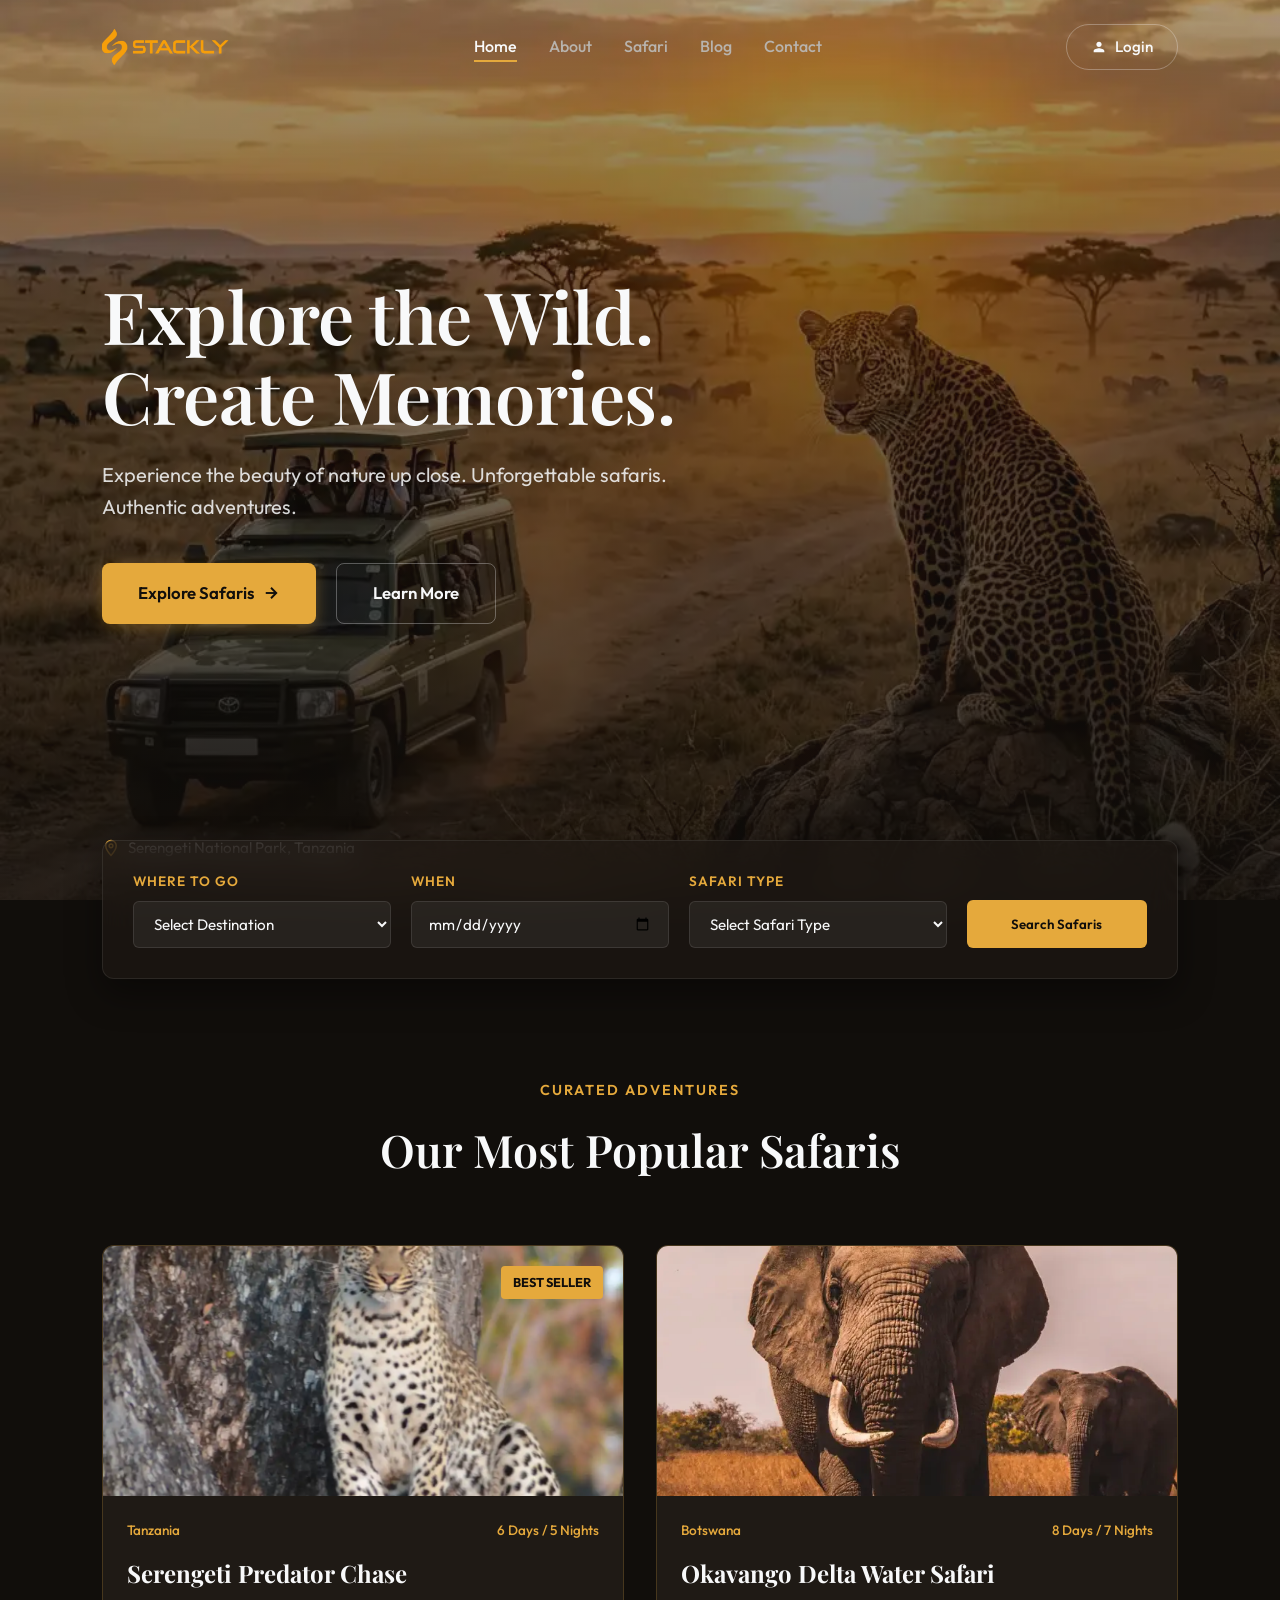
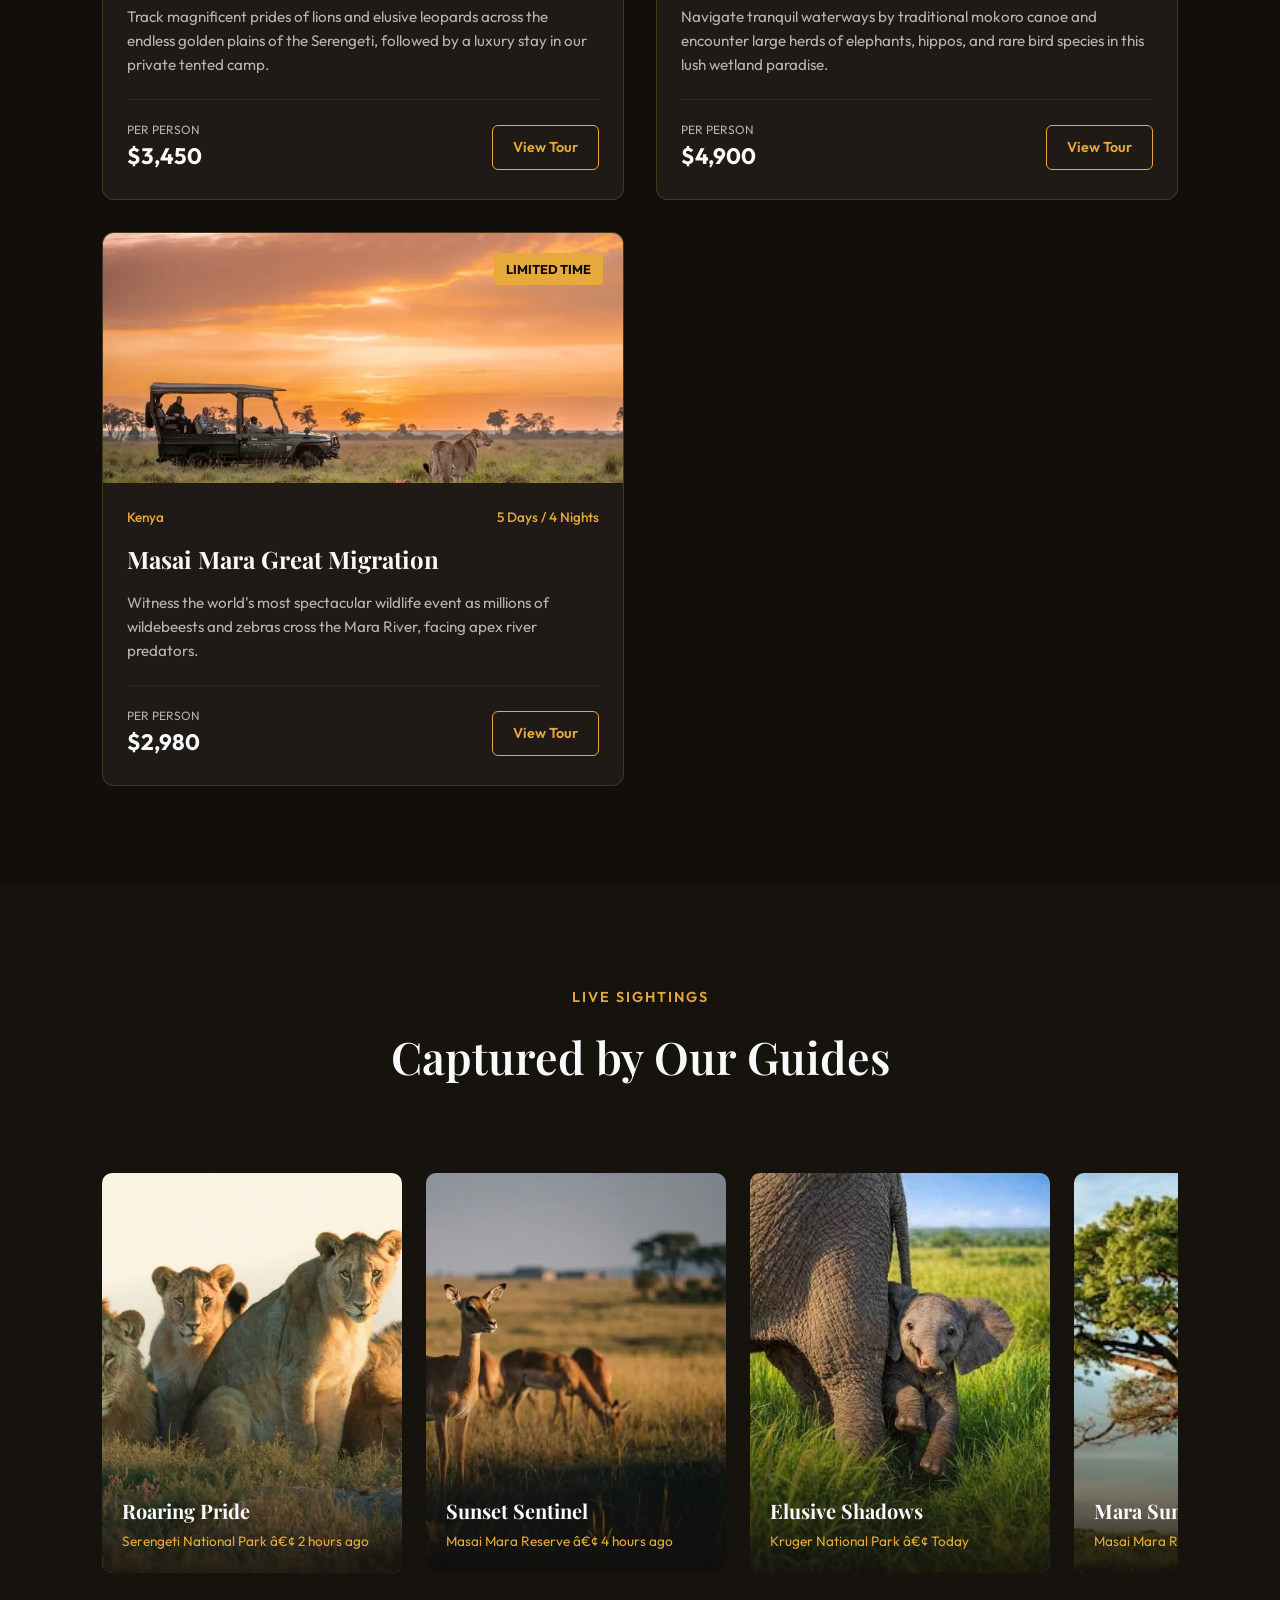
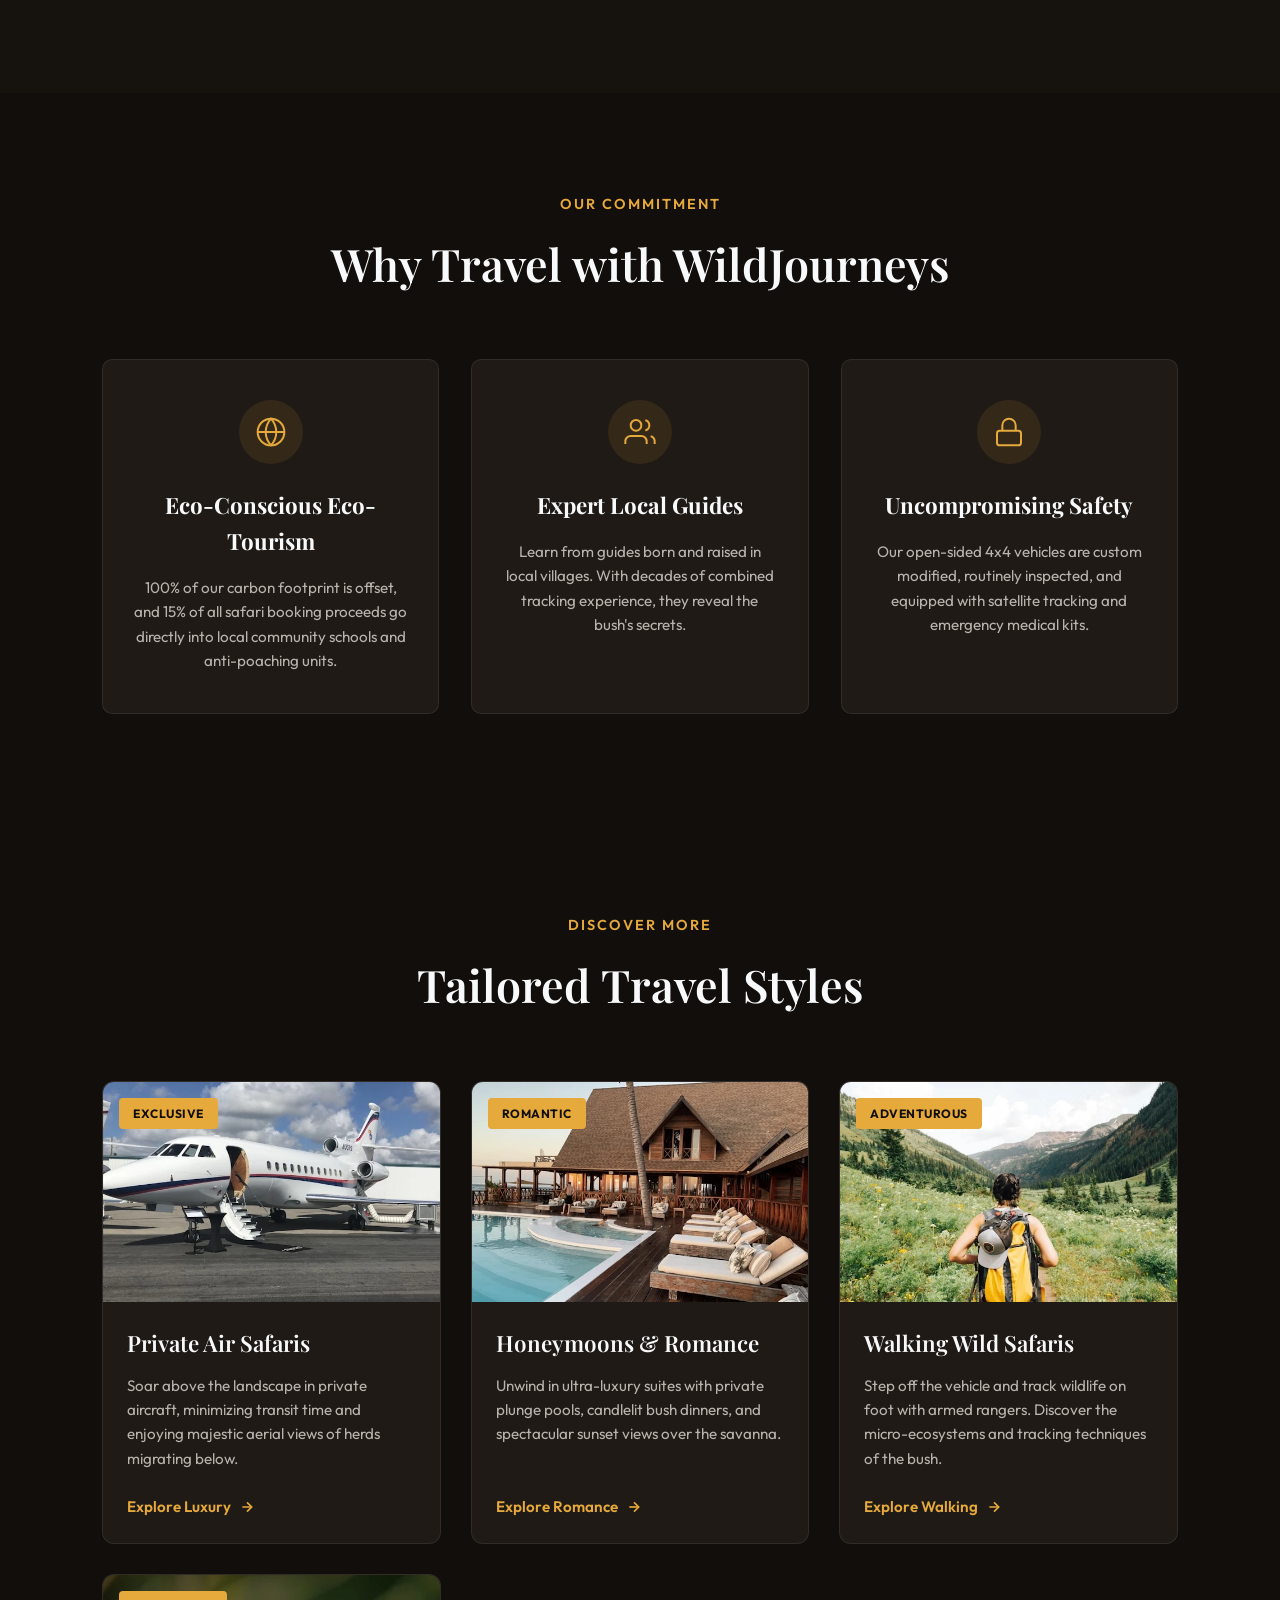
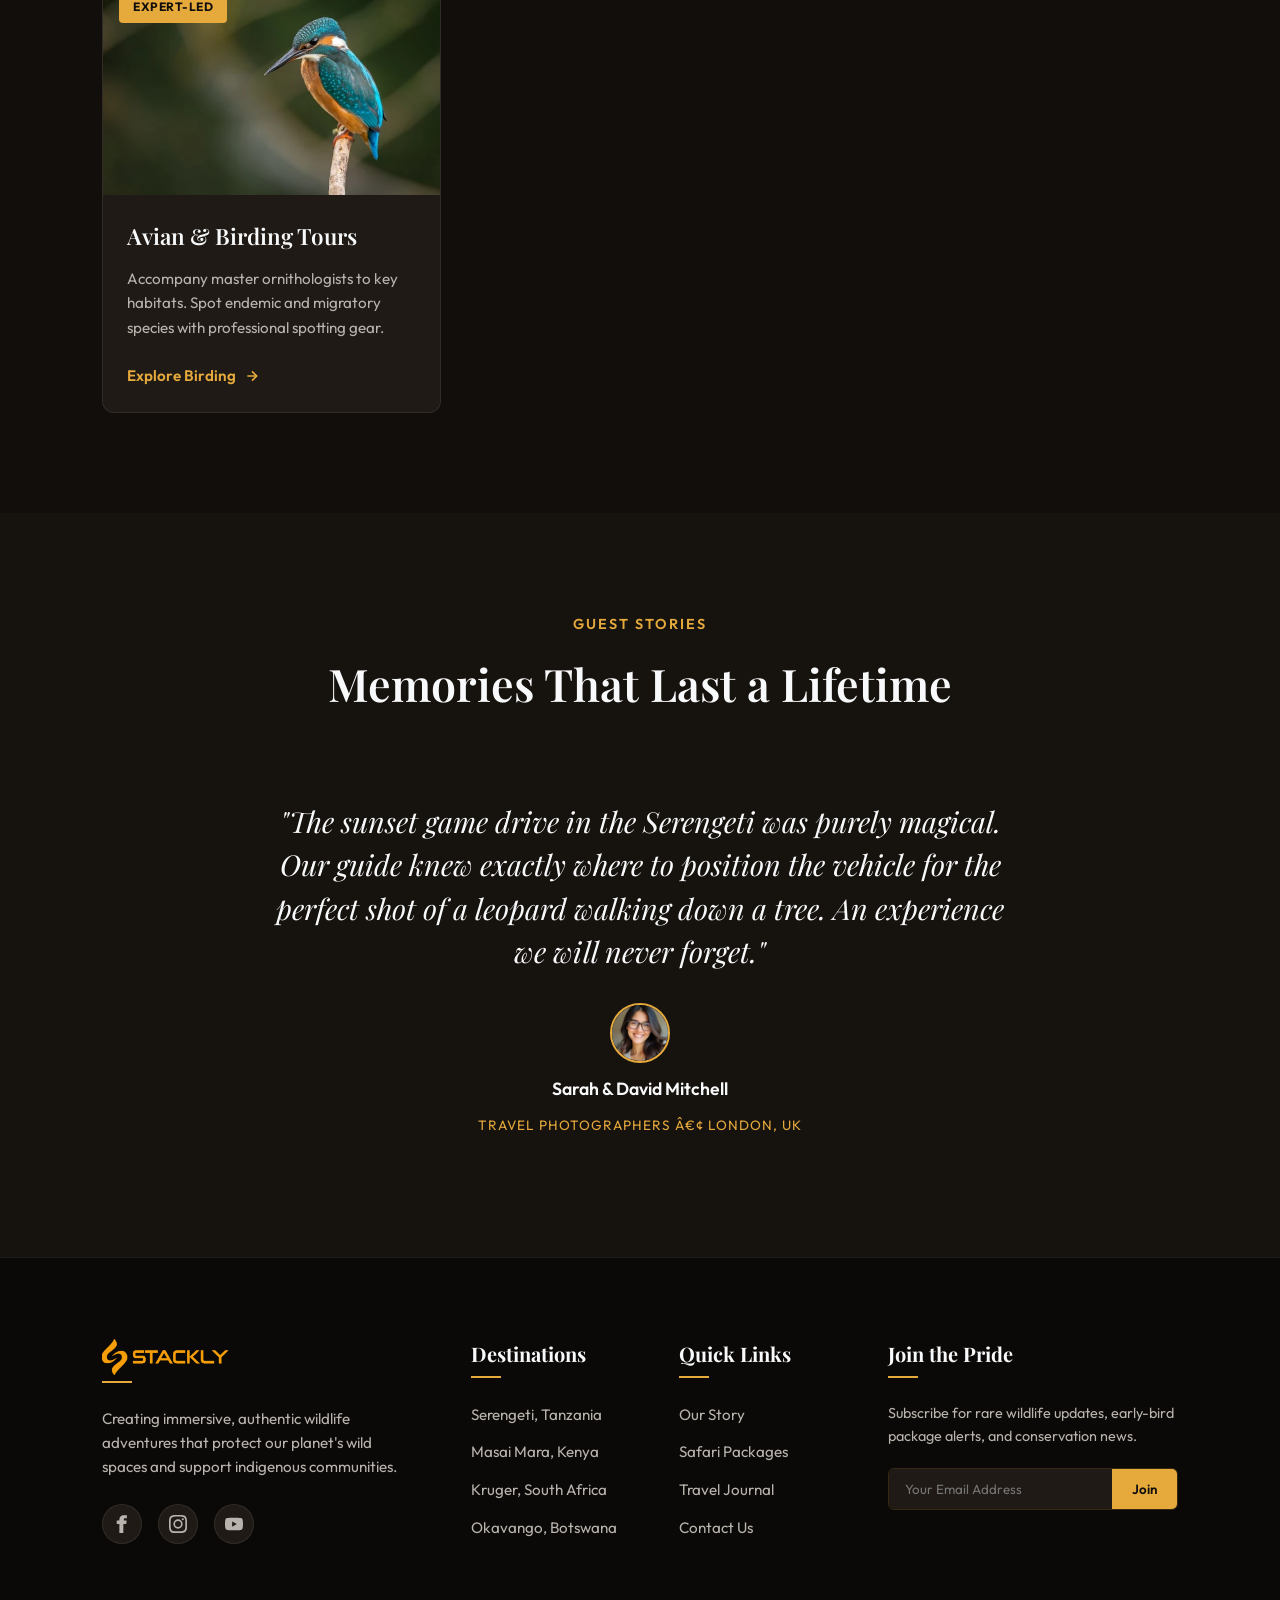
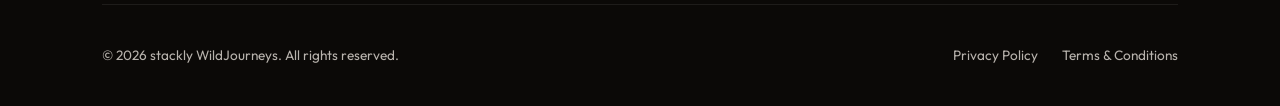
<file: index.html>
﻿<!DOCTYPE html>
<html lang="en">
<head>
    <meta charset="UTF-8">
    <meta name="viewport" content="width=device-width, initial-scale=1.0">
    <meta name="description" content="Embark on unforgettable safari experiences with WildJourneys. Explore Serengeti, Kruger, and Masai Mara. Book your wildlife tourism adventure today.">
    <title>WildJourneys | Luxury Wildlife Safaris & Eco-Tourism</title>
    <link rel="stylesheet" href="css/index.css">
</head>
<body>

    <!-- Header Navbar -->
    <nav class="navbar">
        <a href="index.html" class="nav-brand">
            <img src="assets/logo (2) (3).webp" alt="Logo" style="height: 36px; width: auto;">
        </a>
        <ul class="nav-links">
            <li><a href="index.html" class="active">Home</a></li>
            <li><a href="about.html">About</a></li>
            <li><a href="safari.html">Safari</a></li>
            <li><a href="blog.html">Blog</a></li>
            <li><a href="contact.html">Contact</a></li>
            <li class="mobile-login"><a href="login.html" class="btn-login"><svg viewBox="0 0 24 24" width="20" height="20" fill="currentColor"><path d="M12 12c2.21 0 4-1.79 4-4s-1.79-4-4-4-4 1.79-4 4 1.79 4 4 4zm0 2c-2.67 0-8 1.34-8 4v2h16v-2c0-2.66-5.33-4-8-4z"/></svg><span>Login</span></a></li>
        </ul>
        <div class="nav-actions">
            <a href="login.html" class="btn-login">
                <svg viewBox="0 0 24 24">
                    <path d="M12 12c2.21 0 4-1.79 4-4s-1.79-4-4-4-4 1.79-4 4 1.79 4 4 4zm0 2c-2.67 0-8 1.34-8 4v2h16v-2c0-2.66-5.33-4-8-4z"/>
                </svg>
                <span>Login</span>
            </a>
        </div>
        <button class="menu-toggle" aria-label="Toggle Navigation">
            <span></span>
            <span></span>
            <span></span>
        </button>
    </nav>

    <!-- Hero Section -->
    <header class="hero">
        <div class="hero-content">
            <h1>Explore the Wild.<br>Create Memories.</h1>
            <p>Experience the beauty of nature up close. Unforgettable safaris. Authentic adventures.</p>
            <div class="hero-buttons">
                <a href="404.html" class="btn-primary">
                    <span>Explore Safaris</span>
                    <svg viewBox="0 0 24 24">
                        <line x1="5" y1="12" x2="19" y2="12"></line>
                        <polyline points="12 5 19 12 12 19"></polyline>
                    </svg>
                </a>
                <a href="404.html" class="btn-secondary">Learn More</a>
            </div>
        </div>
        <div class="hero-location">
            <svg viewBox="0 0 24 24">
                <path d="M12 2C8.13 2 5 5.13 5 9c0 5.25 7 13 7 13s7-7.75 7-13c0-3.87-3.13-7-7-7zm0 9.5c-1.38 0-2.5-1.12-2.5-2.5s1.12-2.5 2.5-2.5 2.5 1.12 2.5 2.5-1.12 2.5-2.5 2.5z"/>
            </svg>
            <span>Serengeti National Park, Tanzania</span>
        </div>
    </header>

    <!-- Booking Widget Section -->
    <div class="booking-widget-container">
        <form class="booking-widget" action="safari.html" method="GET">
            <div class="form-group">
                <label for="destination">Where to go</label>
                <select id="destination" name="destination">
                    <option value="">Select Destination</option>
                    <option value="serengeti">Serengeti, Tanzania</option>
                    <option value="kruger">Kruger, South Africa</option>
                    <option value="masaimara">Masai Mara, Kenya</option>
                    <option value="okavango">Okavango Delta, Botswana</option>
                </select>
            </div>
            <div class="form-group">
                <label for="date">When</label>
                <input type="date" id="date" name="date">
            </div>
            <div class="form-group">
                <label for="safari-type">Safari Type</label>
                <select id="safari-type" name="type">
                    <option value="">Select Safari Type</option>
                    <option value="photography">Photography Safari</option>
                    <option value="luxury">Luxury Lodge</option>
                    <option value="family">Family Adventure</option>
                    <option value="camping">Classic Mobile Camping</option>
                </select>
            </div>
            <button type="submit" class="btn-submit">Search Safaris</button>
        </form>
    </div>

    <!-- Featured Safaris -->
    <section class="featured-safaris">
        <div class="section-header">
            <span class="subtitle">Curated Adventures</span>
            <h2>Our Most Popular Safaris</h2>
        </div>
        <div class="safari-grid">
            <!-- Safari Card 1 -->
            <div class="safari-card">
                <div class="card-img-wrapper">
                    <span class="card-badge">Best Seller</span>
                    <img src="assets/opt_Elusive_Shadows_b9e1749f.webp">
                </div>
                <div class="card-info">
                    <div class="card-meta">
                        <span>Tanzania</span>
                        <span>6 Days / 5 Nights</span>
                    </div>
                    <h3>Serengeti Predator Chase</h3>
                    <p>Track magnificent prides of lions and elusive leopards across the endless golden plains of the Serengeti, followed by a luxury stay in our private tented camp.</p>
                    <div class="card-footer">
                        <div class="card-price">
                            <span class="price-label">Per Person</span>
                            <span class="price-value">$3,450</span>
                        </div>
                        <a href="safari.html?id=serengeti" class="btn-card">View Tour</a>
                    </div>
                </div>
            </div>
            <!-- Safari Card 2 -->
            <div class="safari-card">
                <div class="card-img-wrapper">
                    <img src="assets/opt_Elephant_3dfd2529.webp">
                </div>
                <div class="card-info">
                    <div class="card-meta">
                        <span>Botswana</span>
                        <span>8 Days / 7 Nights</span>
                    </div>
                    <h3>Okavango Delta Water Safari</h3>
                    <p>Navigate tranquil waterways by traditional mokoro canoe and encounter large herds of elephants, hippos, and rare bird species in this lush wetland paradise.</p>
                    <div class="card-footer">
                        <div class="card-price">
                            <span class="price-label">Per Person</span>
                            <span class="price-value">$4,900</span>
                        </div>
                        <a href="safari.html?id=okavango" class="btn-card">View Tour</a>
                    </div>
                </div>
            </div>
            <!-- Safari Card 3 -->
            <div class="safari-card">
                <div class="card-img-wrapper">
                    <span class="card-badge">Limited Time</span>
                    <img src="assets/opt_home.1_329f6bbb.webp">
                </div>
                <div class="card-info">
                    <div class="card-meta">
                        <span>Kenya</span>
                        <span>5 Days / 4 Nights</span>
                    </div>
                    <h3>Masai Mara Great Migration</h3>
                    <p>Witness the world's most spectacular wildlife event as millions of wildebeests and zebras cross the Mara River, facing apex river predators.</p>
                    <div class="card-footer">
                        <div class="card-price">
                            <span class="price-label">Per Person</span>
                            <span class="price-value">$2,980</span>
                        </div>
                        <a href="safari.html?id=masaimara" class="btn-card">View Tour</a>
                    </div>
                </div>
            </div>
        </div>
    </section>

    <!-- Recent Sightings Gallery -->
    <section class="sightings-gallery" style="background-color: #16120e;">
        <div class="section-header">
            <span class="subtitle">Live Sightings</span>
            <h2>Captured by Our Guides</h2>
        </div>
        <div class="gallery-container">
            <div class="gallery-card">
                <img src="assets/opt_lion_9933a657.webp">
                <div class="gallery-card-overlay">
                    <h4>Roaring Pride</h4>
                    <p>Serengeti National Park â€¢ 2 hours ago</p>
                </div>
            </div>
            <div class="gallery-card">
                <img src="assets/opt_Sunset_Sentinel_2d817c9a.webp">
                <div class="gallery-card-overlay">
                    <h4>Sunset Sentinel</h4>
                    <p>Masai Mara Reserve â€¢ 4 hours ago</p>
                </div>
            </div>
            <div class="gallery-card">
                <img src="assets/opt_small-elephant_58def434.webp">
                <div class="gallery-card-overlay">
                    <h4>Elusive Shadows</h4>
                    <p>Kruger National Park â€¢ Today</p>
                </div>
            </div>
            <div class="gallery-card">
                <img src="assets/opt_photo-1502082553048-f009c37129b9_1f0c27c3.webp" alt="Acacia Tree">
                <div class="gallery-card-overlay">
                    <h4>Mara Sunrise</h4>
                    <p>Masai Mara Reserve â€¢ Yesterday</p>
                </div>
            </div>
        </div>
    </section>

    <!-- Why Choose Us / Features -->
    <section class="why-us">
        <div class="section-header">
            <span class="subtitle">Our Commitment</span>
            <h2>Why Travel with WildJourneys</h2>
        </div>
        <div class="features-grid">
            <div class="feature-box">
                <div class="feature-icon-wrapper">
                    <svg viewBox="0 0 24 24">
                        <circle cx="12" cy="12" r="10"></circle>
                        <path d="M12 2a15.3 15.3 0 0 1 4 10 15.3 15.3 0 0 1-4 10 15.3 15.3 0 0 1-4-10 15.3 15.3 0 0 1 4-10z"></path>
                        <path d="M2 12h20"></path>
                    </svg>
                </div>
                <h3>Eco-Conscious Eco-Tourism</h3>
                <p>100% of our carbon footprint is offset, and 15% of all safari booking proceeds go directly into local community schools and anti-poaching units.</p>
            </div>
            <div class="feature-box">
                <div class="feature-icon-wrapper">
                    <svg viewBox="0 0 24 24">
                        <path d="M17 21v-2a4 4 0 0 0-4-4H5a4 4 0 0 0-4 4v2"></path>
                        <circle cx="9" cy="7" r="4"></circle>
                        <path d="M23 21v-2a4 4 0 0 0-3-3.87"></path>
                        <path d="M16 3.13a4 4 0 0 1 0 7.75"></path>
                    </svg>
                </div>
                <h3>Expert Local Guides</h3>
                <p>Learn from guides born and raised in local villages. With decades of combined tracking experience, they reveal the bush's secrets.</p>
            </div>
            <div class="feature-box">
                <div class="feature-icon-wrapper">
                    <svg viewBox="0 0 24 24">
                        <rect x="3" y="11" width="18" height="11" rx="2" ry="2"></rect>
                        <path d="M7 11V7a5 5 0 0 1 10 0v4"></path>
                    </svg>
                </div>
                <h3>Uncompromising Safety</h3>
                <p>Our open-sided 4x4 vehicles are custom modified, routinely inspected, and equipped with satellite tracking and emergency medical kits.</p>
            </div>
        </div>
    </section>

    <!-- Tailored Travel Styles Section -->
    <section class="more-experiences" id="more-experiences">
        <div class="section-header">
            <span class="subtitle">Discover More</span>
            <h2>Tailored Travel Styles</h2>
        </div>
        <div class="experience-grid">
            <!-- Experience Card 1 -->
            <div class="experience-card">
                <div class="exp-img-wrapper">
                    <span class="exp-badge">Exclusive</span>
                    <img src="assets/opt_photo-1540962351504-03099e0a754b_58f34fea.webp" alt="Private Air Safaris">
                </div>
                <div class="exp-content">
                    <h3>Private Air Safaris</h3>
                    <p>Soar above the landscape in private aircraft, minimizing transit time and enjoying majestic aerial views of herds migrating below.</p>
                    <a href="safari.html?type=luxury" class="btn-text">
                        <span>Explore Luxury</span>
                        <svg viewBox="0 0 24 24">
                            <line x1="5" y1="12" x2="19" y2="12"></line>
                            <polyline points="12 5 19 12 12 19"></polyline>
                        </svg>
                    </a>
                </div>
            </div>
            <!-- Experience Card 2 -->
            <div class="experience-card">
                <div class="exp-img-wrapper">
                    <span class="exp-badge">Romantic</span>
                    <img src="assets/opt_photo-1566073771259-6a8506099945_143965fd.webp" alt="Honeymoons & Romance">
                </div>
                <div class="exp-content">
                    <h3>Honeymoons & Romance</h3>
                    <p>Unwind in ultra-luxury suites with private plunge pools, candlelit bush dinners, and spectacular sunset views over the savanna.</p>
                    <a href="safari.html?type=luxury" class="btn-text">
                        <span>Explore Romance</span>
                        <svg viewBox="0 0 24 24">
                            <line x1="5" y1="12" x2="19" y2="12"></line>
                            <polyline points="12 5 19 12 12 19"></polyline>
                        </svg>
                    </a>
                </div>
            </div>
            <!-- Experience Card 3 -->
            <div class="experience-card">
                <div class="exp-img-wrapper">
                    <span class="exp-badge">Adventurous</span>
                    <img src="assets/opt_photo-1501555088652-021faa106b9b_5cddd760.webp" alt="Walking Wild Safaris">
                </div>
                <div class="exp-content">
                    <h3>Walking Wild Safaris</h3>
                    <p>Step off the vehicle and track wildlife on foot with armed rangers. Discover the micro-ecosystems and tracking techniques of the bush.</p>
                    <a href="safari.html?type=family" class="btn-text">
                        <span>Explore Walking</span>
                        <svg viewBox="0 0 24 24">
                            <line x1="5" y1="12" x2="19" y2="12"></line>
                            <polyline points="12 5 19 12 12 19"></polyline>
                        </svg>
                    </a>
                </div>
            </div>
            <!-- Experience Card 4 -->
            <div class="experience-card">
                <div class="exp-img-wrapper">
                    <span class="exp-badge">Expert-Led</span>
                    <img src="assets/opt_photo-1444464666168-49d633b86797_c12252d3.webp" alt="Avian & Birding Tours">
                </div>
                <div class="exp-content">
                    <h3>Avian & Birding Tours</h3>
                    <p>Accompany master ornithologists to key habitats. Spot endemic and migratory species with professional spotting gear.</p>
                    <a href="safari.html?type=photography" class="btn-text">
                        <span>Explore Birding</span>
                        <svg viewBox="0 0 24 24">
                            <line x1="5" y1="12" x2="19" y2="12"></line>
                            <polyline points="12 5 19 12 12 19"></polyline>
                        </svg>
                    </a>
                </div>
            </div>
        </div>
    </section>

    <!-- Testimonials Section -->
    <section class="testimonials" style="background-color: #16120e;">
        <div class="section-header">
            <span class="subtitle">Guest Stories</span>
            <h2>Memories That Last a Lifetime</h2>
        </div>
        <div class="testimonial-container">
            <div class="testimonial-slide">
                <p class="testimonial-quote">"The sunset game drive in the Serengeti was purely magical. Our guide knew exactly where to position the vehicle for the perfect shot of a leopard walking down a tree. An experience we will never forget."</p>
                <div class="testimonial-author">
                    <img src="assets/uifaces-popular-avatar (3) (1).webp" alt="Sarah & David" class="author-img">
                    <span class="author-name">Sarah &amp; David Mitchell</span>
                    <span class="author-role">Travel Photographers â€¢ London, UK</span>
                </div>
            </div>
        </div>
    </section>

    <!-- Footer -->
    <footer>
        <div class="footer-grid">
            <div class="footer-col brand">
                <h4><img src="assets/logo (2) (3).webp" alt="Logo" style="height: 36px; width: auto; vertical-align: middle;"></h4>
                <p>Creating immersive, authentic wildlife adventures that protect our planet's wild spaces and support indigenous communities.</p>
                <div class="social-links">
                    <a href="404.html" aria-label="Facebook">
                        <svg viewBox="0 0 24 24"><path d="M18.77,7.46H14.5v-1.9c0-.9.6-1.1,1-1.1h3V.27l-4.2-.08c-4.7,0-5.8,3.5-5.8,5.7v1.6H5v4.6H8.5v12h5.3v-12h3.9l.5-4.6Z"/></svg>
                    </a>
                    <a href="404.html" aria-label="Instagram">
                        <svg viewBox="0 0 24 24"><path d="M12,2.16c3.2,0,3.58,0,4.85.07,3.26.15,4.72,1.63,4.87,4.87,0,1.27.07,1.64.07,4.85s0,3.58-.07,4.85c-.15,3.23-1.61,4.71-4.87,4.87-1.27.07-1.64.07-4.85.07s-3.58,0-4.85-.07c-3.26-.15-4.72-1.63-4.87-4.87,0-1.27-.07-1.64-.07-4.85s0-3.58.07-4.85C2.45,3.87,3.91,2.39,7.15,2.23,8.42,2.17,8.8,2.16,12,2.16M12,0C8.74,0,8.33,0,7.05.07a12,12,0,0,0-4,1A8.25,8.25,0,0,0,.78,3.31,12,12,0,0,0,0,7.05C0,8.33,0,8.74,0,12s0,3.67.07,4.95a12,12,0,0,0,1,4,8.25,8.25,0,0,0,2.24,2.24,12,12,0,0,0,4,.78C8.33,24,8.74,24,12,24s3.67,0,4.95-.07a12,12,0,0,0,4-1a8.29,8.29,0,0,0,2.24-2.24,12,12,0,0,0,.78-4C24,15.67,24,15.26,24,12s0-3.67-.07-4.95a12,12,0,0,0-1-4,8.29,8.29,0,0,0-2.24-2.24,12,12,0,0,0-4-.78C15.67,0,15.26,0,12,0Z"/><path d="M12,5.83A6.17,6.17,0,1,0,18.17,12,6.17,6.17,0,0,0,12,5.83ZM12,16a4,4,0,1,1,4-4A4,4,0,0,1,12,16Z"/><circle cx="18.4" cy="5.6" r="1.43"/></svg>
                    </a>
                    <a href="404.html" aria-label="YouTube">
                        <svg viewBox="0 0 24 24"><path d="M23.5,6.2A3,3,0,0,0,21.4,4.1C19.5,3.6,12,3.6,12,3.6s-7.5,0-9.4.5A3,3,0,0,0,.5,6.2C0,8.1,0,12,0,12s0,3.9.5,5.8a3,3,0,0,0,2.1,2.1c1.9.5,9.4.5,9.4.5s7.5,0,9.4-.5a3,3,0,0,0,2.1-2.1C24,15.9,24,12,24,12S24,8.1,23.5,6.2ZM9.5,15.5V8.5L15.8,12Z"/></svg>
                    </a>
                </div>
            </div>
            <div class="footer-col">
                <h4>Destinations</h4>
                <ul>
                    <li><a href="404.html">Serengeti, Tanzania</a></li>
                    <li><a href="404.html">Masai Mara, Kenya</a></li>
                    <li><a href="404.html">Kruger, South Africa</a></li>
                    <li><a href="404.html">Okavango, Botswana</a></li>
                </ul>
            </div>
            <div class="footer-col">
                <h4>Quick Links</h4>
                <ul>
                    <li><a href="404.html">Our Story</a></li>
                    <li><a href="404.html">Safari Packages</a></li>
                    <li><a href="404.html">Travel Journal</a></li>
                    <li><a href="404.html">Contact Us</a></li>
                </ul>
            </div>
            <div class="footer-col">
                <h4>Join the Pride</h4>
                <div class="newsletter-form">
                    <p>Subscribe for rare wildlife updates, early-bird package alerts, and conservation news.</p>
                    <div class="newsletter-input-group">
                        <input type="email" placeholder="Your Email Address" aria-label="Email address">
                        <button type="submit">Join</button>
                    </div>
                </div>
            </div>
        </div>
        <div class="footer-bottom">
            <p>&copy; 2026 stackly WildJourneys. All rights reserved.</p>
            <div class="footer-bottom-links">
                <a href="#">Privacy Policy</a>
                <a href="#">Terms &amp; Conditions</a>
            </div>
        </div>
    </footer>

    <script src="js/script.js"></script>
</body>
</html>
</file>
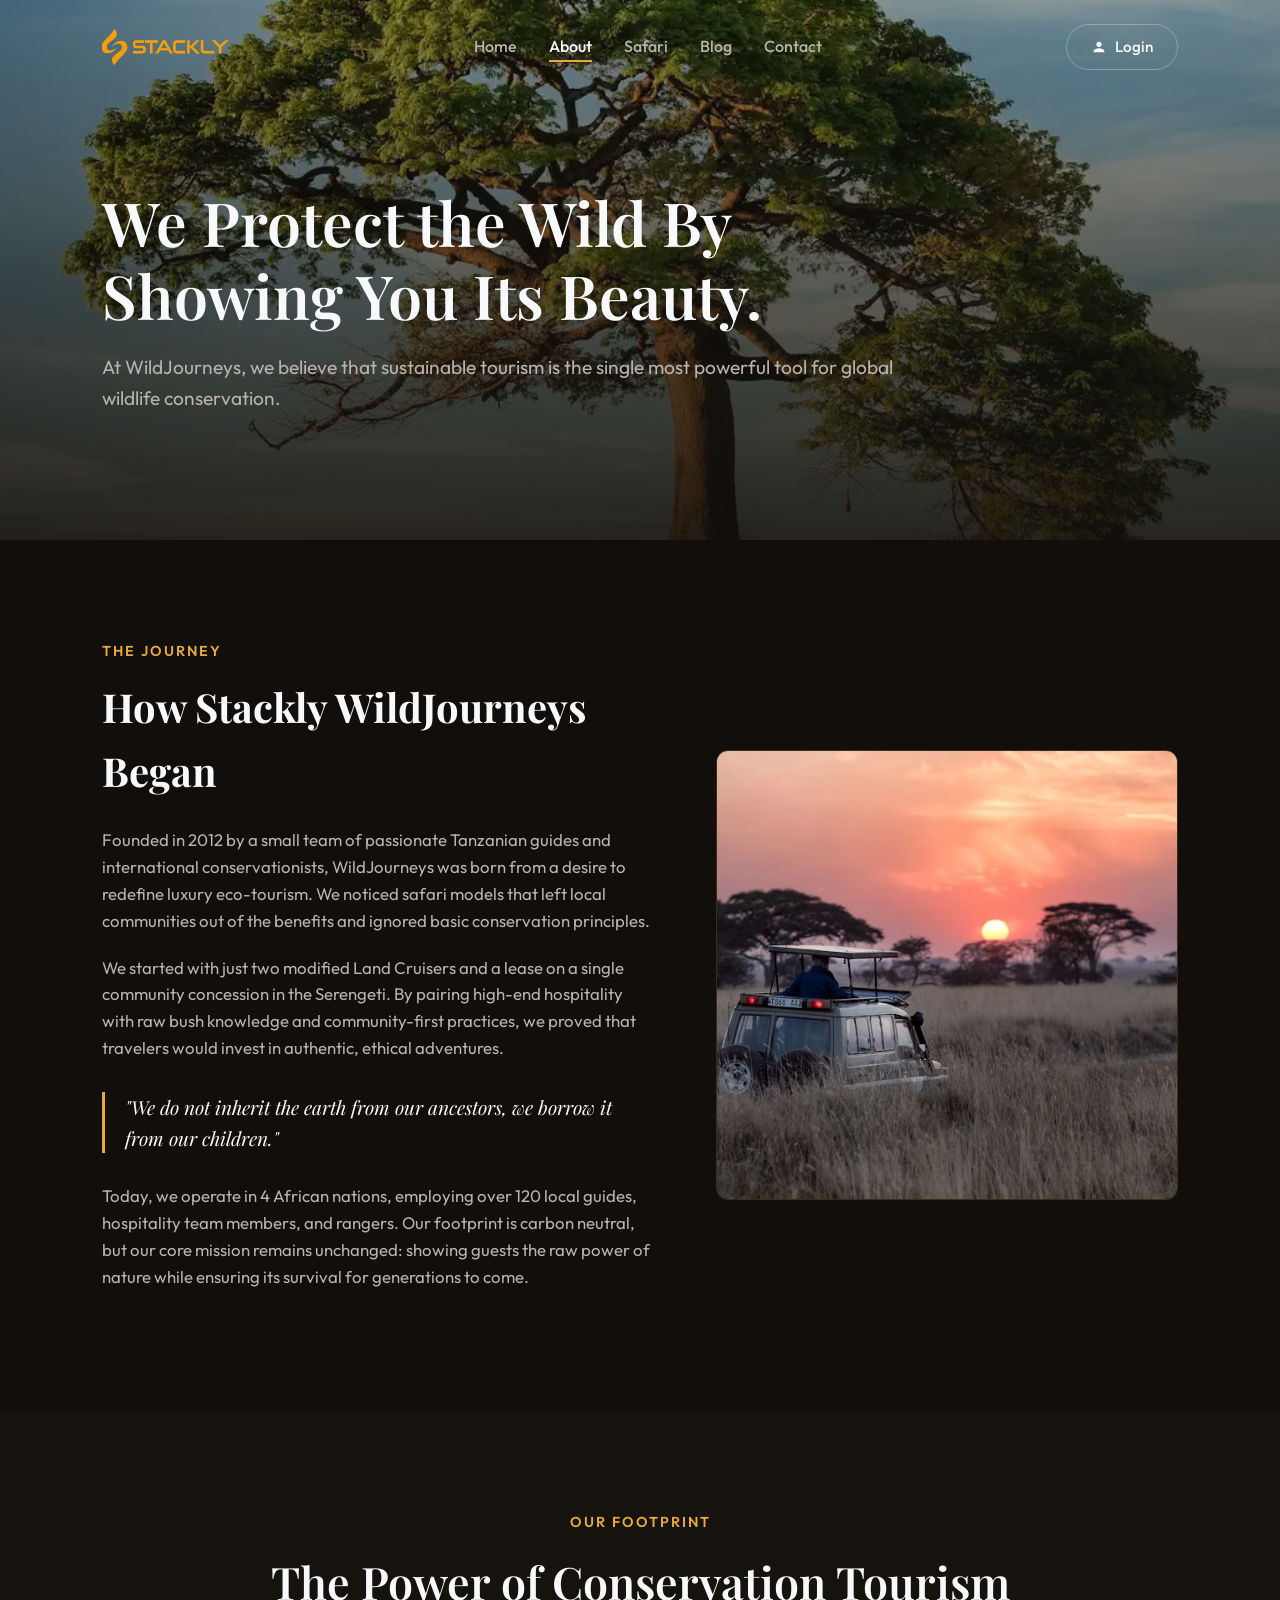
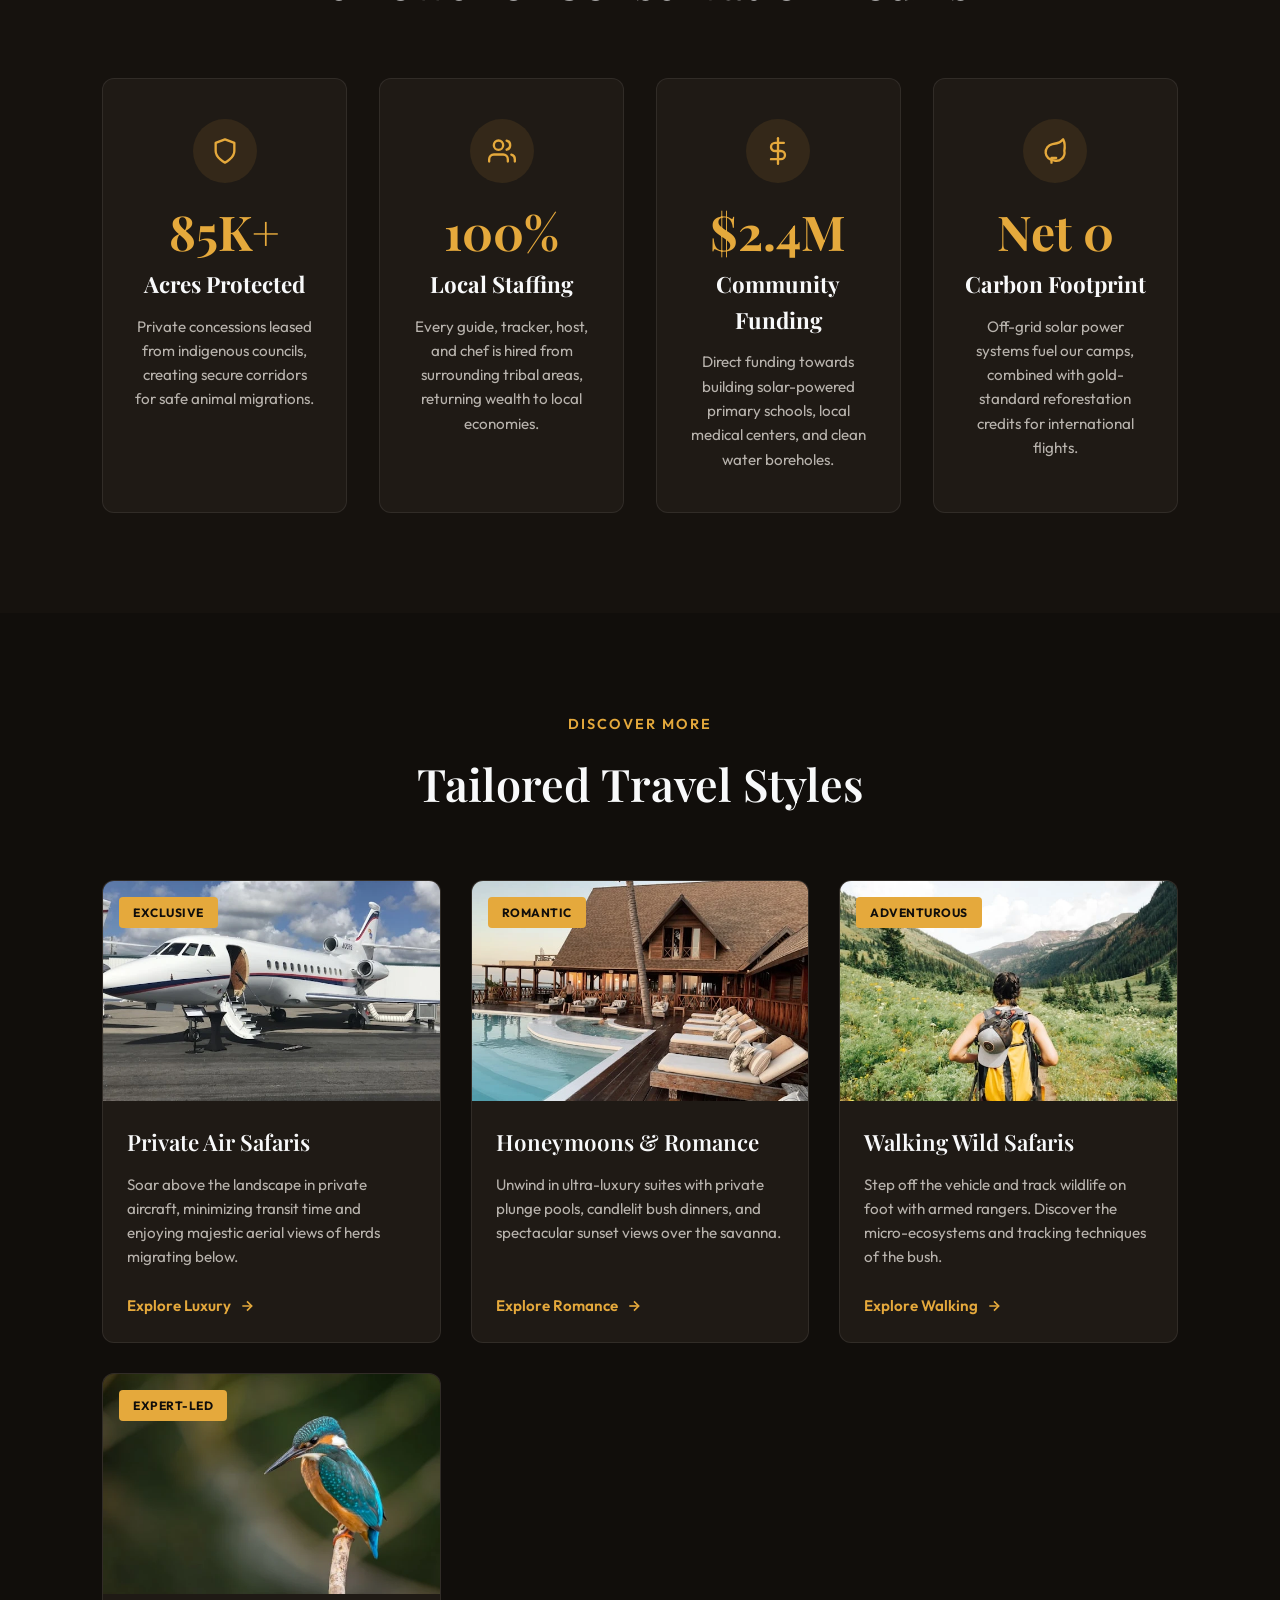
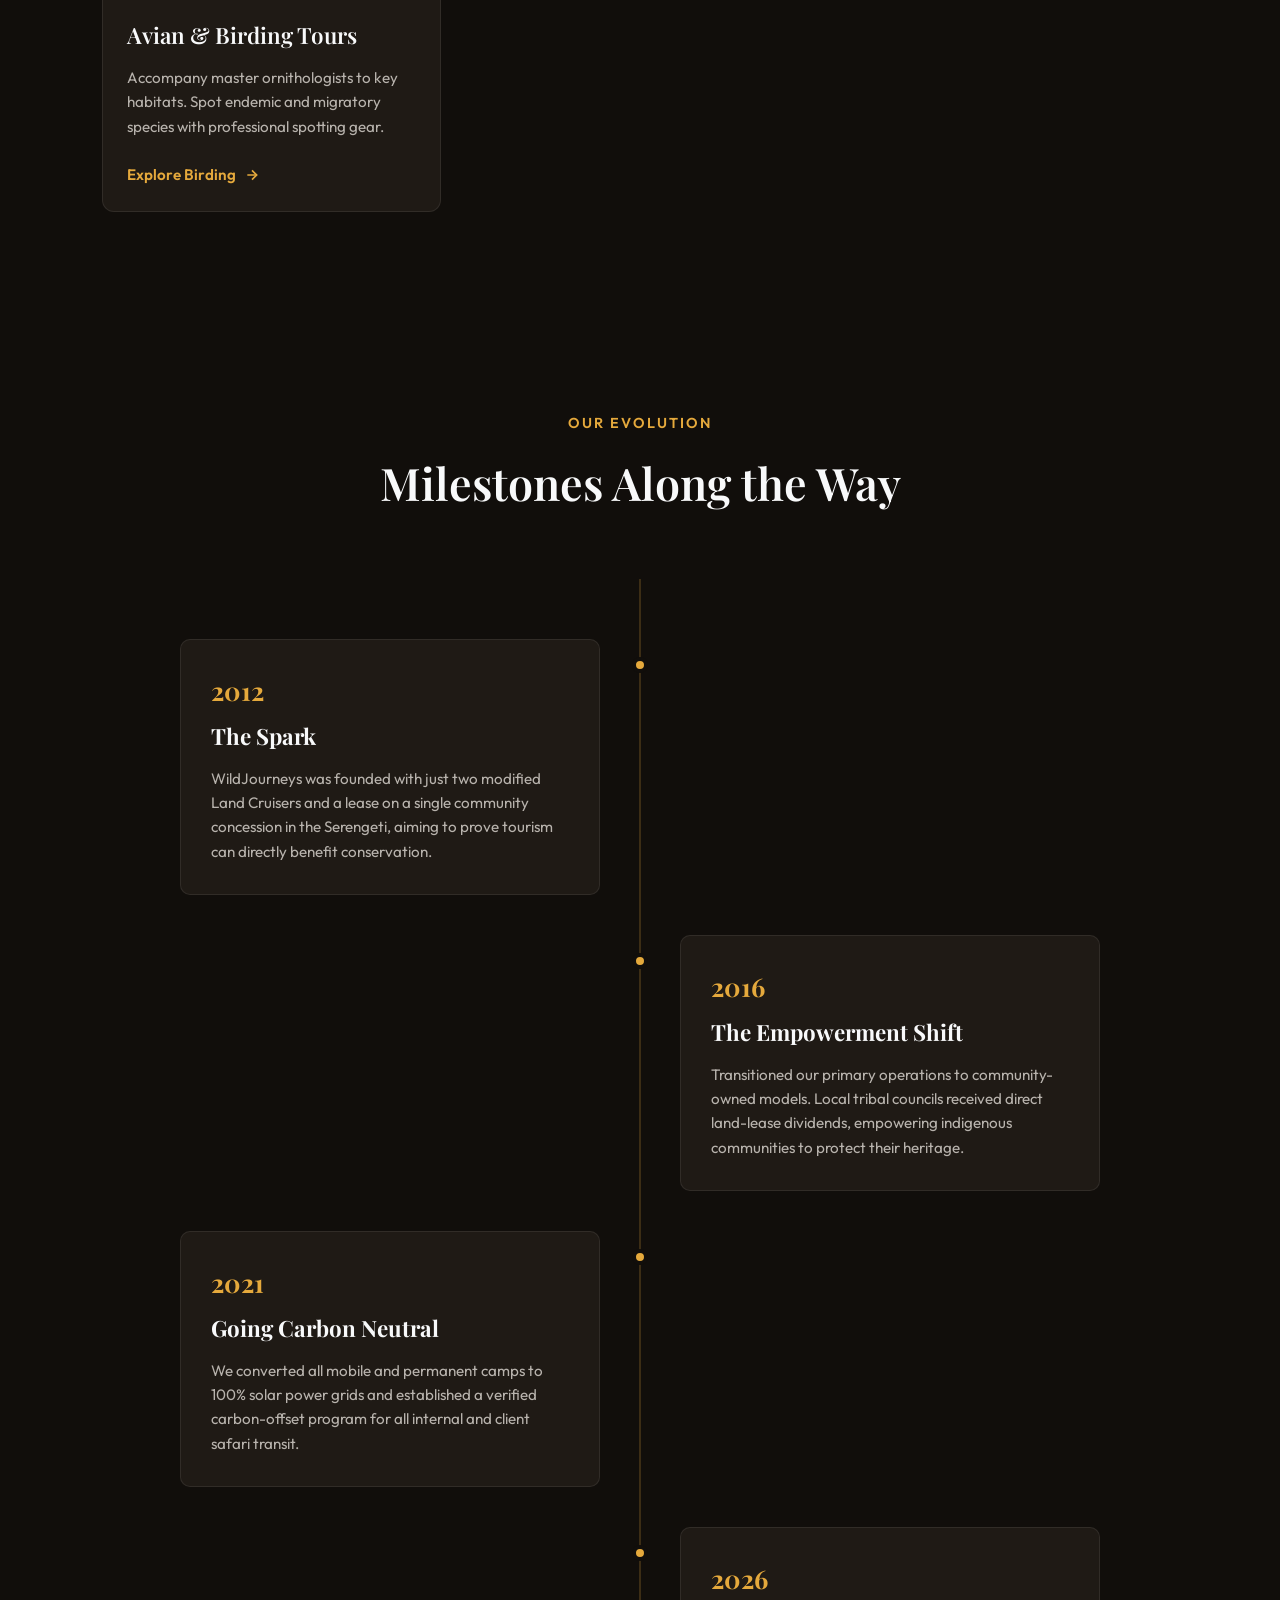
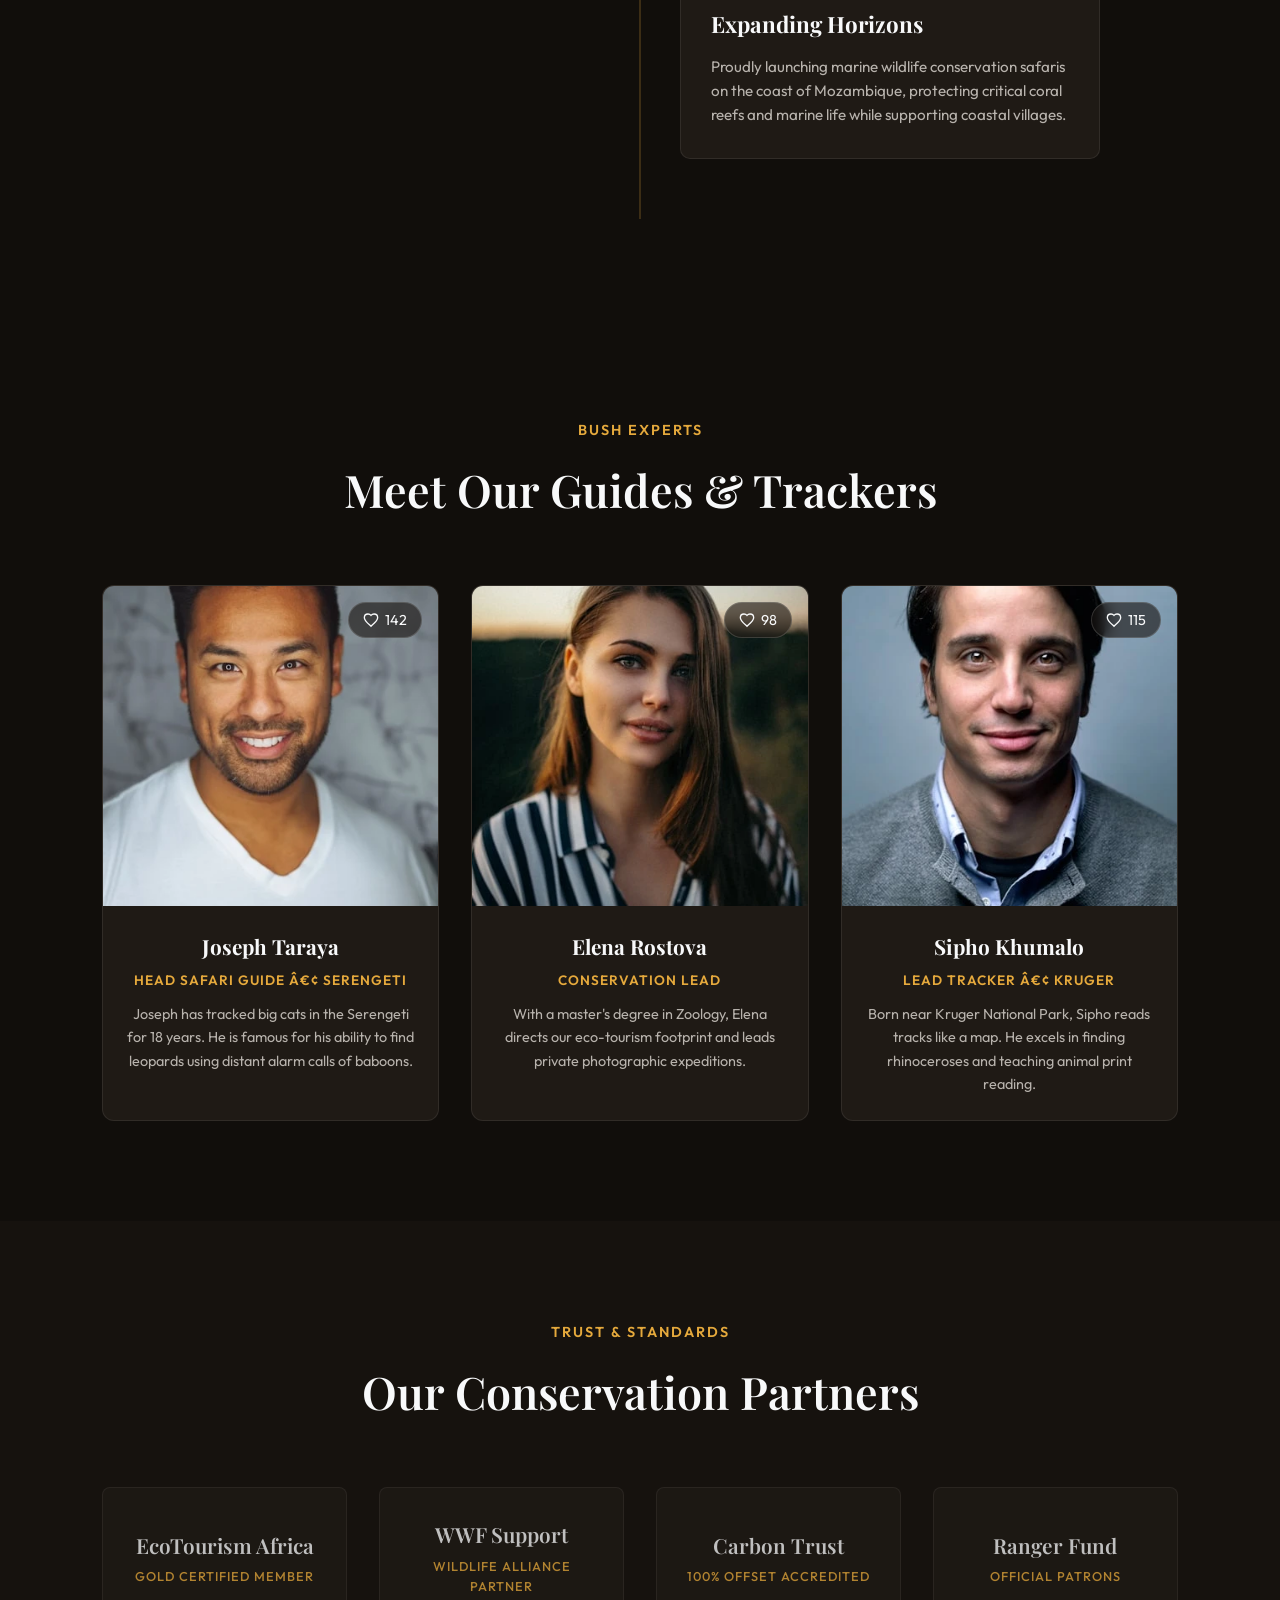
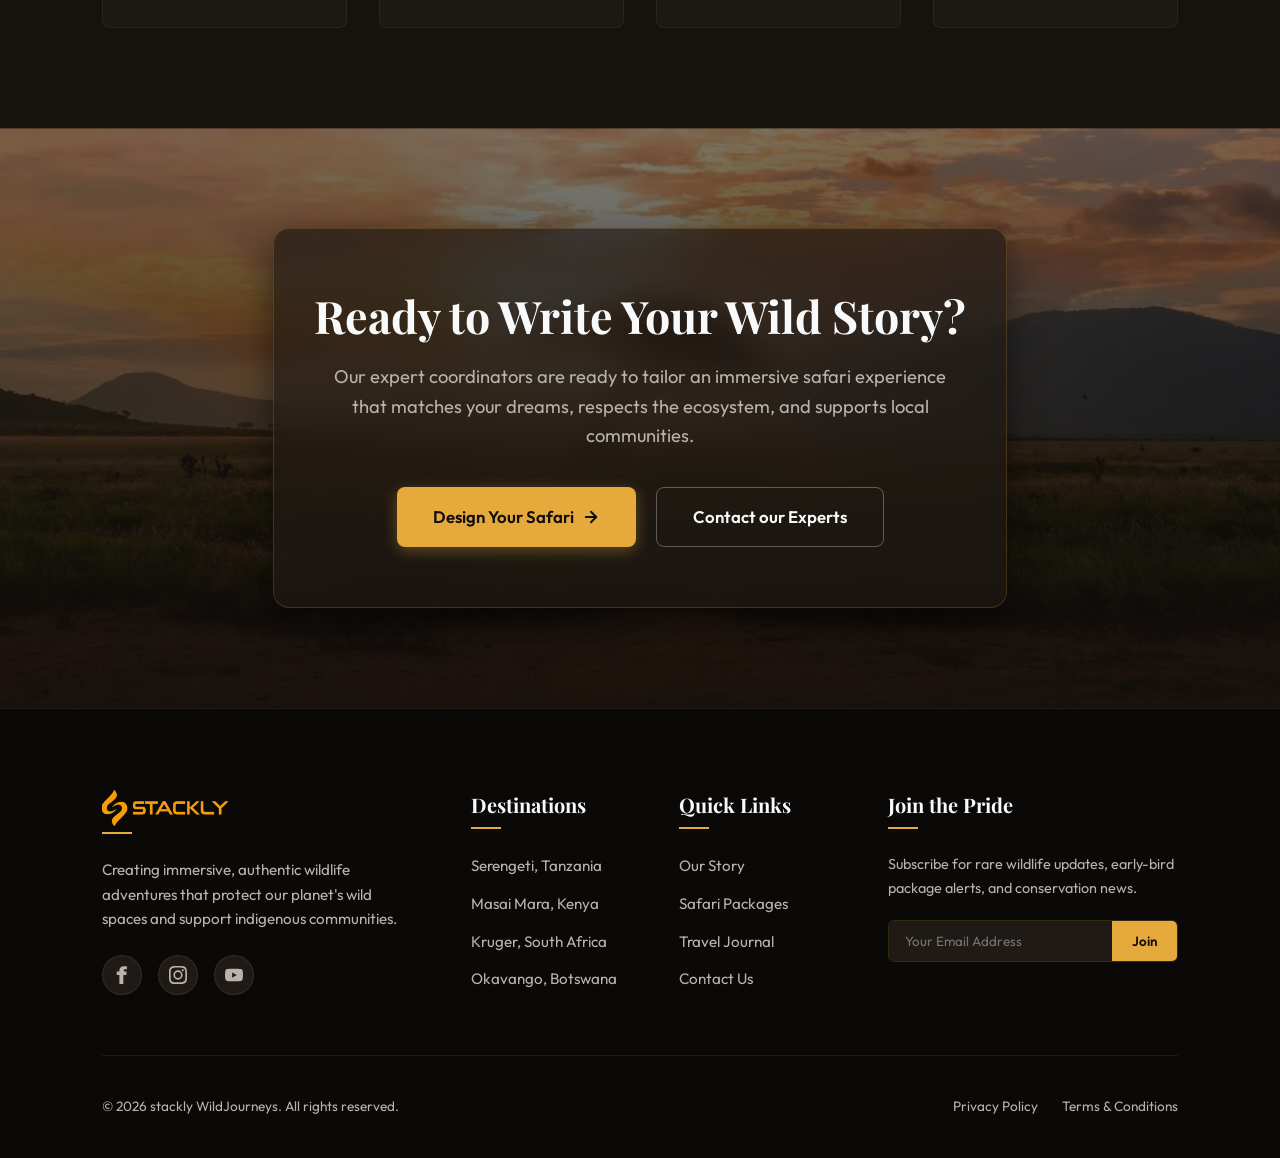
<file: about.html>
﻿<!DOCTYPE html>
<html lang="en">
<head>
    <meta charset="UTF-8">
    <meta name="viewport" content="width=device-width, initial-scale=1.0">
    <meta name="description" content="Discover the mission, history, and values of WildJourneys. Meet our expert local guides and learn about our commitment to conservation and community.">
    <title>Our Story & Team | WildJourneys</title>
    <link rel="stylesheet" href="css/index.css">
    <link rel="stylesheet" href="css/about.css">
</head>
<body>

    <!-- Header Navbar -->
    <nav class="navbar">
        <a href="index.html" class="nav-brand">
            <img src="assets/logo (2) (3).webp" alt="Logo" style="height: 36px; width: auto;">
        </a>
        <ul class="nav-links">
            <li><a href="index.html">Home</a></li>
            <li><a href="about.html" class="active">About</a></li>
            <li><a href="safari.html">Safari</a></li>
            <li><a href="blog.html">Blog</a></li>
            <li><a href="contact.html">Contact</a></li>
            <li class="mobile-login"><a href="login.html" class="btn-login"><svg viewBox="0 0 24 24" width="20" height="20" fill="currentColor"><path d="M12 12c2.21 0 4-1.79 4-4s-1.79-4-4-4-4 1.79-4 4 1.79 4 4 4zm0 2c-2.67 0-8 1.34-8 4v2h16v-2c0-2.66-5.33-4-8-4z"/></svg><span>Login</span></a></li>
        </ul>
        <div class="nav-actions">
            <a href="login.html" class="btn-login">
                <svg viewBox="0 0 24 24">
                    <path d="M12 12c2.21 0 4-1.79 4-4s-1.79-4-4-4-4 1.79-4 4 1.79 4 4 4zm0 2c-2.67 0-8 1.34-8 4v2h16v-2c0-2.66-5.33-4-8-4z"/>
                </svg>
                <span>Login</span>
            </a>
        </div>
        <button class="menu-toggle" aria-label="Toggle Navigation">
            <span></span>
            <span></span>
            <span></span>
        </button>
    </nav>

    <!-- About Hero Section -->
    <header class="about-hero">
        <div class="about-hero-content">
            <h1>We Protect the Wild By Showing You Its Beauty.</h1>
            <p>At WildJourneys, we believe that sustainable tourism is the single most powerful tool for global wildlife conservation.</p>
        </div>
    </header>

    <!-- Our Story Section -->
    <section class="story-container">
        <div class="story-section">
            <div class="story-text">
                <span style="color: var(--primary); font-size: 0.9rem; text-transform: uppercase; letter-spacing: 2px; font-weight: 600; margin-bottom: 12px; display: block;">The Journey</span>
                <h2>How Stackly WildJourneys Began</h2>
                <p>Founded in 2012 by a small team of passionate Tanzanian guides and international conservationists, WildJourneys was born from a desire to redefine luxury eco-tourism. We noticed safari models that left local communities out of the benefits and ignored basic conservation principles.</p>
                <p>We started with just two modified Land Cruisers and a lease on a single community concession in the Serengeti. By pairing high-end hospitality with raw bush knowledge and community-first practices, we proved that travelers would invest in authentic, ethical adventures.</p>
                <div class="story-highlight">
                    "We do not inherit the earth from our ancestors, we borrow it from our children."
                </div>
                <p>Today, we operate in 4 African nations, employing over 120 local guides, hospitality team members, and rangers. Our footprint is carbon neutral, but our core mission remains unchanged: showing guests the raw power of nature while ensuring its survival for generations to come.</p>
            </div>
            <div class="story-img-wrapper">
                <img src="assets/opt_photo-1516426122078-c23e76319801_fb7272df.webp" alt="Safari Jeep at sunset">
            </div>
        </div>
    </section>

    <!-- Impact Stats Section -->
    <section class="impact-section" style="background-color: #16120e;">
        <div class="section-header">
            <span class="subtitle">Our Footprint</span>
            <h2>The Power of Conservation Tourism</h2>
        </div>
        <div class="impact-grid">
            <div class="impact-card">
                <div class="impact-icon">
                    <svg viewBox="0 0 24 24" width="24" height="24" fill="none" stroke="currentColor" stroke-width="2" stroke-linecap="round" stroke-linejoin="round"><path d="M12 22s8-4 8-10V5l-8-3-8 3v7c0 6 8 10 8 10z"/></svg>
                </div>
                <div class="impact-number">85K+</div>
                <h3>Acres Protected</h3>
                <p>Private concessions leased from indigenous councils, creating secure corridors for safe animal migrations.</p>
            </div>
            <div class="impact-card">
                <div class="impact-icon">
                    <svg viewBox="0 0 24 24" width="24" height="24" fill="none" stroke="currentColor" stroke-width="2" stroke-linecap="round" stroke-linejoin="round"><path d="M17 21v-2a4 4 0 0 0-4-4H5a4 4 0 0 0-4 4v2"/><circle cx="9" cy="7" r="4"/><path d="M23 21v-2a4 4 0 0 0-3-3.87"/><path d="M16 3.13a4 4 0 0 1 0 7.75"/></svg>
                </div>
                <div class="impact-number">100%</div>
                <h3>Local Staffing</h3>
                <p>Every guide, tracker, host, and chef is hired from surrounding tribal areas, returning wealth to local economies.</p>
            </div>
            <div class="impact-card">
                <div class="impact-icon">
                    <svg viewBox="0 0 24 24" width="24" height="24" fill="none" stroke="currentColor" stroke-width="2" stroke-linecap="round" stroke-linejoin="round"><line x1="12" y1="1" x2="12" y2="23"/><path d="M17 5H9.5a3.5 3.5 0 0 0 0 7h5a3.5 3.5 0 0 1 0 7H6"/></svg>
                </div>
                <div class="impact-number">$2.4M</div>
                <h3>Community Funding</h3>
                <p>Direct funding towards building solar-powered primary schools, local medical centers, and clean water boreholes.</p>
            </div>
            <div class="impact-card">
                <div class="impact-icon">
                    <svg viewBox="0 0 24 24" width="24" height="24" fill="none" stroke="currentColor" stroke-width="2" stroke-linecap="round" stroke-linejoin="round"><path d="M11 20A7 7 0 0 1 9.8 6.1C15.5 5 17 4.48 19 2c1 2 2 3.5 1 9.8a7 7 0 0 1-9 8.2z"/><path d="M9 22v-4h4"/></svg>
                </div>
                <div class="impact-number">Net 0</div>
                <h3>Carbon Footprint</h3>
                <p>Off-grid solar power systems fuel our camps, combined with gold-standard reforestation credits for international flights.</p>
            </div>
        </div>
    </section>

       <!-- Tailored Travel Styles Section -->
    <section class="more-experiences" id="more-experiences">
        <div class="section-header">
            <span class="subtitle">Discover More</span>
            <h2>Tailored Travel Styles</h2>
        </div>
        <div class="experience-grid">
            <!-- Experience Card 1 -->
            <div class="experience-card">
                <div class="exp-img-wrapper">
                    <span class="exp-badge">Exclusive</span>
                    <img src="assets/opt_photo-1540962351504-03099e0a754b_58f34fea.webp" alt="Private Air Safaris">
                </div>
                <div class="exp-content">
                    <h3>Private Air Safaris</h3>
                    <p>Soar above the landscape in private aircraft, minimizing transit time and enjoying majestic aerial views of herds migrating below.</p>
                    <a href="safari.html?type=luxury" class="btn-text">
                        <span>Explore Luxury</span>
                        <svg viewBox="0 0 24 24">
                            <line x1="5" y1="12" x2="19" y2="12"></line>
                            <polyline points="12 5 19 12 12 19"></polyline>
                        </svg>
                    </a>
                </div>
            </div>
            <!-- Experience Card 2 -->
            <div class="experience-card">
                <div class="exp-img-wrapper">
                    <span class="exp-badge">Romantic</span>
                    <img src="assets/opt_photo-1566073771259-6a8506099945_143965fd.webp" alt="Honeymoons & Romance">
                </div>
                <div class="exp-content">
                    <h3>Honeymoons & Romance</h3>
                    <p>Unwind in ultra-luxury suites with private plunge pools, candlelit bush dinners, and spectacular sunset views over the savanna.</p>
                    <a href="safari.html?type=luxury" class="btn-text">
                        <span>Explore Romance</span>
                        <svg viewBox="0 0 24 24">
                            <line x1="5" y1="12" x2="19" y2="12"></line>
                            <polyline points="12 5 19 12 12 19"></polyline>
                        </svg>
                    </a>
                </div>
            </div>
            <!-- Experience Card 3 -->
            <div class="experience-card">
                <div class="exp-img-wrapper">
                    <span class="exp-badge">Adventurous</span>
                    <img src="assets/opt_photo-1501555088652-021faa106b9b_5cddd760.webp" alt="Walking Wild Safaris">
                </div>
                <div class="exp-content">
                    <h3>Walking Wild Safaris</h3>
                    <p>Step off the vehicle and track wildlife on foot with armed rangers. Discover the micro-ecosystems and tracking techniques of the bush.</p>
                    <a href="safari.html?type=family" class="btn-text">
                        <span>Explore Walking</span>
                        <svg viewBox="0 0 24 24">
                            <line x1="5" y1="12" x2="19" y2="12"></line>
                            <polyline points="12 5 19 12 12 19"></polyline>
                        </svg>
                    </a>
                </div>
            </div>
            <!-- Experience Card 4 -->
            <div class="experience-card">
                <div class="exp-img-wrapper">
                    <span class="exp-badge">Expert-Led</span>
                    <img src="assets/opt_photo-1444464666168-49d633b86797_c12252d3.webp" alt="Avian & Birding Tours">
                </div>
                <div class="exp-content">
                    <h3>Avian & Birding Tours</h3>
                    <p>Accompany master ornithologists to key habitats. Spot endemic and migratory species with professional spotting gear.</p>
                    <a href="safari.html?type=photography" class="btn-text">
                        <span>Explore Birding</span>
                        <svg viewBox="0 0 24 24">
                            <line x1="5" y1="12" x2="19" y2="12"></line>
                            <polyline points="12 5 19 12 12 19"></polyline>
                        </svg>
                    </a>
                </div>
            </div>
        </div>
    </section>

   

    <!-- Timeline Section -->
    <section class="timeline-section">
        <div class="section-header">
            <span class="subtitle">Our Evolution</span>
            <h2>Milestones Along the Way</h2>
        </div>
        <div class="timeline-container">
            <div class="timeline-bar"></div>
            
            <!-- Timeline Item 1 -->
            <div class="timeline-item left">
                <div class="timeline-dot"></div>
                <div class="timeline-content">
                    <span class="timeline-date">2012</span>
                    <h3>The Spark</h3>
                    <p>WildJourneys was founded with just two modified Land Cruisers and a lease on a single community concession in the Serengeti, aiming to prove tourism can directly benefit conservation.</p>
                </div>
            </div>

            <!-- Timeline Item 2 -->
            <div class="timeline-item right">
                <div class="timeline-dot"></div>
                <div class="timeline-content">
                    <span class="timeline-date">2016</span>
                    <h3>The Empowerment Shift</h3>
                    <p>Transitioned our primary operations to community-owned models. Local tribal councils received direct land-lease dividends, empowering indigenous communities to protect their heritage.</p>
                </div>
            </div>

            <!-- Timeline Item 3 -->
            <div class="timeline-item left">
                <div class="timeline-dot"></div>
                <div class="timeline-content">
                    <span class="timeline-date">2021</span>
                    <h3>Going Carbon Neutral</h3>
                    <p>We converted all mobile and permanent camps to 100% solar power grids and established a verified carbon-offset program for all internal and client safari transit.</p>
                </div>
            </div>

            <!-- Timeline Item 4 -->
            <div class="timeline-item right">
                <div class="timeline-dot"></div>
                <div class="timeline-content">
                    <span class="timeline-date">2026</span>
                    <h3>Expanding Horizons</h3>
                    <p>Proudly launching marine wildlife conservation safaris on the coast of Mozambique, protecting critical coral reefs and marine life while supporting coastal villages.</p>
                </div>
            </div>
        </div>
    </section>

 
    
    <!-- Team Section -->
    <section class="team-section">
        <div class="section-header">
            <span class="subtitle">Bush Experts</span>
            <h2>Meet Our Guides & Trackers</h2>
        </div>
        <div class="team-grid">
            <!-- Team 1 -->
            <div class="team-card" data-guide-id="joseph-taraya">
                <div class="team-img">
                    <img src="assets/opt_photo-1507003211169-0a1dd7228f2d_9056dbb2.webp" alt="Joseph Taraya">
                    <button class="like-btn" aria-label="Like Joseph Taraya">
                        <svg class="heart-icon" viewBox="0 0 24 24">
                            <path d="M12 21.35l-1.45-1.32C5.4 15.36 2 12.28 2 8.5 2 5.42 4.42 3 7.5 3c1.74 0 3.41.81 4.5 2.09C13.09 3.81 14.76 3 16.5 3 19.58 3 22 5.42 22 8.5c0 3.78-3.4 6.86-8.55 11.54L12 21.35z"/>
                        </svg>
                        <span class="like-count">0</span>
                    </button>
                </div>
                <div class="team-info">
                    <h3>Joseph Taraya</h3>
                    <span class="team-role">Head Safari Guide â€¢ Serengeti</span>
                    <p class="team-bio">Joseph has tracked big cats in the Serengeti for 18 years. He is famous for his ability to find leopards using distant alarm calls of baboons.</p>
                </div>
            </div>
            <!-- Team 2 -->
            <div class="team-card" data-guide-id="elena-rostova">
                <div class="team-img">
                    <img src="assets/opt_photo-1544005313-94ddf0286df2_91ec50fb.webp" alt="Elena Rostova">
                    <button class="like-btn" aria-label="Like Elena Rostova">
                        <svg class="heart-icon" viewBox="0 0 24 24">
                            <path d="M12 21.35l-1.45-1.32C5.4 15.36 2 12.28 2 8.5 2 5.42 4.42 3 7.5 3c1.74 0 3.41.81 4.5 2.09C13.09 3.81 14.76 3 16.5 3 19.58 3 22 5.42 22 8.5c0 3.78-3.4 6.86-8.55 11.54L12 21.35z"/>
                        </svg>
                        <span class="like-count">0</span>
                    </button>
                </div>
                <div class="team-info">
                    <h3>Elena Rostova</h3>
                    <span class="team-role">Conservation Lead</span>
                    <p class="team-bio">With a master's degree in Zoology, Elena directs our eco-tourism footprint and leads private photographic expeditions.</p>
                </div>
            </div>
            <!-- Team 3 -->
            <div class="team-card" data-guide-id="sipho-khumalo">
                <div class="team-img">
                    <img src="assets/opt_photo-1500648767791-00dcc994a43e_ae535de1.webp" alt="Sipho Khumalo">
                    <button class="like-btn" aria-label="Like Sipho Khumalo">
                        <svg class="heart-icon" viewBox="0 0 24 24">
                            <path d="M12 21.35l-1.45-1.32C5.4 15.36 2 12.28 2 8.5 2 5.42 4.42 3 7.5 3c1.74 0 3.41.81 4.5 2.09C13.09 3.81 14.76 3 16.5 3 19.58 3 22 5.42 22 8.5c0 3.78-3.4 6.86-8.55 11.54L12 21.35z"/>
                        </svg>
                        <span class="like-count">0</span>
                    </button>
                </div>
                <div class="team-info">
                    <h3>Sipho Khumalo</h3>
                    <span class="team-role">Lead Tracker â€¢ Kruger</span>
                    <p class="team-bio">Born near Kruger National Park, Sipho reads tracks like a map. He excels in finding rhinoceroses and teaching animal print reading.</p>
                </div>
            </div>
        </div>
    </section>

    <!-- FAQ Section -->
   

    <!-- Partners Section -->
    <section class="partners-section" style="background-color: #16120e;">
        <div class="section-header">
            <span class="subtitle">Trust & Standards</span>
            <h2>Our Conservation Partners</h2>
        </div>
        <div class="partners-grid">
            <div class="partner-logo">
                <span class="logo-name">EcoTourism Africa</span>
                <span class="logo-subtitle">Gold Certified Member</span>
            </div>
            <div class="partner-logo">
                <span class="logo-name">WWF Support</span>
                <span class="logo-subtitle">Wildlife Alliance Partner</span>
            </div>
            <div class="partner-logo">
                <span class="logo-name">Carbon Trust</span>
                <span class="logo-subtitle">100% Offset Accredited</span>
            </div>
            <div class="partner-logo">
                <span class="logo-name">Ranger Fund</span>
                <span class="logo-subtitle">Official Patrons</span>
            </div>
        </div>
    </section>

    <!-- About CTA Section -->
    <section class="about-cta-section">
        <div class="glass-cta-card">
            <h2>Ready to Write Your Wild Story?</h2>
            <p>Our expert coordinators are ready to tailor an immersive safari experience that matches your dreams, respects the ecosystem, and supports local communities.</p>
            <div class="about-cta-buttons">
                <a href="safari.html" class="btn-primary">
                    <span>Design Your Safari</span>
                    <svg viewBox="0 0 24 24" width="18" height="18" fill="none" stroke="currentColor" stroke-width="2" stroke-linecap="round" stroke-linejoin="round"><line x1="5" y1="12" x2="19" y2="12"></line><polyline points="12 5 19 12 12 19"></polyline></svg>
                </a>
                <a href="contact.html" class="btn-secondary">Contact our Experts</a>
            </div>
        </div>
    </section>

    <!-- Footer -->
    <footer>
        <div class="footer-grid">
            <div class="footer-col brand">
                <h4><img src="assets/logo (2) (3).webp" alt="Logo" style="height: 36px; width: auto; vertical-align: middle;"></h4>
                <p>Creating immersive, authentic wildlife adventures that protect our planet's wild spaces and support indigenous communities.</p>
                <div class="social-links">
                    <a href="404.html" aria-label="Facebook">
                        <svg viewBox="0 0 24 24"><path d="M18.77,7.46H14.5v-1.9c0-.9.6-1.1,1-1.1h3V.27l-4.2-.08c-4.7,0-5.8,3.5-5.8,5.7v1.6H5v4.6H8.5v12h5.3v-12h3.9l.5-4.6Z"/></svg>
                    </a>
                    <a href="404.html" aria-label="Instagram">
                        <svg viewBox="0 0 24 24"><path d="M12,2.16c3.2,0,3.58,0,4.85.07,3.26.15,4.72,1.63,4.87,4.87,0,1.27.07,1.64.07,4.85s0,3.58-.07,4.85c-.15,3.23-1.61,4.71-4.87,4.87-1.27.07-1.64.07-4.85.07s-3.58,0-4.85-.07c-3.26-.15-4.72-1.63-4.87-4.87,0-1.27-.07-1.64-.07-4.85s0-3.58.07-4.85C2.45,3.87,3.91,2.39,7.15,2.23,8.42,2.17,8.8,2.16,12,2.16M12,0C8.74,0,8.33,0,7.05.07a12,12,0,0,0-4,1A8.25,8.25,0,0,0,.78,3.31,12,12,0,0,0,0,7.05C0,8.33,0,8.74,0,12s0,3.67.07,4.95a12,12,0,0,0,1,4,8.25,8.25,0,0,0,2.24,2.24,12,12,0,0,0,4,.78C8.33,24,8.74,24,12,24s3.67,0,4.95-.07a12,12,0,0,0,4-1a8.29,8.29,0,0,0,2.24-2.24,12,12,0,0,0,.78-4C24,15.67,24,15.26,24,12s0-3.67-.07-4.95a12,12,0,0,0-1-4,8.29,8.29,0,0,0-2.24-2.24,12,12,0,0,0-4-.78C15.67,0,15.26,0,12,0Z"/><path d="M12,5.83A6.17,6.17,0,1,0,18.17,12,6.17,6.17,0,0,0,12,5.83ZM12,16a4,4,0,1,1,4-4A4,4,0,0,1,12,16Z"/><circle cx="18.4" cy="5.6" r="1.43"/></svg>
                    </a>
                    <a href="404.html" aria-label="YouTube">
                        <svg viewBox="0 0 24 24"><path d="M23.5,6.2A3,3,0,0,0,21.4,4.1C19.5,3.6,12,3.6,12,3.6s-7.5,0-9.4.5A3,3,0,0,0,.5,6.2C0,8.1,0,12,0,12s0,3.9.5,5.8a3,3,0,0,0,2.1,2.1c1.9.5,9.4.5,9.4.5s7.5,0,9.4-.5a3,3,0,0,0,2.1-2.1C24,15.9,24,12,24,12S24,8.1,23.5,6.2ZM9.5,15.5V8.5L15.8,12Z"/></svg>
                    </a>
                </div>
            </div>
            <div class="footer-col">
                <h4>Destinations</h4>
                <ul>
                    <li><a href="404.html">Serengeti, Tanzania</a></li>
                    <li><a href="404.html">Masai Mara, Kenya</a></li>
                    <li><a href="404.html">Kruger, South Africa</a></li>
                    <li><a href="404.html">Okavango, Botswana</a></li>
                </ul>
            </div>
            <div class="footer-col">
                <h4>Quick Links</h4>
                <ul>
                    <li><a href="about.html">Our Story</a></li>
                    <li><a href="safari.html">Safari Packages</a></li>
                    <li><a href="blog.html">Travel Journal</a></li>
                    <li><a href="contact.html">Contact Us</a></li>
                </ul>
            </div>
            <div class="footer-col">
                <h4>Join the Pride</h4>
                <div class="newsletter-form">
                    <p>Subscribe for rare wildlife updates, early-bird package alerts, and conservation news.</p>
                    <div class="newsletter-input-group">
                        <input type="email" placeholder="Your Email Address" aria-label="Email address">
                        <button type="submit">Join</button>
                    </div>
                </div>
            </div>
        </div>
        <div class="footer-bottom">
            <p>&copy; 2026 stackly WildJourneys. All rights reserved.</p>
            <div class="footer-bottom-links">
                <a href="404.html">Privacy Policy</a>
                <a href="404.html">Terms &amp; Conditions</a>
            </div>
        </div>
    </footer>

    <script src="js/script.js"></script>
</body>
</html>
</file>
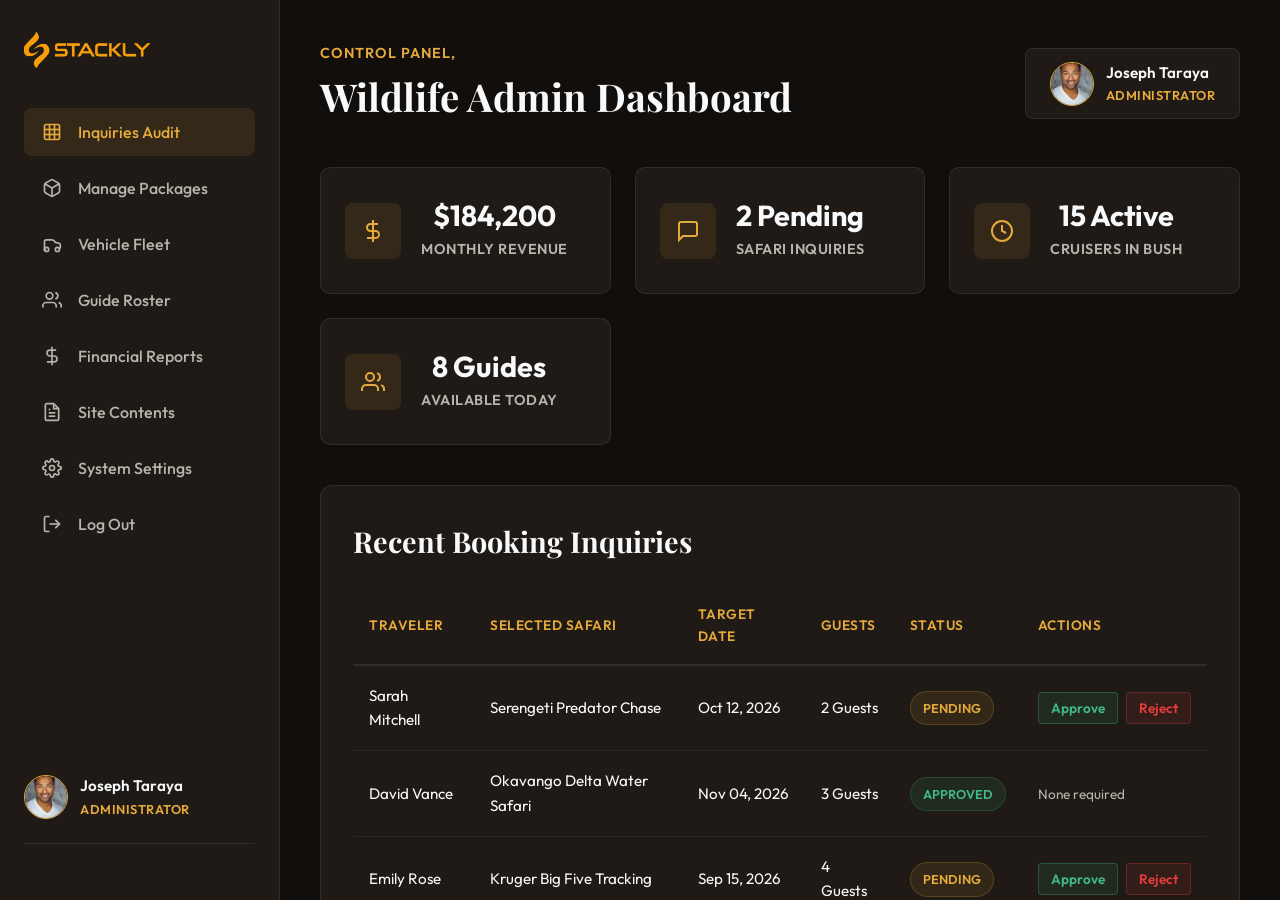
<file: admindashboard.html>
﻿<!DOCTYPE html>
<html lang="en">
<head>
    <meta charset="UTF-8">
    <meta name="viewport" content="width=device-width, initial-scale=1.0">
    <meta name="description" content="Admin dashboard to audit inquiries, manage booking schedules, and edit pricing levels.">
    <title>Admin Dashboard | WildJourneys</title>
    <link rel="stylesheet" href="css/index.css">
    <link rel="stylesheet" href="css/userdashboard.css">
    <link rel="stylesheet" href="css/admindashboard.css">
</head>
<body>

    <div class="dashboard-container">
        <!-- Sidebar Navigation (Shares template rules with user dashboard) -->
        <aside class="sidebar">
            <div class="sidebar-top">
                <div class="sidebar-top-header">
                    <div class="sidebar-logo">
                        <img src="assets/logo (2) (3).webp" alt="Logo" style="height: 36px; width: auto;">
                    </div>
                    <button class="menu-toggle" aria-label="Toggle Navigation">
                        <span></span>
                        <span></span>
                        <span></span>
                    </button>
                </div>
                <ul class="sidebar-menu">
                    <li class="sidebar-menu-item">
                        <button class="active" id="menu-btn-overview" onclick="toggleAdminView('overview')">
                            <svg viewBox="0 0 24 24"><rect x="3" y="3" width="18" height="18" rx="2" ry="2"></rect><line x1="9" y1="3" x2="9" y2="21"></line><line x1="15" y1="3" x2="15" y2="21"></line><line x1="3" y1="9" x2="21" y2="9"></line><line x1="3" y1="15" x2="21" y2="15"></line></svg>
                            <span>Inquiries Audit</span>
                        </button>
                    </li>
                    <li class="sidebar-menu-item">
                        <button id="menu-btn-packages" onclick="toggleAdminView('packages')">
                            <svg viewBox="0 0 24 24"><path d="M21 16V8a2 2 0 0 0-1-1.73l-7-4a2 2 0 0 0-2 0l-7 4A2 2 0 0 0 3 8v8a2 2 0 0 0 1 1.73l7 4a2 2 0 0 0 2 0l7-4A2 2 0 0 0 21 16z"></path><polyline points="3.27 6.96 12 12.01 20.73 6.96"></polyline><line x1="12" y1="22.08" x2="12" y2="12"></line></svg>
                            <span>Manage Packages</span>
                        </button>
                    </li>
                    <li class="sidebar-menu-item">
                        <button id="menu-btn-fleet" onclick="toggleAdminView('fleet')">
                            <svg viewBox="0 0 24 24"><path d="M19 17h2c.6 0 1-.4 1-1v-3c0-.9-.7-1.7-1.5-1.9C18.7 10.6 16 10 16 10s-1.3-1.4-2.2-2.3c-.5-.4-1.1-.7-1.8-.7H5c-1.1 0-2 .9-2 2v10h2"></path><circle cx="5.5" cy="18.5" r="2.5"></circle><circle cx="18.5" cy="18.5" r="2.5"></circle></svg>
                            <span>Vehicle Fleet</span>
                        </button>
                    </li>
                    <li class="sidebar-menu-item">
                        <button id="menu-btn-guides" onclick="toggleAdminView('guides')">
                            <svg viewBox="0 0 24 24"><path d="M17 21v-2a4 4 0 0 0-4-4H5a4 4 0 0 0-4 4v2"></path><circle cx="9" cy="7" r="4"></circle><path d="M23 21v-2a4 4 0 0 0-3-3.87"></path><path d="M16 3.13a4 4 0 0 1 0 7.75"></path></svg>
                            <span>Guide Roster</span>
                        </button>
                    </li>
                    <li class="sidebar-menu-item">
                        <button id="menu-btn-finances" onclick="toggleAdminView('finances')">
                            <svg viewBox="0 0 24 24"><line x1="12" y1="1" x2="12" y2="23"></line><path d="M17 5H9.5a3.5 3.5 0 0 0 0 7h5a3.5 3.5 0 0 1 0 7H6"></path></svg>
                            <span>Financial Reports</span>
                        </button>
                    </li>
                    <li class="sidebar-menu-item">
                        <button id="menu-btn-contents" onclick="toggleAdminView('contents')">
                            <svg viewBox="0 0 24 24"><path d="M14 2H6a2 2 0 0 0-2 2v16a2 2 0 0 0 2 2h12a2 2 0 0 0 2-2V8z"></path><polyline points="14 2 14 8 20 8"></polyline><line x1="16" y1="13" x2="8" y2="13"></line><line x1="16" y1="17" x2="8" y2="17"></line><polyline points="10 9 9 9 8 9"></polyline></svg>
                            <span>Site Contents</span>
                        </button>
                    </li>
                    <li class="sidebar-menu-item">
                        <button id="menu-btn-settings" onclick="toggleAdminView('settings')">
                            <svg viewBox="0 0 24 24"><circle cx="12" cy="12" r="3"></circle><path d="M19.4 15a1.65 1.65 0 0 0 .33 1.82l.06.06a2 2 0 1 1-2.83 2.83l-.06-.06a1.65 1.65 0 0 0-1.82-.33 1.65 1.65 0 0 0-1 1.51V21a2 2 0 0 1-4 0v-.09A1.65 1.65 0 0 0 9 19.4a1.65 1.65 0 0 0-1.82.33l-.06.06a2 2 0 1 1-2.83-2.83l.06-.06a1.65 1.65 0 0 0 .33-1.82 1.65 1.65 0 0 0-1.51-1H3a2 2 0 0 1 0-4h.09A1.65 1.65 0 0 0 4.6 9a1.65 1.65 0 0 0-.33-1.82l-.06-.06a2 2 0 1 1 2.83-2.83l.06.06a1.65 1.65 0 0 0 1.82.33H9a1.65 1.65 0 0 0 1-1.51V3a2 2 0 0 1 4 0v.09a1.65 1.65 0 0 0 1 1.51 1.65 1.65 0 0 0 1.82-.33l.06-.06a2 2 0 1 1 2.83 2.83l-.06.06a1.65 1.65 0 0 0-.33 1.82V9a1.65 1.65 0 0 0 1.51 1H21a2 2 0 0 1 0 4h-.09a1.65 1.65 0 0 0-1.51 1z"></path></svg>
                            <span>System Settings</span>
                        </button>
                    </li>
                    <li class="sidebar-menu-item">
                        <button onclick="window.location.href='index.html'">
                            <svg viewBox="0 0 24 24"><path d="M9 21H5a2 2 0 0 1-2-2V5a2 2 0 0 1 2-2h4"></path><polyline points="16 17 21 12 16 7"></polyline><line x1="21" y1="12" x2="9" y2="12"></line></svg>
                            <span>Log Out</span>
                        </button>
                    </li>
                </ul>
            </div>
            <div class="sidebar-user">
                <img src="assets/opt_photo-1507003211169-0a1dd7228f2d_b2b3994b.webp" alt="Joseph Taraya">
                <div class="user-details">
                    <span class="user-name">Joseph Taraya</span>
                    <span class="user-role">Administrator</span>
                </div>
            </div>
        </aside>

        <!-- Main Dashboard Panel -->
        <main class="main-content">
            <div class="dashboard-header">
                <div>
                    <span style="color: var(--primary); font-size: 0.9rem; text-transform: uppercase; letter-spacing: 1px; font-weight: 600;">Control Panel,</span>
                    <h1>Wildlife Admin Dashboard</h1>
                </div>
                <div class="header-user" style="display: flex; align-items: center; gap: 12px; padding: 12px 24px; background-color: var(--bg-card); border: 1px solid var(--glass-border); border-radius: 8px;">
                    <img src="assets/opt_photo-1507003211169-0a1dd7228f2d_b2b3994b.webp" alt="Joseph Taraya" style="width: 44px; height: 44px; border-radius: 50%; object-fit: cover; border: 1.5px solid var(--primary);">
                    <div class="user-details" style="display: flex; flex-direction: column;">
                        <span class="user-name" style="font-weight: 600; font-size: 0.95rem; color: var(--text-white);">Joseph Taraya</span>
                        <span class="user-role" style="font-size: 0.8rem; color: var(--primary); text-transform: uppercase; font-weight: 600; letter-spacing: 0.5px;">Administrator</span>
                    </div>
                </div>
            </div>

            <!-- Stats Overview Cards -->
            <div class="stats-grid">
                <div class="stat-card">
                    <div class="stat-icon">
                        <svg viewBox="0 0 24 24"><line x1="12" y1="1" x2="12" y2="23"></line><path d="M17 5H9.5a3.5 3.5 0 0 0 0 7h5a3.5 3.5 0 0 1 0 7H6"></path></svg>
                    </div>
                    <div class="stat-info">
                        <span class="stat-value">$184,200</span>
                        <span class="stat-label">Monthly Revenue</span>
                    </div>
                </div>
                <div class="stat-card">
                    <div class="stat-icon">
                        <svg viewBox="0 0 24 24"><path d="M21 15a2 2 0 0 1-2 2H7l-4 4V5a2 2 0 0 1 2-2h14a2 2 0 0 1 2 2z"></path></svg>
                    </div>
                    <div class="stat-info">
                        <span class="stat-value" id="pending-count">2 Pending</span>
                        <span class="stat-label">Safari Inquiries</span>
                    </div>
                </div>
                <div class="stat-card">
                    <div class="stat-icon">
                        <svg viewBox="0 0 24 24"><circle cx="12" cy="12" r="10"></circle><polyline points="12 6 12 12 16 14"></polyline></svg>
                    </div>
                    <div class="stat-info">
                        <span class="stat-value">15 Active</span>
                        <span class="stat-label">Cruisers in Bush</span>
                    </div>
                </div>
                <div class="stat-card">
                    <div class="stat-icon">
                        <svg viewBox="0 0 24 24"><path d="M17 21v-2a4 4 0 0 0-4-4H5a4 4 0 0 0-4 4v2"></path><circle cx="9" cy="7" r="4"></circle><path d="M23 21v-2a4 4 0 0 0-3-3.87"></path><path d="M16 3.13a4 4 0 0 1 0 7.75"></path></svg>
                    </div>
                    <div class="stat-info">
                        <span class="stat-value">8 Guides</span>
                        <span class="stat-label">Available Today</span>
                    </div>
                </div>
            </div>

            <!-- Dynamic Views -->
            <!-- 1. Booking Inquiries Table View -->
            <div class="dashboard-view active" id="view-overview">
                <div class="table-card">
                    <h2>Recent Booking Inquiries</h2>
                    <div class="table-responsive">
                        <table class="admin-table">
                            <thead>
                                <tr>
                                    <th>Traveler</th>
                                    <th>Selected Safari</th>
                                    <th>Target Date</th>
                                    <th>Guests</th>
                                    <th>Status</th>
                                    <th>Actions</th>
                                </tr>
                            </thead>
                            <tbody>
                                <!-- Sighting 1 -->
                                <tr id="inquiry-row-1">
                                    <td>Sarah Mitchell</td>
                                    <td>Serengeti Predator Chase</td>
                                    <td>Oct 12, 2026</td>
                                    <td>2 Guests</td>
                                    <td><span class="badge-status pending" id="status-span-1">Pending</span></td>
                                    <td id="actions-td-1">
                                        <div style="display: flex; gap: 8px;">
                                            <button class="btn-action-approve" onclick="auditInquiry(1, 'approve')">Approve</button>
                                            <button class="btn-action-reject" onclick="auditInquiry(1, 'reject')">Reject</button>
                                        </div>
                                    </td>
                                </tr>
                                <!-- Sighting 2 -->
                                <tr id="inquiry-row-2">
                                    <td>David Vance</td>
                                    <td>Okavango Delta Water Safari</td>
                                    <td>Nov 04, 2026</td>
                                    <td>3 Guests</td>
                                    <td><span class="badge-status approved">Approved</span></td>
                                    <td><span style="font-size: 0.85rem; color: var(--text-muted);">None required</span></td>
                                </tr>
                                <!-- Sighting 3 -->
                                <tr id="inquiry-row-3">
                                    <td>Emily Rose</td>
                                    <td>Kruger Big Five Tracking</td>
                                    <td>Sep 15, 2026</td>
                                    <td>4 Guests</td>
                                    <td><span class="badge-status pending" id="status-span-3">Pending</span></td>
                                    <td id="actions-td-3">
                                        <div style="display: flex; gap: 8px;">
                                            <button class="btn-action-approve" onclick="auditInquiry(3, 'approve')">Approve</button>
                                            <button class="btn-action-reject" onclick="auditInquiry(3, 'reject')">Reject</button>
                                        </div>
                                    </td>
                                </tr>
                            </tbody>
                        </table>
                    </div>
                </div>
            </div>

            <!-- 2. Manage Tour Packages View -->
            <div class="dashboard-view" id="view-packages">
                <div class="table-card">
                    <h2 style="margin-bottom: 24px;">Manage Safari Pricing</h2>
                    <div class="admin-packages-grid">
                        <!-- Package 1 -->
                        <div class="admin-package-card">
                            <div class="admin-package-img">
                                <img src="assets/opt_photo-1547471080-7cc2caa01a7e_3db2599c.webp" alt="Serengeti">
                            </div>
                            <div class="admin-package-info">
                                <h3>Serengeti Predator Chase</h3>
                                <span class="admin-package-price" id="pkg-price-1">$3,450</span>
                                <button class="btn-edit-price" onclick="openPriceModal(1, 'Serengeti Predator Chase')">Edit Price</button>
                            </div>
                        </div>
                        <!-- Package 2 -->
                        <div class="admin-package-card">
                            <div class="admin-package-img">
                                <img src="assets/opt_photo-1557050543-4d5f4e07ef46_be1be0f5.webp" alt="Okavango">
                            </div>
                            <div class="admin-package-info">
                                <h3>Okavango Delta Water Safari</h3>
                                <span class="admin-package-price" id="pkg-price-2">$4,900</span>
                                <button class="btn-edit-price" onclick="openPriceModal(2, 'Okavango Delta Water Safari')">Edit Price</button>
                            </div>
                        </div>
                        <!-- Package 3 -->
                        <div class="admin-package-card">
                            <div class="admin-package-img">
                                <img src="assets/opt_photo-1516426122078-c23e76319801_44946e23.webp" alt="Masai Mara">
                            </div>
                            <div class="admin-package-info">
                                <h3>Masai Mara Great Migration</h3>
                                <span class="admin-package-price" id="pkg-price-3">$2,980</span>
                                <button class="btn-edit-price" onclick="openPriceModal(3, 'Masai Mara Great Migration')">Edit Price</button>
                            </div>
                        </div>
                    </div>
                </div>
            </div>
            <!-- 3. Vehicle Fleet View -->
            <div class="dashboard-view" id="view-fleet">
                <div class="table-card">
                    <h2 style="margin-bottom: 24px;">Vehicle Fleet Management</h2>
                    <div class="table-responsive">
                        <table class="admin-table">
                            <thead>
                                <tr>
                                    <th>Vehicle ID</th>
                                    <th>Model</th>
                                    <th>Status</th>
                                    <th>Current Assignment</th>
                                </tr>
                            </thead>
                            <tbody>
                                <tr>
                                    <td>T868 AAZ</td>
                                    <td>Land Cruiser 4x4 (Open Top)</td>
                                    <td><span class="badge-status approved">Deployed</span></td>
                                    <td>Serengeti Predator Chase</td>
                                </tr>
                                <tr>
                                    <td>T921 BBX</td>
                                    <td>Land Cruiser V8 Extended</td>
                                    <td><span class="badge-status pending">Maintenance</span></td>
                                    <td>N/A</td>
                                </tr>
                                <tr>
                                    <td>K344 MNY</td>
                                    <td>Custom Safari Jeep</td>
                                    <td><span class="badge-status approved">Available</span></td>
                                    <td>N/A</td>
                                </tr>
                            </tbody>
                        </table>
                    </div>
                </div>
            </div>

            <!-- 4. Guide Roster View -->
            <div class="dashboard-view" id="view-guides">
                <div class="table-card">
                    <h2 style="margin-bottom: 24px;">Guide Roster</h2>
                    <div class="table-responsive">
                        <table class="admin-table">
                            <thead>
                                <tr>
                                    <th>Guide Name</th>
                                    <th>Specialty</th>
                                    <th>Status</th>
                                    <th>Rating</th>
                                </tr>
                            </thead>
                            <tbody>
                                <tr>
                                    <td>Joseph Taraya</td>
                                    <td>Big Cat Tracking</td>
                                    <td><span class="badge-status approved">On Tour</span></td>
                                    <td>â˜… 4.9</td>
                                </tr>
                                <tr>
                                    <td>Elena Rostova</td>
                                    <td>Primatology & Botany</td>
                                    <td><span class="badge-status approved">Available</span></td>
                                    <td>â˜… 4.95</td>
                                </tr>
                                <tr>
                                    <td>Sipho Khumalo</td>
                                    <td>Ornithology</td>
                                    <td><span class="badge-status pending">On Leave</span></td>
                                    <td>â˜… 4.8</td>
                                </tr>
                            </tbody>
                        </table>
                    </div>
                </div>
            </div>

            <!-- 5. Financial Reports View -->
            <div class="dashboard-view" id="view-finances">
                <div class="table-card">
                    <h2 style="margin-bottom: 24px;">Financial Reports</h2>
                    <div style="display: grid; grid-template-columns: repeat(3, 1fr); gap: 20px; margin-bottom: 30px;">
                        <div style="background: rgba(255,255,255,0.03); padding: 20px; border-radius: 8px; border: 1px solid rgba(255,255,255,0.05);">
                            <span style="color: var(--text-muted); font-size: 0.9rem;">Monthly Revenue</span>
                            <h3 style="font-size: 2rem; color: var(--primary); margin-top: 10px;">$142,500</h3>
                        </div>
                        <div style="background: rgba(255,255,255,0.03); padding: 20px; border-radius: 8px; border: 1px solid rgba(255,255,255,0.05);">
                            <span style="color: var(--text-muted); font-size: 0.9rem;">YTD Bookings</span>
                            <h3 style="font-size: 2rem; color: var(--text-white); margin-top: 10px;">348</h3>
                        </div>
                        <div style="background: rgba(255,255,255,0.03); padding: 20px; border-radius: 8px; border: 1px solid rgba(255,255,255,0.05);">
                            <span style="color: var(--text-muted); font-size: 0.9rem;">Conservation Donated</span>
                            <h3 style="font-size: 2rem; color: #42b883; margin-top: 10px;">$21,375</h3>
                        </div>
                    </div>
                </div>
            </div>

            <!-- 6. Site Contents View -->
            <div class="dashboard-view" id="view-contents">
                <div class="table-card" style="margin-bottom: 24px;">
                    <div style="display: flex; justify-content: space-between; align-items: center; margin-bottom: 24px;">
                        <h2>Blog Posts Management</h2>
                        <button class="btn-primary" style="padding: 8px 16px; font-size: 0.9rem; width: auto;" onclick="window.location.href='404.html'">+ New Post</button>
                    </div>
                    <div class="table-responsive">
                        <table class="admin-table">
                            <thead>
                                <tr>
                                    <th>Title</th>
                                    <th>Category</th>
                                    <th>Date</th>
                                    <th>Status</th>
                                    <th>Actions</th>
                                </tr>
                            </thead>
                            <tbody>
                                <tr>
                                    <td>The Great Migration Guide 2026</td>
                                    <td>Guides</td>
                                    <td>Oct 10, 2026</td>
                                    <td><span class="badge-status approved">Published</span></td>
                                    <td>
                                        <div style="display: flex; gap: 8px;">
                                            <button class="btn-action-approve" style="font-size: 0.8rem; padding: 4px 8px;" onclick="window.location.href='404.html'">Edit</button>
                                            <button class="btn-action-reject" style="font-size: 0.8rem; padding: 4px 8px;" onclick="window.location.href='404.html'">Delete</button>
                                        </div>
                                    </td>
                                </tr>
                                <tr>
                                    <td>Top 5 Photography Tips for Safari</td>
                                    <td>Photography</td>
                                    <td>Oct 15, 2026</td>
                                    <td><span class="badge-status pending">Draft</span></td>
                                    <td>
                                        <div style="display: flex; gap: 8px;">
                                            <button class="btn-action-approve" style="font-size: 0.8rem; padding: 4px 8px;" onclick="window.location.href='404.html'">Edit</button>
                                            <button class="btn-action-reject" style="font-size: 0.8rem; padding: 4px 8px;" onclick="window.location.href='404.html'">Delete</button>
                                        </div>
                                    </td>
                                </tr>
                            </tbody>
                        </table>
                    </div>
                </div>

                <div class="table-card">
                    <div style="display: flex; justify-content: space-between; align-items: center; margin-bottom: 24px;">
                        <h2>Media Gallery</h2>
                        <button class="btn-primary" style="padding: 8px 16px; font-size: 0.9rem; width: auto;" onclick="window.location.href='404.html'">Upload Media</button>
                    </div>
                    <div style="display: grid; grid-template-columns: repeat(auto-fill, minmax(150px, 1fr)); gap: 16px;">
                        <img src="assets/opt_photo-1547471080-7cc2caa01a7e_3db2599c.webp" style="width: 100%; height: 100px; object-fit: cover; border-radius: 8px; border: 1px solid var(--glass-border);" alt="Media">
                        <img src="assets/opt_photo-1557050543-4d5f4e07ef46_be1be0f5.webp" style="width: 100%; height: 100px; object-fit: cover; border-radius: 8px; border: 1px solid var(--glass-border);" alt="Media">
                        <img src="assets/opt_photo-1516426122078-c23e76319801_44946e23.webp" style="width: 100%; height: 100px; object-fit: cover; border-radius: 8px; border: 1px solid var(--glass-border);" alt="Media">
                    </div>
                </div>
            </div>

            <!-- 7. System Settings View -->
            <div class="dashboard-view" id="view-settings">
                <div class="table-card">
                    <h2 style="margin-bottom: 24px;">System Settings</h2>
                    
                    <div style="margin-bottom: 30px;">
                        <h3 style="font-size: 1.1rem; color: var(--text-white); margin-bottom: 16px;">General Configuration</h3>
                        <div style="display: grid; grid-template-columns: 1fr 1fr; gap: 20px;">
                            <div>
                                <label style="display: block; color: var(--text-muted); margin-bottom: 8px; font-size: 0.9rem;">Site Name</label>
                                <input type="text" value="WildJourneys" style="width: 100%; padding: 12px; border-radius: 8px; border: 1px solid var(--glass-border); background: rgba(255,255,255,0.02); color: var(--text-white); outline: none;">
                            </div>
                            <div>
                                <label style="display: block; color: var(--text-muted); margin-bottom: 8px; font-size: 0.9rem;">Support Email</label>
                                <input type="email" value="support@wildjourneys.com" style="width: 100%; padding: 12px; border-radius: 8px; border: 1px solid var(--glass-border); background: rgba(255,255,255,0.02); color: var(--text-white); outline: none;">
                            </div>
                        </div>
                    </div>

                    <div style="margin-bottom: 30px;">
                        <h3 style="font-size: 1.1rem; color: var(--text-white); margin-bottom: 16px;">Preferences</h3>
                        <div style="display: flex; flex-direction: column; gap: 16px;">
                            <div style="display: flex; justify-content: space-between; align-items: center; padding-bottom: 16px; border-bottom: 1px solid rgba(255,255,255,0.05);">
                                <div>
                                    <h4 style="color: var(--text-white); font-weight: 500;">Maintenance Mode</h4>
                                    <p style="color: var(--text-muted); font-size: 0.85rem; margin-top: 4px;">Temporarily disable the public website.</p>
                                </div>
                                <div style="width: 44px; height: 24px; background-color: rgba(255,255,255,0.1); border-radius: 12px; position: relative; cursor: pointer;">
                                    <div style="width: 18px; height: 18px; background-color: var(--text-muted); border-radius: 50%; position: absolute; top: 3px; left: 3px;"></div>
                                </div>
                            </div>
                            <div style="display: flex; justify-content: space-between; align-items: center; padding-bottom: 16px; border-bottom: 1px solid rgba(255,255,255,0.05);">
                                <div>
                                    <h4 style="color: var(--text-white); font-weight: 500;">Email Notifications</h4>
                                    <p style="color: var(--text-muted); font-size: 0.85rem; margin-top: 4px;">Receive an email for every new booking inquiry.</p>
                                </div>
                                <div style="width: 44px; height: 24px; background-color: var(--primary); border-radius: 12px; position: relative; cursor: pointer;">
                                    <div style="width: 18px; height: 18px; background-color: var(--bg-dark); border-radius: 50%; position: absolute; top: 3px; right: 3px;"></div>
                                </div>
                            </div>
                        </div>
                    </div>

                    <div style="display: flex; justify-content: flex-end;">
                        <button class="btn-primary" style="padding: 12px 24px; border: none; border-radius: 8px; cursor: pointer; font-weight: 600; width: auto;" onclick="window.location.href='404.html'">Save Settings</button>
                    </div>
                </div>
            </div>
        </main>
    </div>


    <script src="js/script.js"></script>
</body>
</html>
</file>
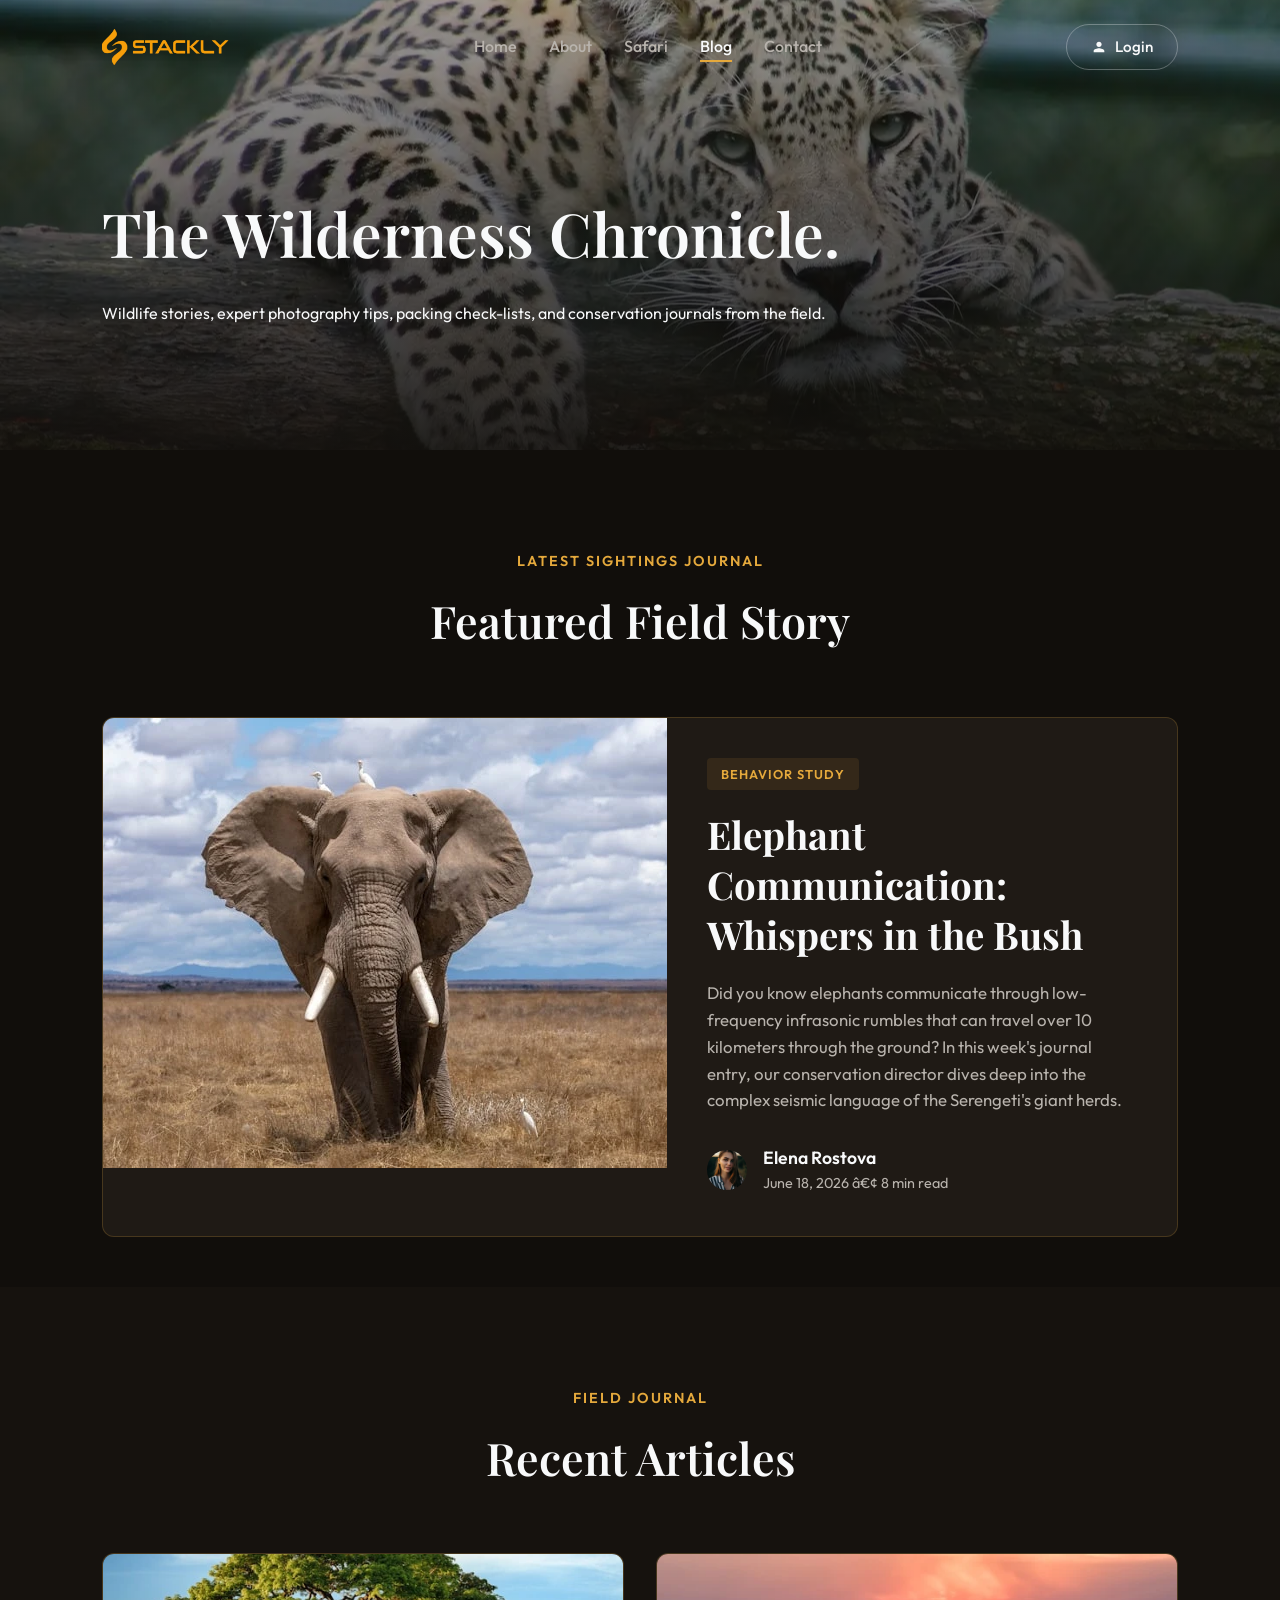
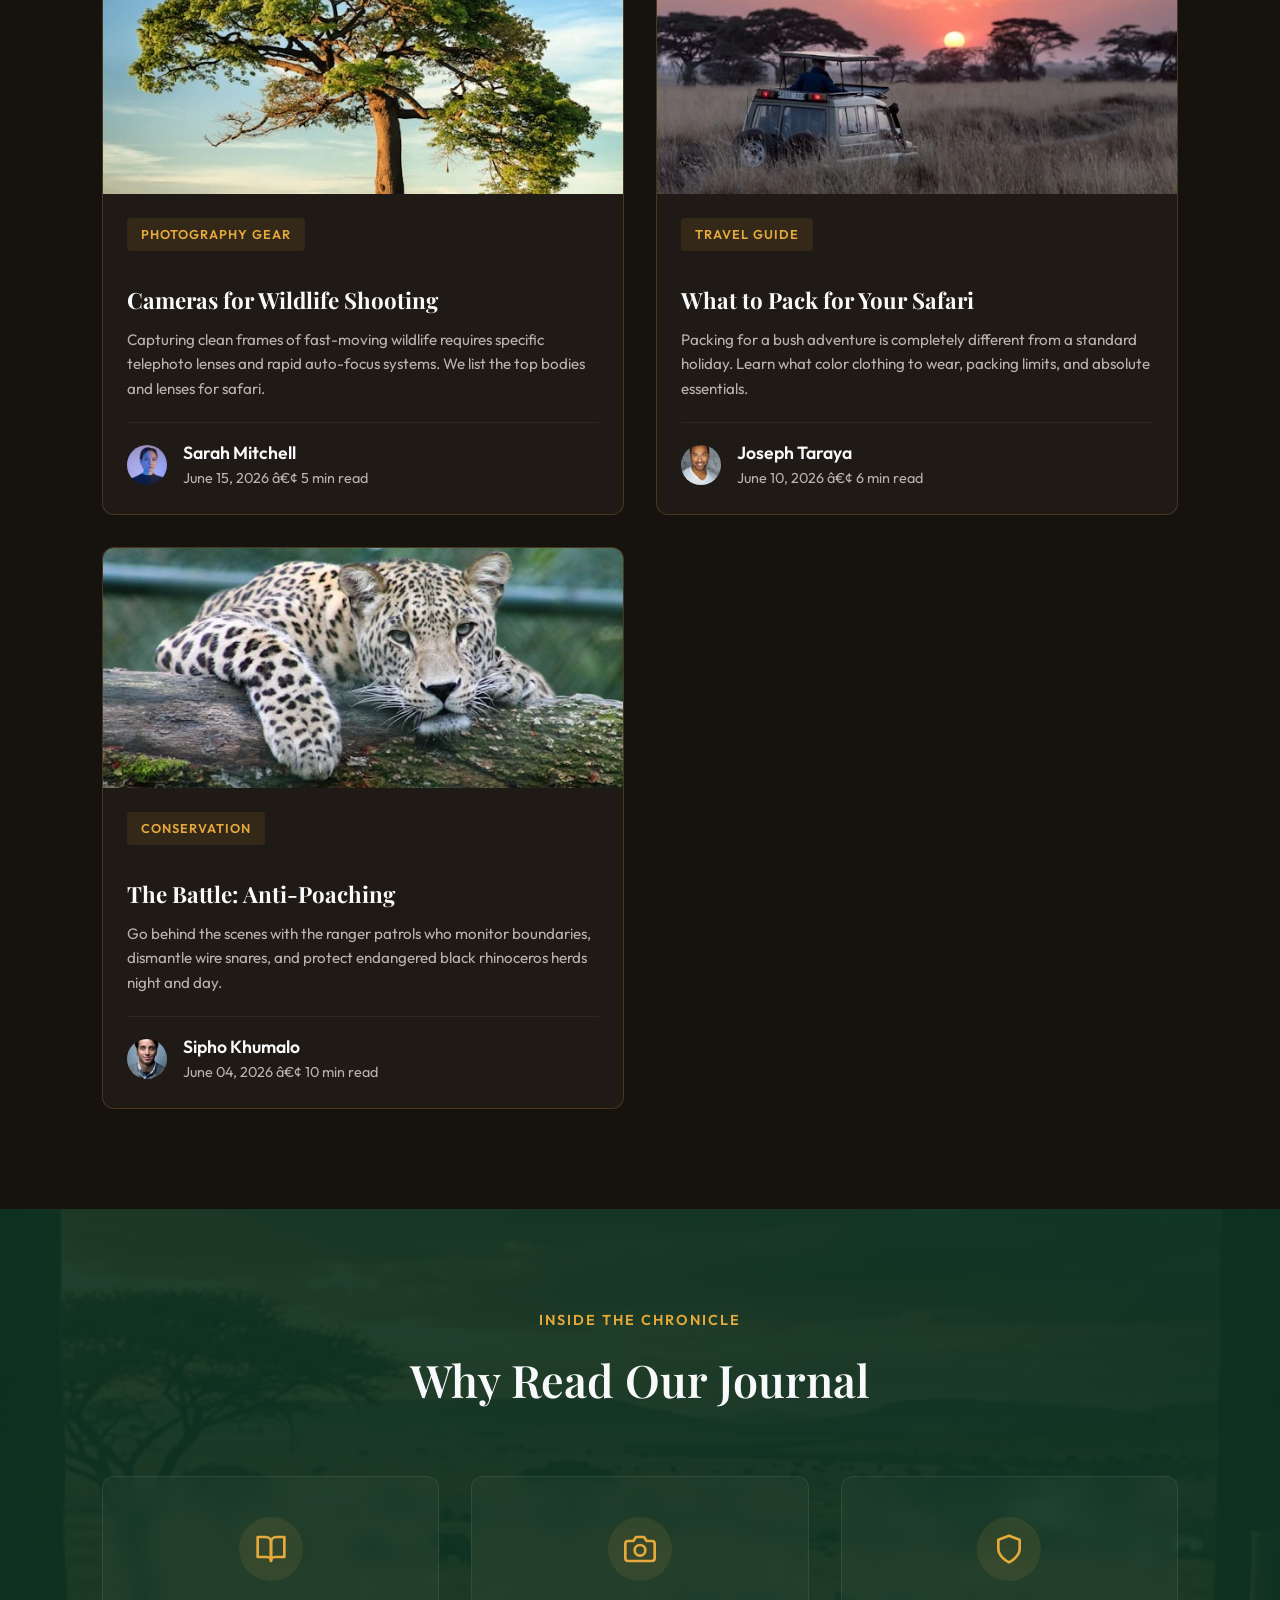
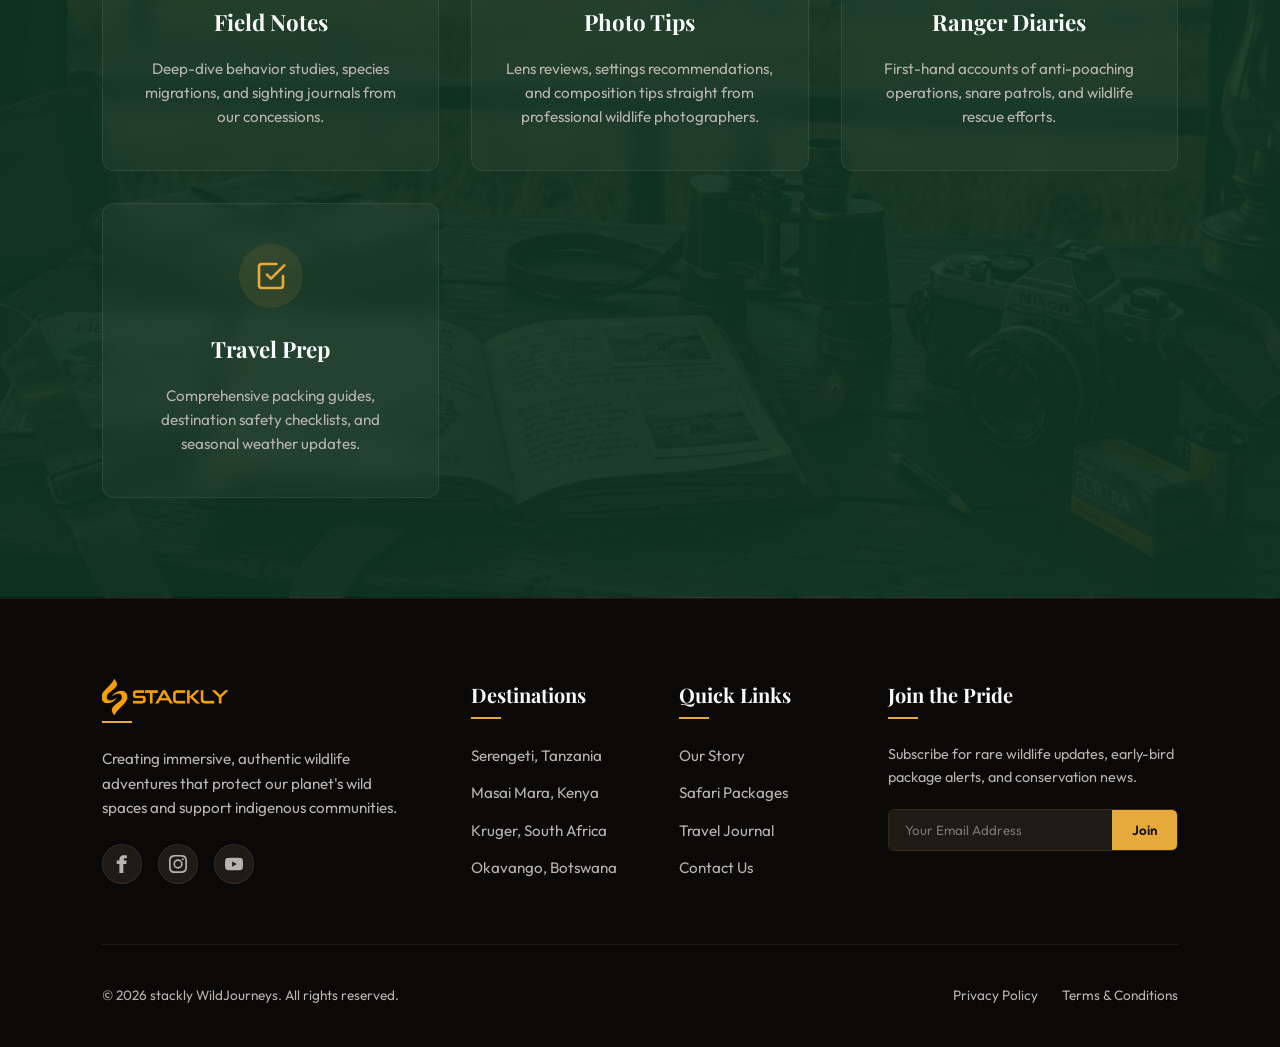
<file: blog.html>
﻿<!DOCTYPE html>
<html lang="en">
<head>
    <meta charset="UTF-8">
    <meta name="viewport" content="width=device-width, initial-scale=1.0">
    <meta name="description" content="Explore stories from the bush. Read about elephant communication, safari camera guides, packing checklists, and active African wildlife conservation.">
    <title>The Wilderness Journal | WildJourneys</title>
    <link rel="stylesheet" href="css/index.css">
    <link rel="stylesheet" href="css/blog.css">
</head>
<body>

    <!-- Header Navbar -->
    <nav class="navbar">
        <a href="index.html" class="nav-brand">
            <img src="assets/logo (2) (3).webp" alt="Logo" style="height: 36px; width: auto;">
        </a>
        <ul class="nav-links">
            <li><a href="index.html">Home</a></li>
            <li><a href="about.html">About</a></li>
            <li><a href="safari.html">Safari</a></li>
            <li><a href="blog.html" class="active">Blog</a></li>
            <li><a href="contact.html">Contact</a></li>
            <li class="mobile-login"><a href="login.html" class="btn-login"><svg viewBox="0 0 24 24" width="20" height="20" fill="currentColor"><path d="M12 12c2.21 0 4-1.79 4-4s-1.79-4-4-4-4 1.79-4 4 1.79 4 4 4zm0 2c-2.67 0-8 1.34-8 4v2h16v-2c0-2.66-5.33-4-8-4z"/></svg><span>Login</span></a></li>
        </ul>
        <div class="nav-actions">
            <a href="login.html" class="btn-login">
                <svg viewBox="0 0 24 24">
                    <path d="M12 12c2.21 0 4-1.79 4-4s-1.79-4-4-4-4 1.79-4 4 1.79 4 4 4zm0 2c-2.67 0-8 1.34-8 4v2h16v-2c0-2.66-5.33-4-8-4z"/>
                </svg>
                <span>Login</span>
            </a>
        </div>
        <button class="menu-toggle" aria-label="Toggle Navigation">
            <span></span>
            <span></span>
            <span></span>
        </button>
    </nav>

    <!-- Blog Hero Section -->
    <header class="blog-hero">
        <div class="blog-hero-content">
            <h1>The Wilderness Chronicle.</h1>
            <p>Wildlife stories, expert photography tips, packing check-lists, and conservation journals from the field.</p>
        </div>
    </header>

    <!-- Featured Post -->
    <section class="featured-post-container">
        <div class="section-header">
            <span class="subtitle">Latest Sightings Journal</span>
            <h2>Featured Field Story</h2>
        </div>
        <div class="featured-post">
            <div class="featured-img">
                <img src="assets/opt_photo-1557050543-4d5f4e07ef46_fa809eaa.webp" alt="African Elephant close up">
            </div>
            <div class="featured-info">
                <span class="post-tag">Behavior Study</span>
                <h2>Elephant Communication: Whispers in the Bush</h2>
                <p>Did you know elephants communicate through low-frequency infrasonic rumbles that can travel over 10 kilometers through the ground? In this week's journal entry, our conservation director dives deep into the complex seismic language of the Serengeti's giant herds.</p>
                <div class="post-meta">
                    <img src="assets/opt_photo-1544005313-94ddf0286df2_4a8a68b4.webp" alt="Elena Rostova" class="author-pic">
                    <div class="author-details">
                        <span class="author-name">Elena Rostova</span>
                        <span>June 18, 2026 â€¢ 8 min read</span>
                    </div>
                </div>
            </div>
        </div>
    </section>

    <!-- Posts Grid -->
    <section class="posts-section" style="background-color: #16120e;">
        <div class="section-header">
            <span class="subtitle">Field Journal</span>
            <h2>Recent Articles</h2>
        </div>
        <div class="posts-grid">
            <!-- Article 1 -->
            <div class="post-card">
                <div class="post-card-img">
                    <img src="assets/opt_photo-1502082553048-f009c37129b9_48b75cad.webp" alt="Wildlife Camera Gear">
                </div>
                <div class="post-card-info">
                    <span class="post-tag">Photography Gear</span>
                    <h3>Cameras for Wildlife Shooting</h3>
                    <p>Capturing clean frames of fast-moving wildlife requires specific telephoto lenses and rapid auto-focus systems. We list the top bodies and lenses for safari.</p>
                    <div class="post-card-footer">
                        <div class="post-meta">
                            <img src="assets/opt_photo-1534528741775-53994a69daeb_b54e219f.webp" alt="Sarah Mitchell" class="author-pic">
                            <div class="author-details">
                                <span class="author-name">Sarah Mitchell</span>
                                <span>June 15, 2026 â€¢ 5 min read</span>
                            </div>
                        </div>
                    </div>
                </div>
            </div>

            <!-- Article 2 -->
            <div class="post-card">
                <div class="post-card-img">
                    <img src="assets/opt_photo-1516426122078-c23e76319801_ae164e8d.webp" alt="Safari Packing">
                </div>
                <div class="post-card-info">
                    <span class="post-tag">Travel Guide</span>
                    <h3>What to Pack for Your Safari</h3>
                    <p>Packing for a bush adventure is completely different from a standard holiday. Learn what color clothing to wear, packing limits, and absolute essentials.</p>
                    <div class="post-card-footer">
                        <div class="post-meta">
                            <img src="assets/opt_photo-1507003211169-0a1dd7228f2d_b2b3994b.webp" alt="Joseph Taraya" class="author-pic">
                            <div class="author-details">
                                <span class="author-name">Joseph Taraya</span>
                                <span>June 10, 2026 â€¢ 6 min read</span>
                            </div>
                        </div>
                    </div>
                </div>
            </div>

            <!-- Article 3 -->
            <div class="post-card">
                <div class="post-card-img">
                    <img src="assets/opt_photo-1456926631375-92c8ce872def_c2319e9b.webp" alt="Anti Poaching">
                </div>
                <div class="post-card-info">
                    <span class="post-tag">Conservation</span>
                    <h3>The Battle: Anti-Poaching</h3>
                    <p>Go behind the scenes with the ranger patrols who monitor boundaries, dismantle wire snares, and protect endangered black rhinoceros herds night and day.</p>
                    <div class="post-card-footer">
                        <div class="post-meta">
                            <img src="assets/opt_photo-1500648767791-00dcc994a43e_e0af9911.webp" alt="Sipho Khumalo" class="author-pic">
                            <div class="author-details">
                                <span class="author-name">Sipho Khumalo</span>
                                <span>June 04, 2026 â€¢ 10 min read</span>
                            </div>
                        </div>
                    </div>
                </div>
            </div>
        </div>
    </section>

    <!-- Blog Chronicle Features Section -->
    <section class="blog-features-section">
        <div class="section-header">
            <span class="subtitle">Inside the Chronicle</span>
            <h2>Why Read Our Journal</h2>
        </div>
        <div class="blog-features-grid">
            <!-- Card 1 -->
            <div class="blog-feature-card">
                <div class="blog-feature-icon-wrapper">
                    <!-- Open Book SVG -->
                    <svg viewBox="0 0 24 24" fill="none" stroke="currentColor" stroke-width="2" stroke-linecap="round" stroke-linejoin="round">
                        <path d="M2 3h6a4 4 0 0 1 4 4v14a3 3 0 0 0-3-3H2z"></path>
                        <path d="M22 3h-6a4 4 0 0 0-4 4v14a3 3 0 0 1 3-3h7z"></path>
                    </svg>
                </div>
                <h3>Field Notes</h3>
                <p>Deep-dive behavior studies, species migrations, and sighting journals from our concessions.</p>
            </div>
            <!-- Card 2 -->
            <div class="blog-feature-card">
                <div class="blog-feature-icon-wrapper">
                    <!-- Camera SVG -->
                    <svg viewBox="0 0 24 24" fill="none" stroke="currentColor" stroke-width="2" stroke-linecap="round" stroke-linejoin="round">
                        <path d="M23 19a2 2 0 0 1-2 2H3a2 2 0 0 1-2-2V8a2 2 0 0 1 2-2h4l2-3h6l2 3h4a2 2 0 0 1 2 2z"></path>
                        <circle cx="12" cy="13" r="4"></circle>
                    </svg>
                </div>
                <h3>Photo Tips</h3>
                <p>Lens reviews, settings recommendations, and composition tips straight from professional wildlife photographers.</p>
            </div>
            <!-- Card 3 -->
            <div class="blog-feature-card">
                <div class="blog-feature-icon-wrapper">
                    <!-- Shield SVG -->
                    <svg viewBox="0 0 24 24" fill="none" stroke="currentColor" stroke-width="2" stroke-linecap="round" stroke-linejoin="round">
                        <path d="M12 22s8-4 8-10V5l-8-3-8 3v7c0 6 8 10 8 10z"></path>
                    </svg>
                </div>
                <h3>Ranger Diaries</h3>
                <p>First-hand accounts of anti-poaching operations, snare patrols, and wildlife rescue efforts.</p>
            </div>
            <!-- Card 4 -->
            <div class="blog-feature-card">
                <div class="blog-feature-icon-wrapper">
                    <!-- Checkbox SVG -->
                    <svg viewBox="0 0 24 24" fill="none" stroke="currentColor" stroke-width="2" stroke-linecap="round" stroke-linejoin="round">
                        <path d="M9 11l3 3L22 4"></path>
                        <path d="M21 12v7a2 2 0 0 1-2 2H5a2 2 0 0 1-2-2V5a2 2 0 0 1 2-2h11"></path>
                    </svg>
                </div>
                <h3>Travel Prep</h3>
                <p>Comprehensive packing guides, destination safety checklists, and seasonal weather updates.</p>
            </div>
        </div>
    </section>

    <!-- Footer -->
    <footer>
        <div class="footer-grid">
            <div class="footer-col brand">
                <h4><img src="assets/logo (2) (3).webp" alt="Logo" style="height: 36px; width: auto; vertical-align: middle;"></h4>
                <p>Creating immersive, authentic wildlife adventures that protect our planet's wild spaces and support indigenous communities.</p>
                <div class="social-links">
                    <a href="404.html" aria-label="Facebook">
                        <svg viewBox="0 0 24 24"><path d="M18.77,7.46H14.5v-1.9c0-.9.6-1.1,1-1.1h3V.27l-4.2-.08c-4.7,0-5.8,3.5-5.8,5.7v1.6H5v4.6H8.5v12h5.3v-12h3.9l.5-4.6Z"/></svg>
                    </a>
                    <a href="404.html" aria-label="Instagram">
                        <svg viewBox="0 0 24 24"><path d="M12,2.16c3.2,0,3.58,0,4.85.07,3.26.15,4.72,1.63,4.87,4.87,0,1.27.07,1.64.07,4.85s0,3.58-.07,4.85c-.15,3.23-1.61,4.71-4.87,4.87-1.27.07-1.64.07-4.85.07s-3.58,0-4.85-.07c-3.26-.15-4.72-1.63-4.87-4.87,0-1.27-.07-1.64-.07-4.85s0-3.58.07-4.85C2.45,3.87,3.91,2.39,7.15,2.23,8.42,2.17,8.8,2.16,12,2.16M12,0C8.74,0,8.33,0,7.05.07a12,12,0,0,0-4,1A8.25,8.25,0,0,0,.78,3.31,12,12,0,0,0,0,7.05C0,8.33,0,8.74,0,12s0,3.67.07,4.95a12,12,0,0,0,1,4,8.25,8.25,0,0,0,2.24,2.24,12,12,0,0,0,4,.78C8.33,24,8.74,24,12,24s3.67,0,4.95-.07a12,12,0,0,0,4-1a8.29,8.29,0,0,0,2.24-2.24,12,12,0,0,0,.78-4C24,15.67,24,15.26,24,12s0-3.67-.07-4.95a12,12,0,0,0-1-4,8.29,8.29,0,0,0-2.24-2.24,12,12,0,0,0-4-.78C15.67,0,15.26,0,12,0Z"/><path d="M12,5.83A6.17,6.17,0,1,0,18.17,12,6.17,6.17,0,0,0,12,5.83ZM12,16a4,4,0,1,1,4-4A4,4,0,0,1,12,16Z"/><circle cx="18.4" cy="5.6" r="1.43"/></svg>
                    </a>
                    <a href="404.html" aria-label="YouTube">
                        <svg viewBox="0 0 24 24"><path d="M23.5,6.2A3,3,0,0,0,21.4,4.1C19.5,3.6,12,3.6,12,3.6s-7.5,0-9.4.5A3,3,0,0,0,.5,6.2C0,8.1,0,12,0,12s0,3.9.5,5.8a3,3,0,0,0,2.1,2.1c1.9.5,9.4.5,9.4.5s7.5,0,9.4-.5a3,3,0,0,0,2.1-2.1C24,15.9,24,12,24,12S24,8.1,23.5,6.2ZM9.5,15.5V8.5L15.8,12Z"/></svg>
                    </a>
                </div>
            </div>
            <div class="footer-col">
                <h4>Destinations</h4>
                <ul>
                    <li><a href="safari.html?destination=serengeti">Serengeti, Tanzania</a></li>
                    <li><a href="safari.html?destination=masaimara">Masai Mara, Kenya</a></li>
                    <li><a href="safari.html?destination=kruger">Kruger, South Africa</a></li>
                    <li><a href="safari.html?destination=okavango">Okavango, Botswana</a></li>
                </ul>
            </div>
            <div class="footer-col">
                <h4>Quick Links</h4>
                <ul>
                    <li><a href="about.html">Our Story</a></li>
                    <li><a href="safari.html">Safari Packages</a></li>
                    <li><a href="blog.html">Travel Journal</a></li>
                    <li><a href="contact.html">Contact Us</a></li>
                </ul>
            </div>
            <div class="footer-col">
                <h4>Join the Pride</h4>
                <div class="newsletter-form">
                    <p>Subscribe for rare wildlife updates, early-bird package alerts, and conservation news.</p>
                    <div class="newsletter-input-group">
                        <input type="email" placeholder="Your Email Address" aria-label="Email address">
                        <button type="submit">Join</button>
                    </div>
                </div>
            </div>
        </div>
        <div class="footer-bottom">
            <p>&copy; 2026 stackly WildJourneys. All rights reserved.</p>
            <div class="footer-bottom-links">
                <a href="404.html">Privacy Policy</a>
                <a href="404.html">Terms &amp; Conditions</a>
            </div>
        </div>
    </footer>

    <script src="js/script.js"></script>
</body>
</html>
</file>
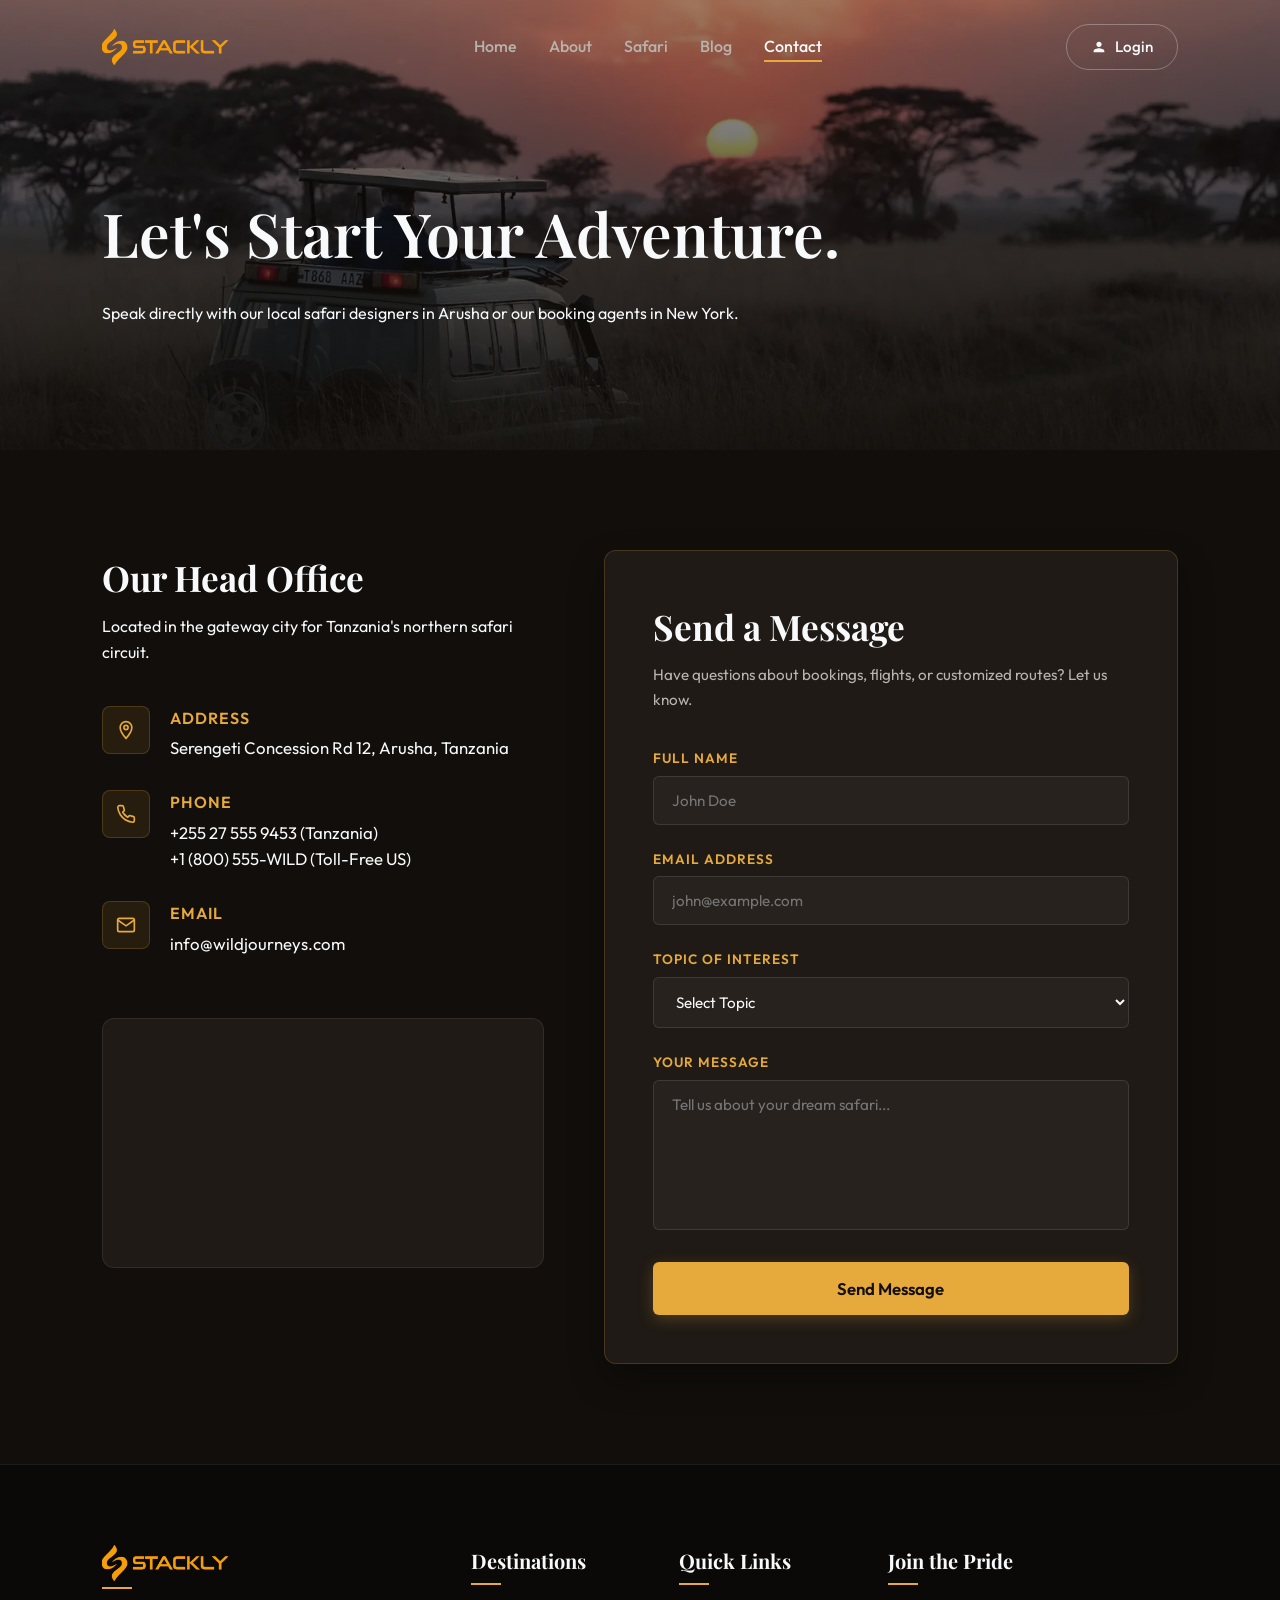
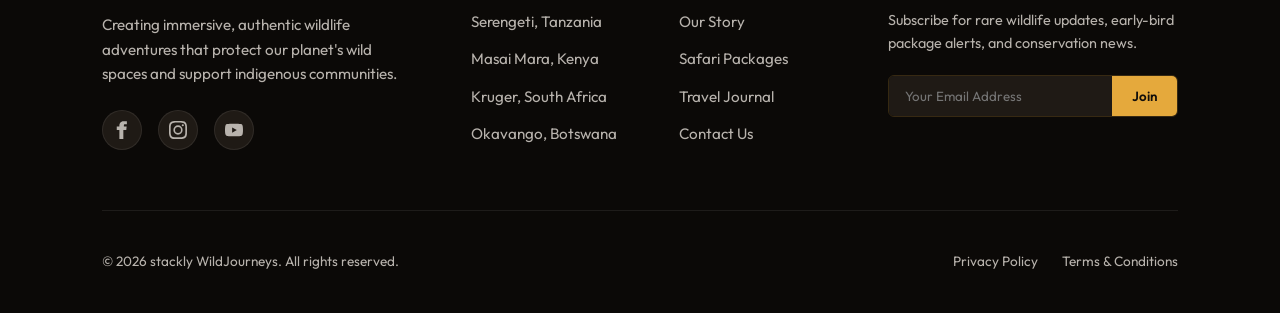
<file: contact.html>
﻿<!DOCTYPE html>
<html lang="en">
<head>
    <meta charset="UTF-8">
    <meta name="viewport" content="width=device-width, initial-scale=1.0">
    <meta name="description" content="Get in touch with WildJourneys. Contact our Arusha and US offices, browse our office map, and send safari inquiry requests directly to our travel experts.">
    <title>Contact Our Safari Experts | WildJourneys</title>
    <link rel="stylesheet" href="css/index.css">
    <link rel="stylesheet" href="css/contact.css">
</head>
<body>

    <!-- Header Navbar -->
    <nav class="navbar">
        <a href="index.html" class="nav-brand">
            <img src="assets/logo (2) (3).webp" alt="Logo" style="height: 36px; width: auto;">
        </a>
        <ul class="nav-links">
            <li><a href="index.html">Home</a></li>
            <li><a href="about.html">About</a></li>
            <li><a href="service.html">Safari</a></li>
            <li><a href="blog.html">Blog</a></li>
            <li><a href="contact.html" class="active">Contact</a></li>
            <li class="mobile-login"><a href="login.html" class="btn-login"><svg viewBox="0 0 24 24" width="20" height="20" fill="currentColor"><path d="M12 12c2.21 0 4-1.79 4-4s-1.79-4-4-4-4 1.79-4 4 1.79 4 4 4zm0 2c-2.67 0-8 1.34-8 4v2h16v-2c0-2.66-5.33-4-8-4z"/></svg><span>Login</span></a></li>
        </ul>
        <div class="nav-actions">
            <a href="login.html" class="btn-login">
                <svg viewBox="0 0 24 24">
                    <path d="M12 12c2.21 0 4-1.79 4-4s-1.79-4-4-4-4 1.79-4 4 1.79 4 4 4zm0 2c-2.67 0-8 1.34-8 4v2h16v-2c0-2.66-5.33-4-8-4z"/>
                </svg>
                <span>Login</span>
            </a>
        </div>
        <button class="menu-toggle" aria-label="Toggle Navigation">
            <span></span>
            <span></span>
            <span></span>
        </button>
    </nav>

    <!-- Contact Hero Section -->
    <header class="contact-hero">
        <div class="contact-hero-content">
            <h1>Let's Start Your Adventure.</h1>
            <p>Speak directly with our local safari designers in Arusha or our booking agents in New York.</p>
        </div>
    </header>

    <!-- Contact Content -->
    <section class="contact-section">
        <div class="contact-container">
            <!-- Contact Info Details -->
            <div class="contact-info">
                <div>
                    <h2>Our Head Office</h2>
                    <p>Located in the gateway city for Tanzania's northern safari circuit.</p>
                </div>
                <div class="info-list">
                    <div class="info-item">
                        <div class="info-icon-wrapper">
                            <svg viewBox="0 0 24 24">
                                <path d="M12 2C8.13 2 5 5.13 5 9c0 5.25 7 13 7 13s7-7.75 7-13c0-3.87-3.13-7-7-7zm0 9.5c-1.38 0-2.5-1.12-2.5-2.5s1.12-2.5 2.5-2.5 2.5 1.12 2.5 2.5-1.12 2.5-2.5 2.5z"/>
                            </svg>
                        </div>
                        <div class="info-text">
                            <h3>Address</h3>
                            <p>Serengeti Concession Rd 12, Arusha, Tanzania</p>
                        </div>
                    </div>
                    <div class="info-item">
                        <div class="info-icon-wrapper">
                            <svg viewBox="0 0 24 24">
                                <path d="M22 16.92v3a2 2 0 0 1-2.18 2 19.79 19.79 0 0 1-8.63-3.07 19.5 19.5 0 0 1-6-6 19.79 19.79 0 0 1-3.07-8.67A2 2 0 0 1 4.11 2h3a2 2 0 0 1 2 1.72 12.84 12.84 0 0 0 .7 2.81 2 2 0 0 1-.45 2.11L8.09 9.91a16 16 0 0 0 6 6l1.27-1.27a2 2 0 0 1 2.11-.45 12.84 12.84 0 0 0 2.81.7A2 2 0 0 1 22 16.92z"/>
                            </svg>
                        </div>
                        <div class="info-text">
                            <h3>Phone</h3>
                            <p>+255 27 555 9453 (Tanzania)</p>
                            <p>+1 (800) 555-WILD (Toll-Free US)</p>
                        </div>
                    </div>
                    <div class="info-item">
                        <div class="info-icon-wrapper">
                            <svg viewBox="0 0 24 24">
                                <path d="M4 4h16c1.1 0 2 .9 2 2v12c0 1.1-.9 2-2 2H4c-1.1 0-2-.9-2-2V6c0-1.1.9-2 2-2z"/>
                                <polyline points="22,6 12,13 2,6"/>
                            </svg>
                        </div>
                        <div class="info-text">
                            <h3>Email</h3>
                            <p>info@wildjourneys.com</p>
                        </div>
                    </div>
                </div>

                <!-- Custom Embedded Map (Sleek Styling) -->
                <div class="map-mockup">
                    <iframe src="https://www.google.com/maps/embed?pb=!1m18!1m12!1m3!1d127494.33120150914!2d36.602220497576974!3d-3.3768228308892404!2m3!1f0!2f0!3f0!3m2!1i1024!2i768!4f13.1!3m3!1m2!1s0x18476d0664d4ec57%3A0xc3f58a74e50d1808!2sArusha%2C%20Tanzania!5e0!3m2!1sen!2sus!4v1700000000000!5m2!1sen!2sus" allowfullscreen="" loading="lazy" referrerpolicy="no-referrer-when-downgrade"></iframe>
                </div>
            </div>

            <!-- Contact Form Wrapper -->
            <div class="contact-form-wrapper">
                <div id="form-container">
                    <h2>Send a Message</h2>
                    <p>Have questions about bookings, flights, or customized routes? Let us know.</p>
                    <form class="contact-form" id="contact-inquiry-form">
                        <div>
                            <label for="contact-name">Full Name</label>
                            <input type="text" id="contact-name" required placeholder="John Doe">
                        </div>
                        <div>
                            <label for="contact-email">Email Address</label>
                            <input type="email" id="contact-email" required placeholder="john@example.com">
                        </div>
                        <div>
                            <label for="contact-subject">Topic of Interest</label>
                            <select id="contact-subject" required>
                                <option value="">Select Topic</option>
                                <option value="booking">Booking / Custom Itinerary</option>
                                <option value="media">Media &amp; Press Inquiry</option>
                                <option value="conservation">Conservation Partnerships</option>
                                <option value="feedback">General Feedback</option>
                            </select>
                        </div>
                        <div>
                            <label for="contact-message">Your Message</label>
                            <textarea id="contact-message" required placeholder="Tell us about your dream safari..."></textarea>
                        </div>
                        <button type="submit" class="btn-form-submit">Send Message</button>
                    </form>
                </div>
                <!-- Success Message Display -->
                <div class="success-message" id="contact-success-box">
                    <div class="success-icon">
                        <svg viewBox="0 0 24 24">
                            <polyline points="20 6 9 17 4 12"></polyline>
                        </svg>
                    </div>
                    <h3>Message Sent!</h3>
                    <p>Thank you for reaching out. One of our professional travel designers will reply to your email within 24 hours.</p>
                </div>
            </div>
        </div>
    </section>

    <!-- Footer -->
    <footer>
        <div class="footer-grid">
            <div class="footer-col brand">
                <h4><img src="assets/logo (2) (3).webp" alt="Logo" style="height: 36px; width: auto; vertical-align: middle;"></h4>
                <p>Creating immersive, authentic wildlife adventures that protect our planet's wild spaces and support indigenous communities.</p>
                <div class="social-links">
                    <a href="404.html" aria-label="Facebook">
                        <svg viewBox="0 0 24 24"><path d="M18.77,7.46H14.5v-1.9c0-.9.6-1.1,1-1.1h3V.27l-4.2-.08c-4.7,0-5.8,3.5-5.8,5.7v1.6H5v4.6H8.5v12h5.3v-12h3.9l.5-4.6Z"/></svg>
                    </a>
                    <a href="404.html" aria-label="Instagram">
                        <svg viewBox="0 0 24 24"><path d="M12,2.16c3.2,0,3.58,0,4.85.07,3.26.15,4.72,1.63,4.87,4.87,0,1.27.07,1.64.07,4.85s0,3.58-.07,4.85c-.15,3.23-1.61,4.71-4.87,4.87-1.27.07-1.64.07-4.85.07s-3.58,0-4.85-.07c-3.26-.15-4.72-1.63-4.87-4.87,0-1.27-.07-1.64-.07-4.85s0-3.58.07-4.85C2.45,3.87,3.91,2.39,7.15,2.23,8.42,2.17,8.8,2.16,12,2.16M12,0C8.74,0,8.33,0,7.05.07a12,12,0,0,0-4,1A8.25,8.25,0,0,0,.78,3.31,12,12,0,0,0,0,7.05C0,8.33,0,8.74,0,12s0,3.67.07,4.95a12,12,0,0,0,1,4,8.25,8.25,0,0,0,2.24,2.24,12,12,0,0,0,4,.78C8.33,24,8.74,24,12,24s3.67,0,4.95-.07a12,12,0,0,0,4-1a8.29,8.29,0,0,0,2.24-2.24,12,12,0,0,0,.78-4C24,15.67,24,15.26,24,12s0-3.67-.07-4.95a12,12,0,0,0-1-4,8.29,8.29,0,0,0-2.24-2.24,12,12,0,0,0-4-.78C15.67,0,15.26,0,12,0Z"/><path d="M12,5.83A6.17,6.17,0,1,0,18.17,12,6.17,6.17,0,0,0,12,5.83ZM12,16a4,4,0,1,1,4-4A4,4,0,0,1,12,16Z"/><circle cx="18.4" cy="5.6" r="1.43"/></svg>
                    </a>
                    <a href="404.html" aria-label="YouTube">
                        <svg viewBox="0 0 24 24"><path d="M23.5,6.2A3,3,0,0,0,21.4,4.1C19.5,3.6,12,3.6,12,3.6s-7.5,0-9.4.5A3,3,0,0,0,.5,6.2C0,8.1,0,12,0,12s0,3.9.5,5.8a3,3,0,0,0,2.1,2.1c1.9.5,9.4.5,9.4.5s7.5,0,9.4-.5a3,3,0,0,0,2.1-2.1C24,15.9,24,12,24,12S24,8.1,23.5,6.2ZM9.5,15.5V8.5L15.8,12Z"/></svg>
                    </a>
                </div>
            </div>
            <div class="footer-col">
                <h4>Destinations</h4>
                <ul>
                    <li><a href="safari.html?destination=serengeti">Serengeti, Tanzania</a></li>
                    <li><a href="safari.html?destination=masaimara">Masai Mara, Kenya</a></li>
                    <li><a href="safari.html?destination=kruger">Kruger, South Africa</a></li>
                    <li><a href="safari.html?destination=okavango">Okavango, Botswana</a></li>
                </ul>
            </div>
            <div class="footer-col">
                <h4>Quick Links</h4>
                <ul>
                    <li><a href="about.html">Our Story</a></li>
                    <li><a href="safari.html">Safari Packages</a></li>
                    <li><a href="blog.html">Travel Journal</a></li>
                    <li><a href="contact.html">Contact Us</a></li>
                </ul>
            </div>
            <div class="footer-col">
                <h4>Join the Pride</h4>
                <div class="newsletter-form">
                    <p>Subscribe for rare wildlife updates, early-bird package alerts, and conservation news.</p>
                    <div class="newsletter-input-group">
                        <input type="email" placeholder="Your Email Address" aria-label="Email address">
                        <button type="submit">Join</button>
                    </div>
                </div>
            </div>
        </div>
        <div class="footer-bottom">
            <p>&copy; 2026 stackly WildJourneys. All rights reserved.</p>
            <div class="footer-bottom-links">
                <a href="404.html">Privacy Policy</a>
                <a href="404.html">Terms &amp; Conditions</a>
            </div>
        </div>
    </footer>

    <script src="js/script.js"></script>
</body>
</html>
</file>
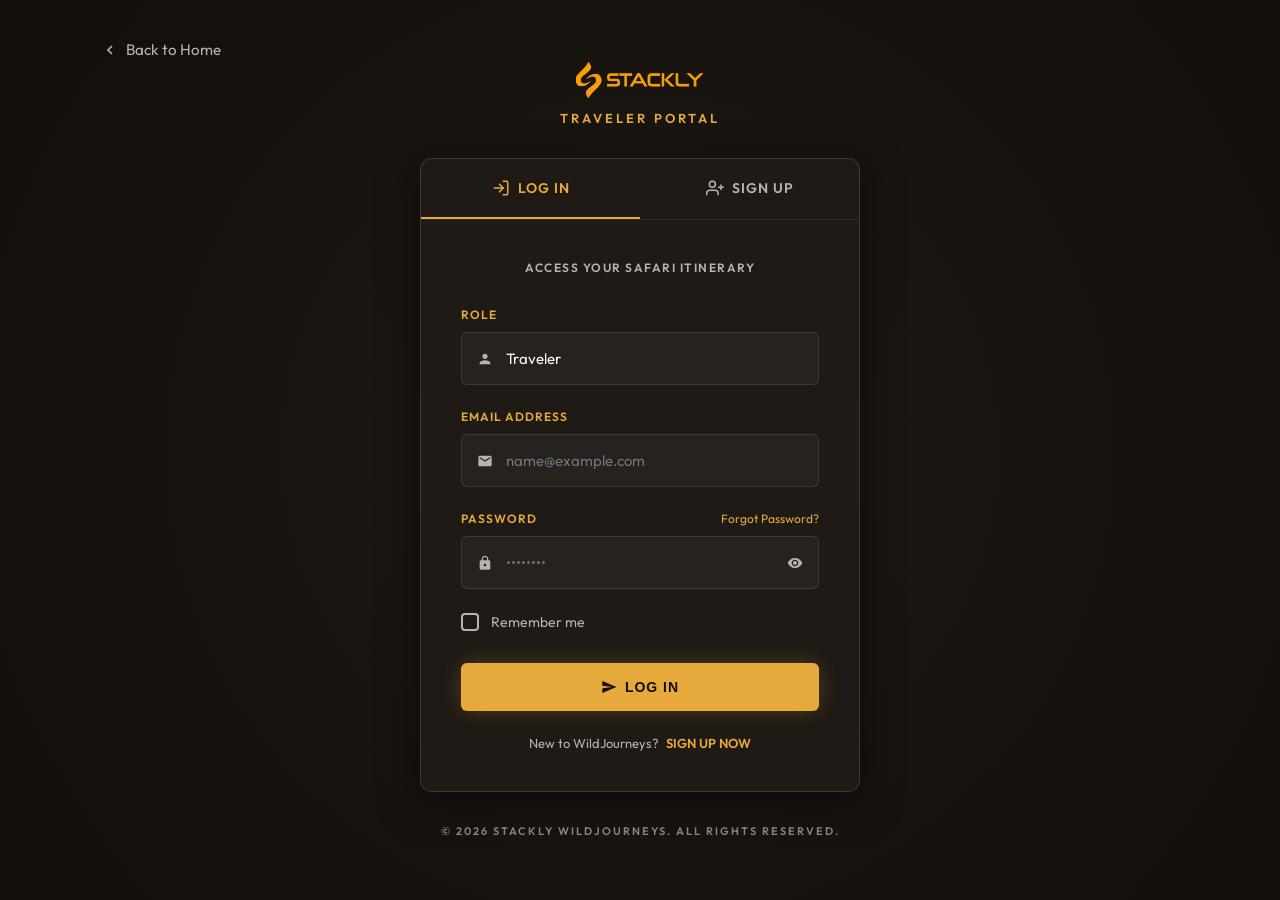
<file: login.html>
<!DOCTYPE html>
<html lang="en">
<head>
    <meta charset="UTF-8">
    <meta name="viewport" content="width=device-width, initial-scale=1.0">
    <meta name="description" content="Access your personalized account.">
    <title>Traveler Portal | WildJourneys</title>
    <link rel="stylesheet" href="css/login.css">
    <link href="https://fonts.googleapis.com/css2?family=Outfit:wght@300;400;500;600;700&family=Playfair+Display:ital,wght@0,400;0,600;0,700;1,400&display=swap" rel="stylesheet">
</head>
<body class="safari-login-body">
    <div class="safari-container">
        
        <a href="index.html" class="back-home">
            <svg viewBox="0 0 24 24" width="16" height="16" stroke="currentColor" stroke-width="2.5" fill="none">
                <polyline points="15 18 9 12 15 6"></polyline>
            </svg>
            <span>Back to Home</span>
        </a>

        <!-- Logo Header -->
        <div class="safari-header">
            <div class="safari-logo">
                <img src="assets/logo (2) (3).webp" alt="Logo" style="height: 36px; width: auto;">
            </div>
            <div class="safari-subtitle">TRAVELER PORTAL</div>
        </div>

        <!-- Main Card -->
        <div class="safari-card">
            <div class="card-tabs">
                <div class="tab active">
                    <svg viewBox="0 0 24 24" width="18" height="18" fill="none" stroke="currentColor" stroke-width="2" stroke-linecap="round" stroke-linejoin="round"><path d="M15 3h4a2 2 0 0 1 2 2v14a2 2 0 0 1-2 2h-4"></path><polyline points="10 17 15 12 10 7"></polyline><line x1="15" y1="12" x2="3" y2="12"></line></svg>
                    LOG IN
                </div>
                <div class="tab">
                    <svg viewBox="0 0 24 24" width="18" height="18" fill="none" stroke="currentColor" stroke-width="2" stroke-linecap="round" stroke-linejoin="round"><path d="M16 21v-2a4 4 0 0 0-4-4H5a4 4 0 0 0-4 4v2"></path><circle cx="8.5" cy="7" r="4"></circle><line x1="20" y1="8" x2="20" y2="14"></line><line x1="23" y1="11" x2="17" y2="11"></line></svg>
                    SIGN UP
                </div>
            </div>

            <div class="card-content">
                <div class="access-level-title">ACCESS YOUR SAFARI ITINERARY</div>
                
                <form>
                    <div class="form-group">
                        <label>ROLE</label>
                        <div class="input-wrapper">
                            <svg viewBox="0 0 24 24" width="16" height="16" fill="currentColor" class="input-icon"><path d="M12 12c2.21 0 4-1.79 4-4s-1.79-4-4-4-4 1.79-4 4 1.79 4 4 4zm0 2c-2.67 0-8 1.34-8 4v2h16v-2c0-2.66-5.33-4-8-4z"/></svg>
                            <select name="role" id="role-select">
                                <option value="traveler">Traveler</option>
                                <option value="guide">Guide / Tracker</option>
                                <option value="admin">Administrator</option>
                            </select>
                        </div>
                    </div>

                    <div class="form-group">
                        <label>EMAIL ADDRESS</label>
                        <div class="input-wrapper">
                            <svg viewBox="0 0 24 24" width="16" height="16" fill="currentColor" class="input-icon"><path d="M20 4H4c-1.1 0-1.99.9-1.99 2L2 18c0 1.1.9 2 2 2h16c1.1 0 2-.9 2-2V6c0-1.1-.9-2-2-2zm0 4l-8 5-8-5V6l8 5 8-5v2z"/></svg>
                            <input type="email" placeholder="name@example.com">
                        </div>
                    </div>

                    <div class="form-group">
                        <div class="label-row">
                            <label>PASSWORD</label>
                            <a href="404.html" class="forgot-link">Forgot Password?</a>
                        </div>
                        <div class="input-wrapper">
                            <svg viewBox="0 0 24 24" width="16" height="16" fill="currentColor" class="input-icon"><path d="M18 8h-1V6c0-2.76-2.24-5-5-5S7 3.24 7 6v2H6c-1.1 0-2 .9-2 2v10c0 1.1.9 2 2 2h12c1.1 0 2-.9 2-2V10c0-1.1-.9-2-2-2zm-6 9c-1.1 0-2-.9-2-2s.9-2 2-2 2 .9 2 2-.9 2-2 2zm3.1-9H8.9V6c0-1.71 1.39-3.1 3.1-3.1 1.71 0 3.1 1.39 3.1 3.1v2z"/></svg>
                            <input type="password" placeholder="••••••••">
                            <svg viewBox="0 0 24 24" width="16" height="16" fill="currentColor" class="input-icon-right"><path d="M12 4.5C7 4.5 2.73 7.61 1 12c1.73 4.39 6 7.5 11 7.5s9.27-3.11 11-7.5c-1.73-4.39-6-7.5-11-7.5zM12 17c-2.76 0-5-2.24-5-5s2.24-5 5-5 5 2.24 5 5-2.24 5-5 5zm0-8c-1.66 0-3 1.34-3 3s1.34 3 3 3 3-1.34 3-3-1.34-3-3-3z"/></svg>
                        </div>
                    </div>

                    <label class="checkbox-row">
                        <input type="checkbox">
                        <span class="checkmark"></span>
                        <span class="checkbox-text">Remember me</span>
                    </label>

                    <button type="button" class="submit-btn" onclick="handleLogin()">
                        <svg viewBox="0 0 24 24" width="16" height="16" fill="currentColor"><path d="M2.01 21L23 12 2.01 3 2 10l15 2-15 2z"/></svg>
                        LOG IN
                    </button>

                    <div class="register-prompt">
                        New to WildJourneys? <a href="404.html">SIGN UP NOW</a>
                    </div>
                </form>
            </div>
        </div>

        <div class="safari-footer">
            &copy; 2026 STACKLY WILDJOURNEYS. ALL RIGHTS RESERVED.
        </div>
    </div>

    <script>
        function handleLogin() {
            const role = document.getElementById('role-select').value;
            if (role === 'admin') {
                window.location.href = 'admindashboard.html';
            } else {
                window.location.href = 'userdashboard.html';
            }
        }
    </script>
</body>
</html>
</file>
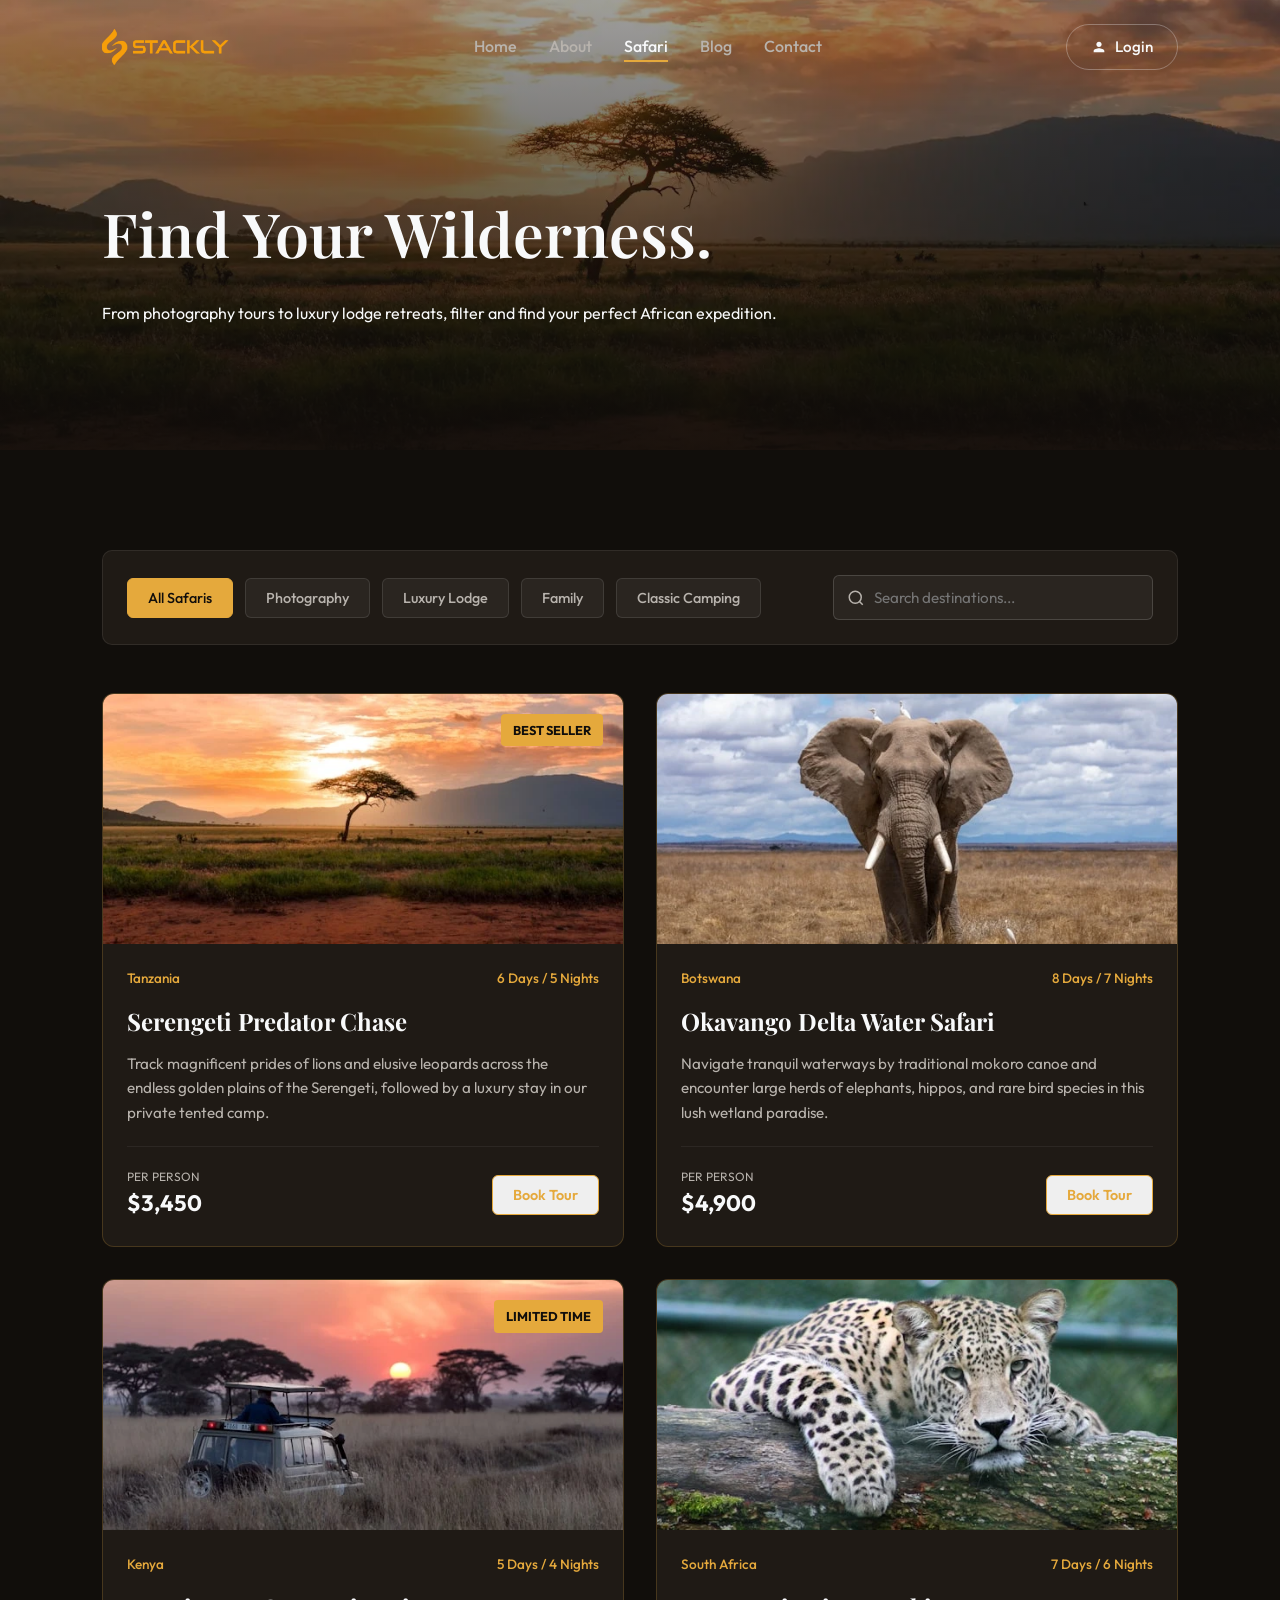
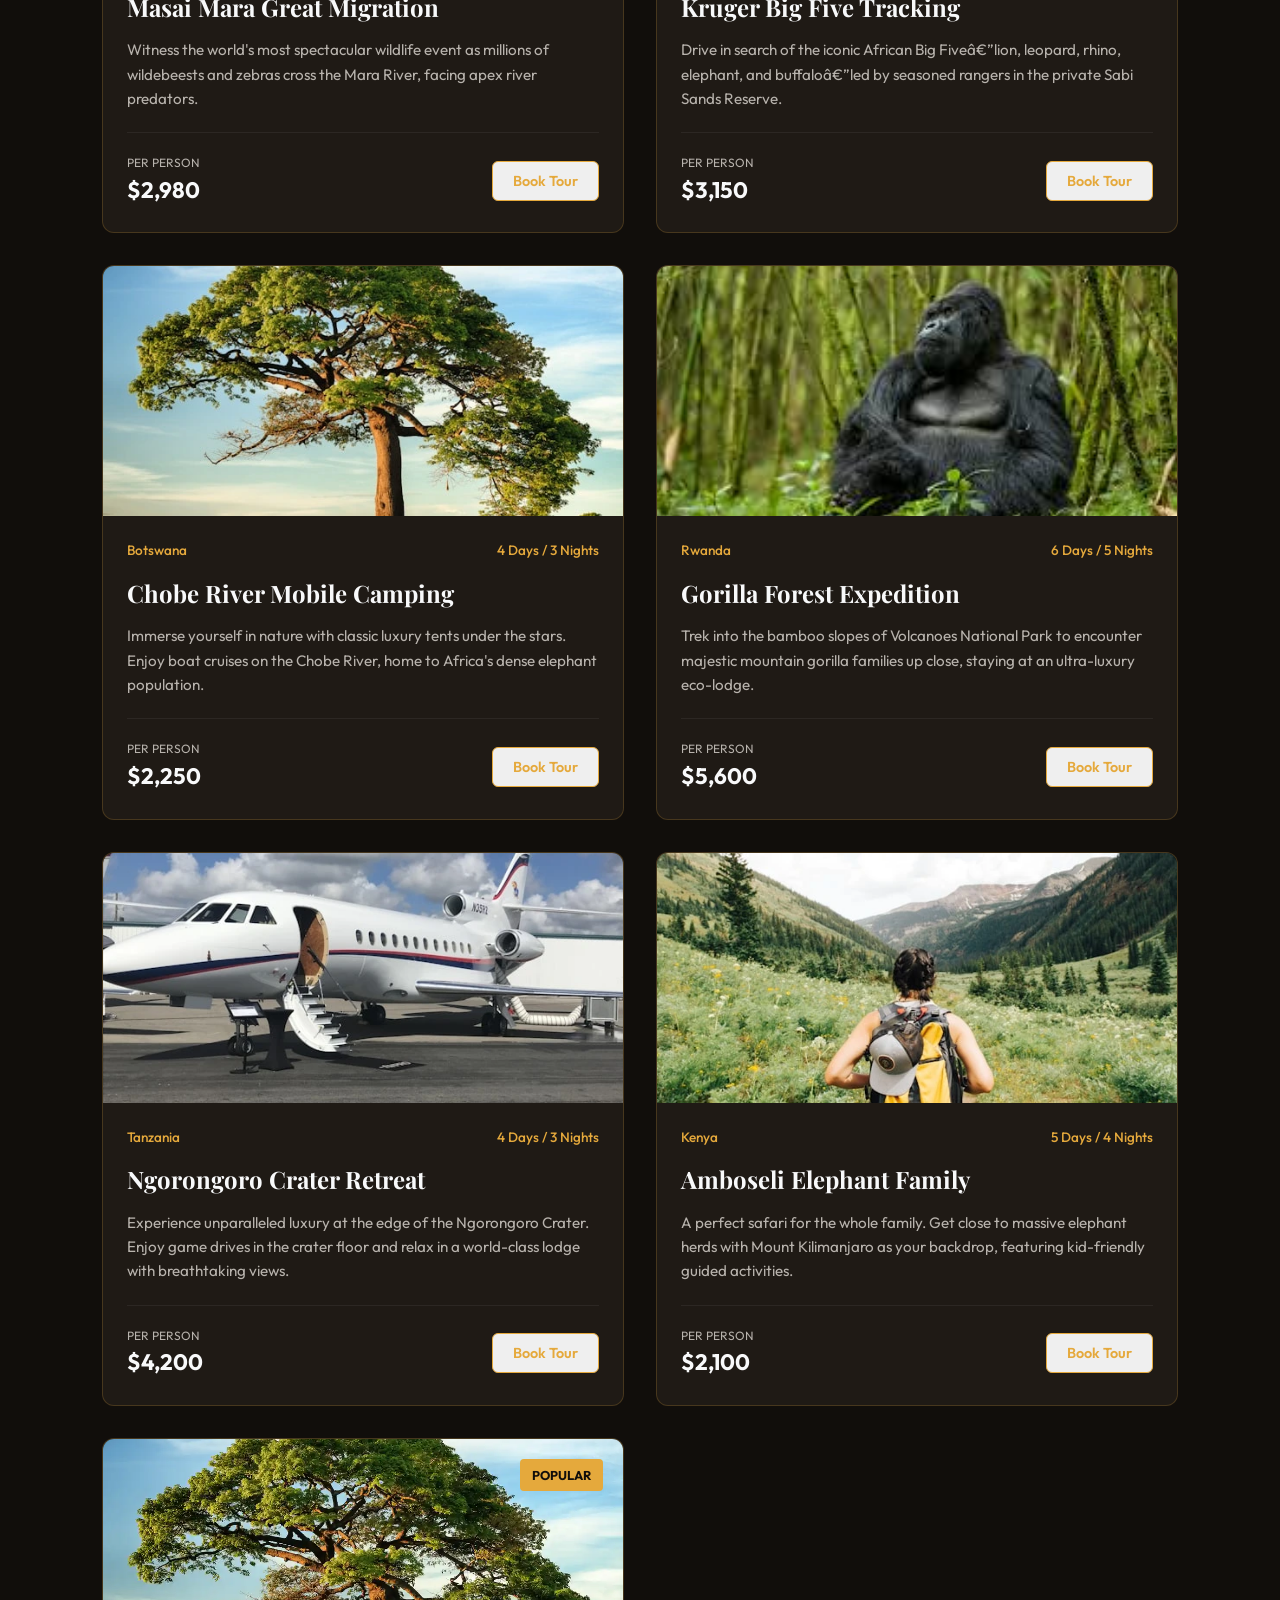
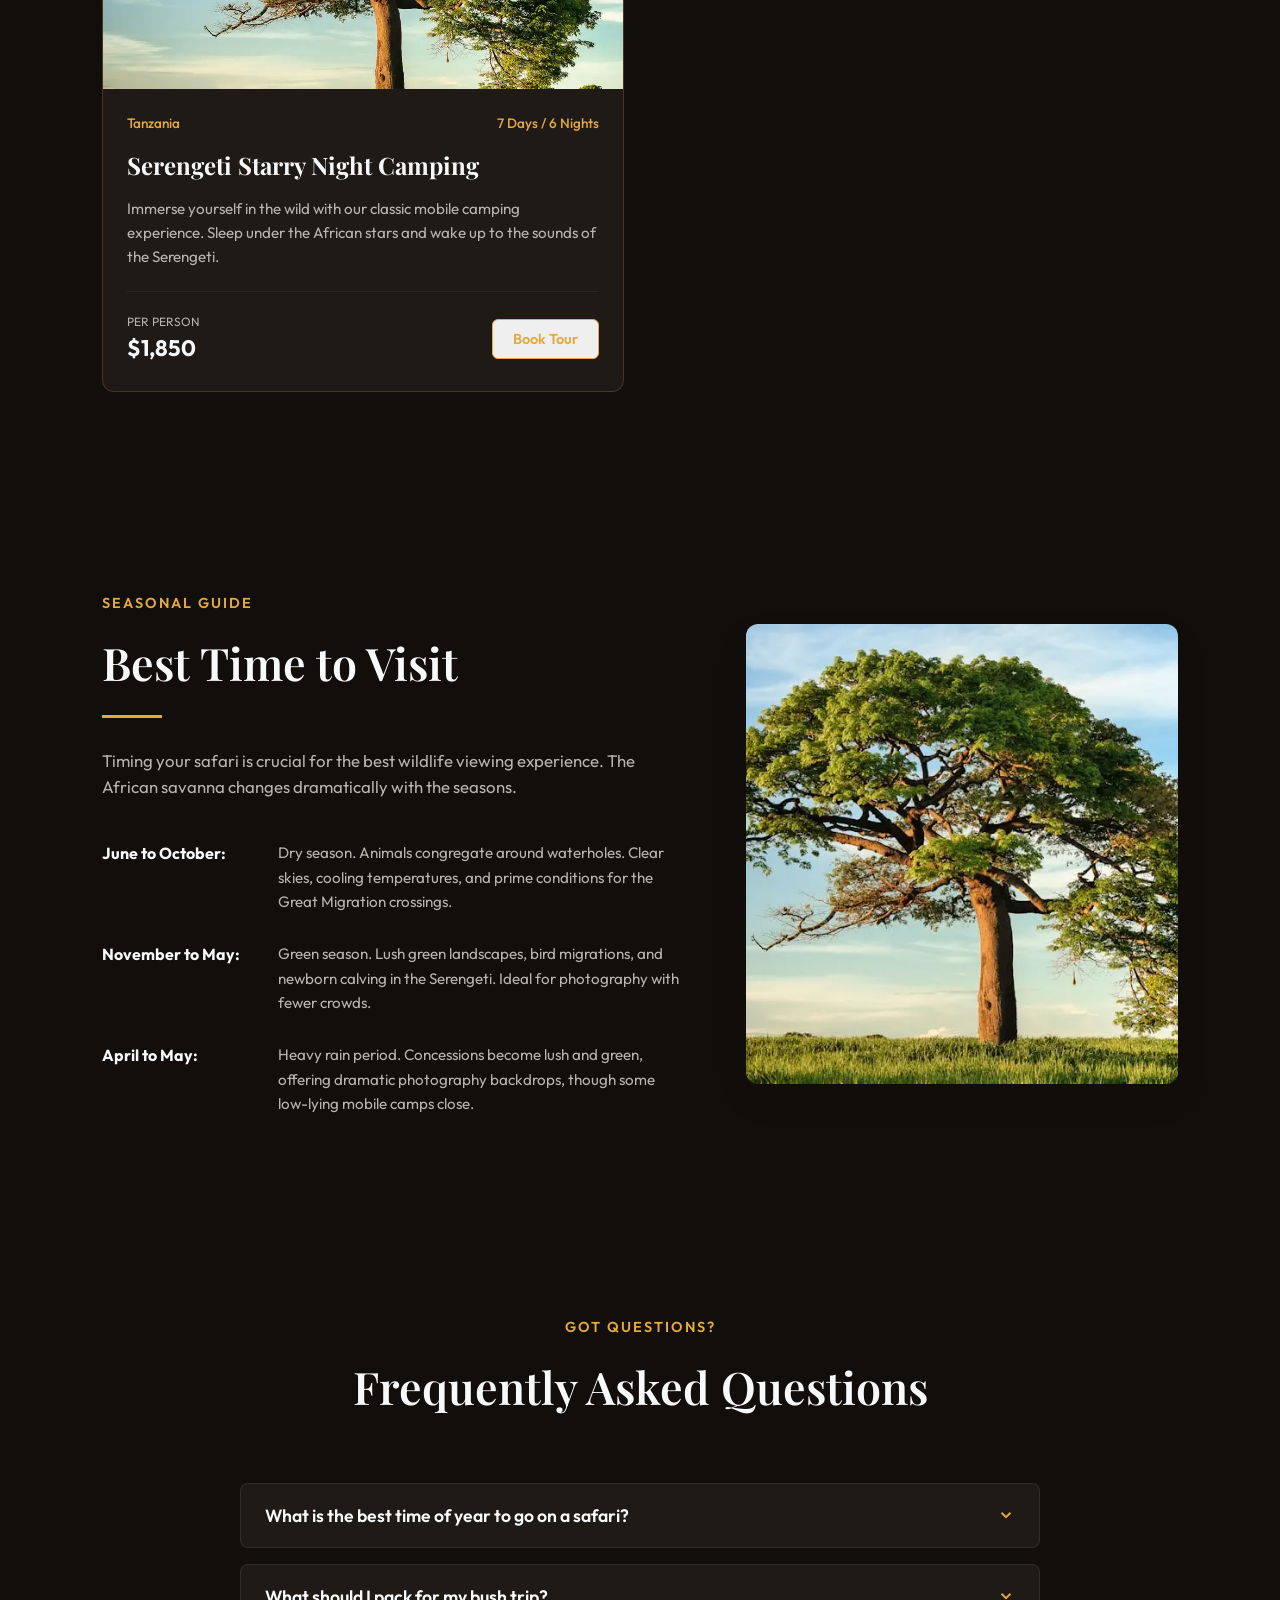
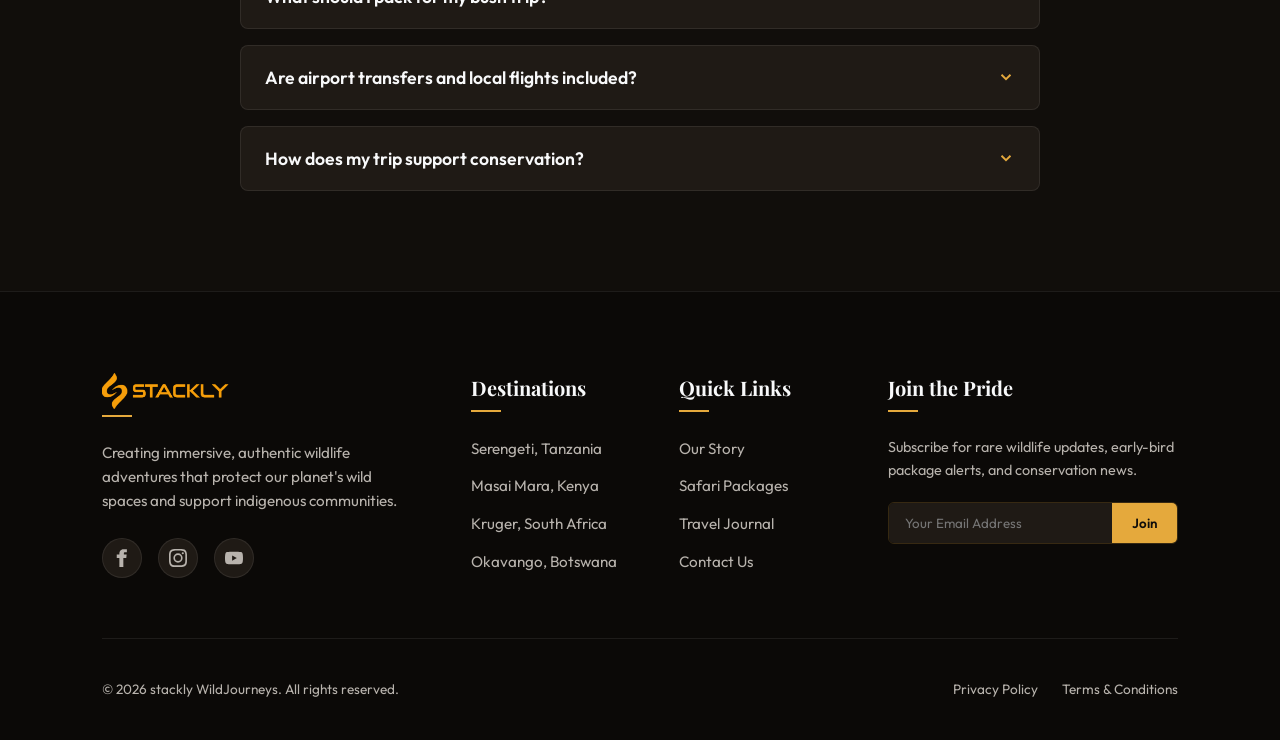
<file: safari.html>
﻿<!DOCTYPE html>
<html lang="en">
<head>
    <meta charset="UTF-8">
    <meta name="viewport" content="width=device-width, initial-scale=1.0">
    <meta name="description" content="Browse our luxury and photographic safari packages. Filter by category, search by park, and book your custom African expedition online.">
    <title>Safari Packages | WildJourneys</title>
    <link rel="stylesheet" href="css/index.css">
    <link rel="stylesheet" href="css/safari.css?v=1.1">
</head>
<body>

    <!-- Header Navbar -->
    <nav class="navbar">
        <a href="index.html" class="nav-brand">
            <img src="assets/logo (2) (3).webp" alt="Logo" style="height: 36px; width: auto;">
        </a>
        <ul class="nav-links">
            <li><a href="index.html">Home</a></li>
            <li><a href="about.html">About</a></li>
            <li><a href="safari.html" class="active">Safari</a></li>
            <li><a href="blog.html">Blog</a></li>
            <li><a href="contact.html">Contact</a></li>
            <li class="mobile-login"><a href="login.html" class="btn-login"><svg viewBox="0 0 24 24" width="20" height="20" fill="currentColor"><path d="M12 12c2.21 0 4-1.79 4-4s-1.79-4-4-4-4 1.79-4 4 1.79 4 4 4zm0 2c-2.67 0-8 1.34-8 4v2h16v-2c0-2.66-5.33-4-8-4z"/></svg><span>Login</span></a></li>
        </ul>
        <div class="nav-actions">
            <a href="login.html" class="btn-login">
                <svg viewBox="0 0 24 24">
                    <path d="M12 12c2.21 0 4-1.79 4-4s-1.79-4-4-4-4 1.79-4 4 1.79 4 4 4zm0 2c-2.67 0-8 1.34-8 4v2h16v-2c0-2.66-5.33-4-8-4z"/>
                </svg>
                <span>Login</span>
            </a>
        </div>
        <button class="menu-toggle" aria-label="Toggle Navigation">
            <span></span>
            <span></span>
            <span></span>
        </button>
    </nav>

    <!-- Safari Hero Section -->
    <header class="safari-hero">
        <div class="safari-hero-content">
            <h1>Find Your Wilderness.</h1>
            <p>From photography tours to luxury lodge retreats, filter and find your perfect African expedition.</p>
        </div>
    </header>

    <!-- Search & Filter Controls -->
    <section class="packages-section">
        <div class="filter-search-container">
            <div class="filter-group">
                <button class="filter-btn active" data-filter="all">All Safaris</button>
                <button class="filter-btn" data-filter="photography">Photography</button>
                <button class="filter-btn" data-filter="luxury">Luxury Lodge</button>
                <button class="filter-btn" data-filter="family">Family</button>
                <button class="filter-btn" data-filter="camping">Classic Camping</button>
            </div>
            <div class="search-box">
                <svg viewBox="0 0 24 24">
                    <circle cx="11" cy="11" r="8"></circle>
                    <line x1="21" y1="21" x2="16.65" y2="16.65"></line>
                </svg>
                <input type="text" id="search-input" placeholder="Search destinations...">
            </div>
        </div>

        <!-- Safari Grid -->
        <div class="packages-grid">
            <!-- Tour 1 -->
            <div class="safari-card package-card" data-category="photography" data-title="serengeti predator chase tanzania">
                <div class="card-img-wrapper">
                    <span class="card-badge">Best Seller</span>
                    <img src="assets/opt_photo-1547471080-7cc2caa01a7e_a420f6f1.webp" alt="Serengeti Safari">
                </div>
                <div class="card-info">
                    <div class="card-meta">
                        <span>Tanzania</span>
                        <span>6 Days / 5 Nights</span>
                    </div>
                    <h3>Serengeti Predator Chase</h3>
                    <p>Track magnificent prides of lions and elusive leopards across the endless golden plains of the Serengeti, followed by a luxury stay in our private tented camp.</p>
                    <div class="card-footer">
                        <div class="card-price">
                            <span class="price-label">Per Person</span>
                            <span class="price-value">$3,450</span>
                        </div>
                        <button class="btn-card book-btn" data-tour="Serengeti Predator Chase ($3,450)">Book Tour</button>
                    </div>
                </div>
            </div>

            <!-- Tour 2 -->
            <div class="safari-card package-card" data-category="luxury" data-title="okavango delta water safari botswana">
                <div class="card-img-wrapper">
                    <img src="assets/opt_photo-1557050543-4d5f4e07ef46_ba26f276.webp" alt="Okavango Delta Safari">
                </div>
                <div class="card-info">
                    <div class="card-meta">
                        <span>Botswana</span>
                        <span>8 Days / 7 Nights</span>
                    </div>
                    <h3>Okavango Delta Water Safari</h3>
                    <p>Navigate tranquil waterways by traditional mokoro canoe and encounter large herds of elephants, hippos, and rare bird species in this lush wetland paradise.</p>
                    <div class="card-footer">
                        <div class="card-price">
                            <span class="price-label">Per Person</span>
                            <span class="price-value">$4,900</span>
                        </div>
                        <button class="btn-card book-btn" data-tour="Okavango Delta Water Safari ($4,900)">Book Tour</button>
                    </div>
                </div>
            </div>

            <!-- Tour 3 -->
            <div class="safari-card package-card" data-category="family" data-title="masai mara great migration kenya">
                <div class="card-img-wrapper">
                    <span class="card-badge">Limited Time</span>
                    <img src="assets/opt_photo-1516426122078-c23e76319801_ae164e8d.webp" alt="Masai Mara Safari">
                </div>
                <div class="card-info">
                    <div class="card-meta">
                        <span>Kenya</span>
                        <span>5 Days / 4 Nights</span>
                    </div>
                    <h3>Masai Mara Great Migration</h3>
                    <p>Witness the world's most spectacular wildlife event as millions of wildebeests and zebras cross the Mara River, facing apex river predators.</p>
                    <div class="card-footer">
                        <div class="card-price">
                            <span class="price-label">Per Person</span>
                            <span class="price-value">$2,980</span>
                        </div>
                        <button class="btn-card book-btn" data-tour="Masai Mara Great Migration ($2,980)">Book Tour</button>
                    </div>
                </div>
            </div>

            <!-- Tour 4 -->
            <div class="safari-card package-card" data-category="photography" data-title="kruger big five tracking south africa">
                <div class="card-img-wrapper">
                    <img src="assets/opt_photo-1456926631375-92c8ce872def_c2319e9b.webp" alt="Kruger Leopard">
                </div>
                <div class="card-info">
                    <div class="card-meta">
                        <span>South Africa</span>
                        <span>7 Days / 6 Nights</span>
                    </div>
                    <h3>Kruger Big Five Tracking</h3>
                    <p>Drive in search of the iconic African Big Fiveâ€”lion, leopard, rhino, elephant, and buffaloâ€”led by seasoned rangers in the private Sabi Sands Reserve.</p>
                    <div class="card-footer">
                        <div class="card-price">
                            <span class="price-label">Per Person</span>
                            <span class="price-value">$3,150</span>
                        </div>
                        <button class="btn-card book-btn" data-tour="Kruger Big Five Tracking ($3,150)">Book Tour</button>
                    </div>
                </div>
            </div>

            <!-- Tour 5 -->
            <div class="safari-card package-card" data-category="camping" data-title="chobe river elephant safari namibia botswana">
                <div class="card-img-wrapper">
                    <img src="assets/opt_photo-1502082553048-f009c37129b9_48b75cad.webp" alt="Chobe Elephants">
                </div>
                <div class="card-info">
                    <div class="card-meta">
                        <span>Botswana</span>
                        <span>4 Days / 3 Nights</span>
                    </div>
                    <h3>Chobe River Mobile Camping</h3>
                    <p>Immerse yourself in nature with classic luxury tents under the stars. Enjoy boat cruises on the Chobe River, home to Africa's dense elephant population.</p>
                    <div class="card-footer">
                        <div class="card-price">
                            <span class="price-label">Per Person</span>
                            <span class="price-value">$2,250</span>
                        </div>
                        <button class="btn-card book-btn" data-tour="Chobe River Mobile Camping ($2,250)">Book Tour</button>
                    </div>
                </div>
            </div>

            <!-- Tour 6 -->
            <div class="safari-card package-card" data-category="luxury" data-title="gorilla trekking forest expedition rwanda">
                <div class="card-img-wrapper">
                    <img src="assets/gorila.jfif" alt="Gorilla Forest">
                </div>
                <div class="card-info">
                    <div class="card-meta">
                        <span>Rwanda</span>
                        <span>6 Days / 5 Nights</span>
                    </div>
                    <h3>Gorilla Forest Expedition</h3>
                    <p>Trek into the bamboo slopes of Volcanoes National Park to encounter majestic mountain gorilla families up close, staying at an ultra-luxury eco-lodge.</p>
                    <div class="card-footer">
                        <div class="card-price">
                            <span class="price-label">Per Person</span>
                            <span class="price-value">$5,600</span>
                        </div>
                        <button class="btn-card book-btn" data-tour="Gorilla Forest Expedition ($5,600)">Book Tour</button>
                    </div>
                </div>
            </div>

            <!-- Tour 7 -->
            <div class="safari-card package-card" data-category="luxury" data-title="ngorongoro crater retreat tanzania">
                <div class="card-img-wrapper">
                    <img src="assets/opt_photo-1540962351504-03099e0a754b_58f34fea.webp" alt="Ngorongoro Crater Retreat">
                </div>
                <div class="card-info">
                    <div class="card-meta">
                        <span>Tanzania</span>
                        <span>4 Days / 3 Nights</span>
                    </div>
                    <h3>Ngorongoro Crater Retreat</h3>
                    <p>Experience unparalleled luxury at the edge of the Ngorongoro Crater. Enjoy game drives in the crater floor and relax in a world-class lodge with breathtaking views.</p>
                    <div class="card-footer">
                        <div class="card-price">
                            <span class="price-label">Per Person</span>
                            <span class="price-value">$4,200</span>
                        </div>
                        <button class="btn-card book-btn" data-tour="Ngorongoro Crater Retreat ($4,200)">Book Tour</button>
                    </div>
                </div>
            </div>

            <!-- Tour 8 -->
            <div class="safari-card package-card" data-category="family" data-title="amboseli elephant family adventure kenya">
                <div class="card-img-wrapper">
                    <img src="assets/opt_photo-1501555088652-021faa106b9b_5cddd760.webp" alt="Amboseli Elephant Family Adventure">
                </div>
                <div class="card-info">
                    <div class="card-meta">
                        <span>Kenya</span>
                        <span>5 Days / 4 Nights</span>
                    </div>
                    <h3>Amboseli Elephant Family</h3>
                    <p>A perfect safari for the whole family. Get close to massive elephant herds with Mount Kilimanjaro as your backdrop, featuring kid-friendly guided activities.</p>
                    <div class="card-footer">
                        <div class="card-price">
                            <span class="price-label">Per Person</span>
                            <span class="price-value">$2,100</span>
                        </div>
                        <button class="btn-card book-btn" data-tour="Amboseli Elephant Family ($2,100)">Book Tour</button>
                    </div>
                </div>
            </div>

            <!-- Tour 9 -->
            <div class="safari-card package-card" data-category="camping" data-title="serengeti starry night camping tanzania">
                <div class="card-img-wrapper">
                    <span class="card-badge">Popular</span>
                    <img src="assets/opt_photo-1502082553048-f009c37129b9_7589d1cc.webp" alt="Serengeti Starry Night Camping">
                </div>
                <div class="card-info">
                    <div class="card-meta">
                        <span>Tanzania</span>
                        <span>7 Days / 6 Nights</span>
                    </div>
                    <h3>Serengeti Starry Night Camping</h3>
                    <p>Immerse yourself in the wild with our classic mobile camping experience. Sleep under the African stars and wake up to the sounds of the Serengeti.</p>
                    <div class="card-footer">
                        <div class="card-price">
                            <span class="price-label">Per Person</span>
                            <span class="price-value">$1,850</span>
                        </div>
                        <button class="btn-card book-btn" data-tour="Serengeti Starry Night Camping ($1,850)">Book Tour</button>
                    </div>
                </div>
            </div>

        </div>
    </section>

    <!-- Best Time to Visit Section -->
    <section class="best-time-section">
        <div class="best-time-container">
            <div class="best-time-content">
                <span class="subtitle">Seasonal Guide</span>
                <h2>Best Time to Visit</h2>
                <div class="subtitle-underline"></div>
                <p class="intro-text">Timing your safari is crucial for the best wildlife viewing experience. The African savanna changes dramatically with the seasons.</p>
                <div class="best-time-list">
                    <div class="time-item">
                        <span class="time-season">June to October:</span>
                        <span class="time-desc">Dry season. Animals congregate around waterholes. Clear skies, cooling temperatures, and prime conditions for the Great Migration crossings.</span>
                    </div>
                    <div class="time-item">
                        <span class="time-season">November to May:</span>
                        <span class="time-desc">Green season. Lush green landscapes, bird migrations, and newborn calving in the Serengeti. Ideal for photography with fewer crowds.</span>
                    </div>
                    <div class="time-item">
                        <span class="time-season">April to May:</span>
                        <span class="time-desc">Heavy rain period. Concessions become lush and green, offering dramatic photography backdrops, though some low-lying mobile camps close.</span>
                    </div>
                </div>
            </div>
            <div class="best-time-image-wrapper">
                <img src="assets/opt_photo-1502082553048-f009c37129b9_218c8bb6.webp" alt="African savanna acacia tree at golden hour">
            </div>
        </div>
    </section>

    <!-- Safari Achievements & Stats Section -->
  
    
    <!-- FAQ Section -->
    <section class="faq-section" id="faq-section">
        <div class="section-header">
            <span class="subtitle">Got Questions?</span>
            <h2>Frequently Asked Questions</h2>
        </div>
        <div class="faq-container">
            <div class="faq-item">
                <button class="faq-question">
                    <span>What is the best time of year to go on a safari?</span>
                    <svg viewBox="0 0 24 24" class="faq-icon"><polyline points="6 9 12 15 18 9"></polyline></svg>
                </button>
                <div class="faq-answer">
                    <p>The best time varies by park. For the Serengeti Great Migration, July to October is ideal. For general big game viewing, the dry seasons (June to October and January to February) are best across most parks.</p>
                </div>
            </div>
            <div class="faq-item">
                <button class="faq-question">
                    <span>What should I pack for my bush trip?</span>
                    <svg viewBox="0 0 24 24" class="faq-icon"><polyline points="6 9 12 15 18 9"></polyline></svg>
                </button>
                <div class="faq-answer">
                    <p>We recommend lightweight, neutral-colored clothing (khaki, beige, olive), a wide-brimmed hat, sturdy walking shoes, binoculars, insect repellent, and a high-quality camera. Avoid bright colors and blue/black colors which attract tsetse flies.</p>
                </div>
            </div>
            <div class="faq-item">
                <button class="faq-question">
                    <span>Are airport transfers and local flights included?</span>
                    <svg viewBox="0 0 24 24" class="faq-icon"><polyline points="6 9 12 15 18 9"></polyline></svg>
                </button>
                <div class="faq-answer">
                    <p>Yes, all our multi-day packages include airport meet-and-greet, ground transfers in custom 4x4s, and internal bush flights between concessions as detailed in the itineraries.</p>
                </div>
            </div>
            <div class="faq-item">
                <button class="faq-question">
                    <span>How does my trip support conservation?</span>
                    <svg viewBox="0 0 24 24" class="faq-icon"><polyline points="6 9 12 15 18 9"></polyline></svg>
                </button>
                <div class="faq-answer">
                    <p>We dedicate 15% of all booking profits directly to anti-poaching units, wildlife rangers, and regional schools. We also practice 100% carbon-offset travel and support local community concessions.</p>
                </div>
            </div>
        </div>
    </section>

    <!-- Booking Modal Overlay -->
    <div class="modal-overlay" id="booking-modal-overlay">
        <div class="booking-modal">
            <button class="modal-close" id="modal-close-btn" aria-label="Close modal">
                <svg viewBox="0 0 24 24">
                    <line x1="18" y1="6" x2="6" y2="18"></line>
                    <line x1="6" y1="6" x2="18" y2="18"></line>
                </svg>
            </button>
            <h2>Inquire About Your Safari</h2>
            <p>Fill out the form below, and our wildlife travel designers will compile a custom safari proposal for you.</p>
            <form class="modal-form" id="booking-inquiry-form">
                <div class="form-group">
                    <label for="modal-tour-name">Selected Safari</label>
                    <input type="text" id="modal-tour-name" readonly>
                </div>
                <div class="modal-form-row">
                    <div class="form-group">
                        <label for="modal-name">Full Name</label>
                        <input type="text" id="modal-name" required placeholder="John Doe">
                    </div>
                    <div class="form-group">
                        <label for="modal-email">Email Address</label>
                        <input type="email" id="modal-email" required placeholder="john@example.com">
                    </div>
                </div>
                <div class="modal-form-row">
                    <div class="form-group">
                        <label for="modal-date">Target Date</label>
                        <input type="date" id="modal-date" required>
                    </div>
                    <div class="form-group">
                        <label for="modal-guests">Number of Guests</label>
                        <select id="modal-guests" required>
                            <option value="1">1 Guest</option>
                            <option value="2" selected>2 Guests</option>
                            <option value="3">3 Guests</option>
                            <option value="4">4 Guests</option>
                            <option value="5+">5+ Guests</option>
                        </select>
                    </div>
                </div>
                <div class="form-group">
                    <label for="modal-notes">Special Requests / Requirements</label>
                    <textarea id="modal-notes" placeholder="e.g. Dietary restrictions, private tracker request, photography equipment hire..."></textarea>
                </div>
                <button type="submit" class="btn-modal-submit">Submit Booking Inquiry</button>
            </form>
        </div>
    </div>

    <!-- Footer -->
    <footer>
        <div class="footer-grid">
            <div class="footer-col brand">
                <h4><img src="assets/logo (2) (3).webp" alt="Logo" style="height: 36px; width: auto; vertical-align: middle;"></h4>
                <p>Creating immersive, authentic wildlife adventures that protect our planet's wild spaces and support indigenous communities.</p>
                <div class="social-links">
                    <a href="404.html" aria-label="Facebook">
                        <svg viewBox="0 0 24 24"><path d="M18.77,7.46H14.5v-1.9c0-.9.6-1.1,1-1.1h3V.27l-4.2-.08c-4.7,0-5.8,3.5-5.8,5.7v1.6H5v4.6H8.5v12h5.3v-12h3.9l.5-4.6Z"/></svg>
                    </a>
                    <a href="404.html" aria-label="Instagram">
                        <svg viewBox="0 0 24 24"><path d="M12,2.16c3.2,0,3.58,0,4.85.07,3.26.15,4.72,1.63,4.87,4.87,0,1.27.07,1.64.07,4.85s0,3.58-.07,4.85c-.15,3.23-1.61,4.71-4.87,4.87-1.27.07-1.64.07-4.85.07s-3.58,0-4.85-.07c-3.26-.15-4.72-1.63-4.87-4.87,0-1.27-.07-1.64-.07-4.85s0-3.58.07-4.85C2.45,3.87,3.91,2.39,7.15,2.23,8.42,2.17,8.8,2.16,12,2.16M12,0C8.74,0,8.33,0,7.05.07a12,12,0,0,0-4,1A8.25,8.25,0,0,0,.78,3.31,12,12,0,0,0,0,7.05C0,8.33,0,8.74,0,12s0,3.67.07,4.95a12,12,0,0,0,1,4,8.25,8.25,0,0,0,2.24,2.24,12,12,0,0,0,4,.78C8.33,24,8.74,24,12,24s3.67,0,4.95-.07a12,12,0,0,0,4-1a8.29,8.29,0,0,0,2.24-2.24,12,12,0,0,0,.78-4C24,15.67,24,15.26,24,12s0-3.67-.07-4.95a12,12,0,0,0-1-4,8.29,8.29,0,0,0-2.24-2.24,12,12,0,0,0-4-.78C15.67,0,15.26,0,12,0Z"/><path d="M12,5.83A6.17,6.17,0,1,0,18.17,12,6.17,6.17,0,0,0,12,5.83ZM12,16a4,4,0,1,1,4-4A4,4,0,0,1,12,16Z"/><circle cx="18.4" cy="5.6" r="1.43"/></svg>
                    </a>
                    <a href="404.html" aria-label="YouTube">
                        <svg viewBox="0 0 24 24"><path d="M23.5,6.2A3,3,0,0,0,21.4,4.1C19.5,3.6,12,3.6,12,3.6s-7.5,0-9.4.5A3,3,0,0,0,.5,6.2C0,8.1,0,12,0,12s0,3.9.5,5.8a3,3,0,0,0,2.1,2.1c1.9.5,9.4.5,9.4.5s7.5,0,9.4-.5a3,3,0,0,0,2.1-2.1C24,15.9,24,12,24,12S24,8.1,23.5,6.2ZM9.5,15.5V8.5L15.8,12Z"/></svg>
                    </a>
                </div>
            </div>
            <div class="footer-col">
                <h4>Destinations</h4>
                <ul>
                    <li><a href="404.html">Serengeti, Tanzania</a></li>
                    <li><a href="404.html">Masai Mara, Kenya</a></li>
                    <li><a href="404.html">Kruger, South Africa</a></li>
                    <li><a href="404.html">Okavango, Botswana</a></li>
                </ul>
            </div>
            <div class="footer-col">
                <h4>Quick Links</h4>
                <ul>
                    <li><a href="404.html">Our Story</a></li>
                    <li><a href="404.html">Safari Packages</a></li>
                    <li><a href="404.html">Travel Journal</a></li>
                    <li><a href="404.html">Contact Us</a></li>
                </ul>
            </div>
            <div class="footer-col">
                <h4>Join the Pride</h4>
                <div class="newsletter-form">
                    <p>Subscribe for rare wildlife updates, early-bird package alerts, and conservation news.</p>
                    <div class="newsletter-input-group">
                        <input type="email" placeholder="Your Email Address" aria-label="Email address">
                        <button type="submit">Join</button>
                    </div>
                </div>
            </div>
        </div>
        <div class="footer-bottom">
            <p>&copy; 2026 stackly WildJourneys. All rights reserved.</p>
            <div class="footer-bottom-links">
                <a href="404.html">Privacy Policy</a>
                <a href="404.html">Terms &amp; Conditions</a>
            </div>
        </div>
    </footer>

    <script src="js/script.js"></script>
</body>
</html>
</file>
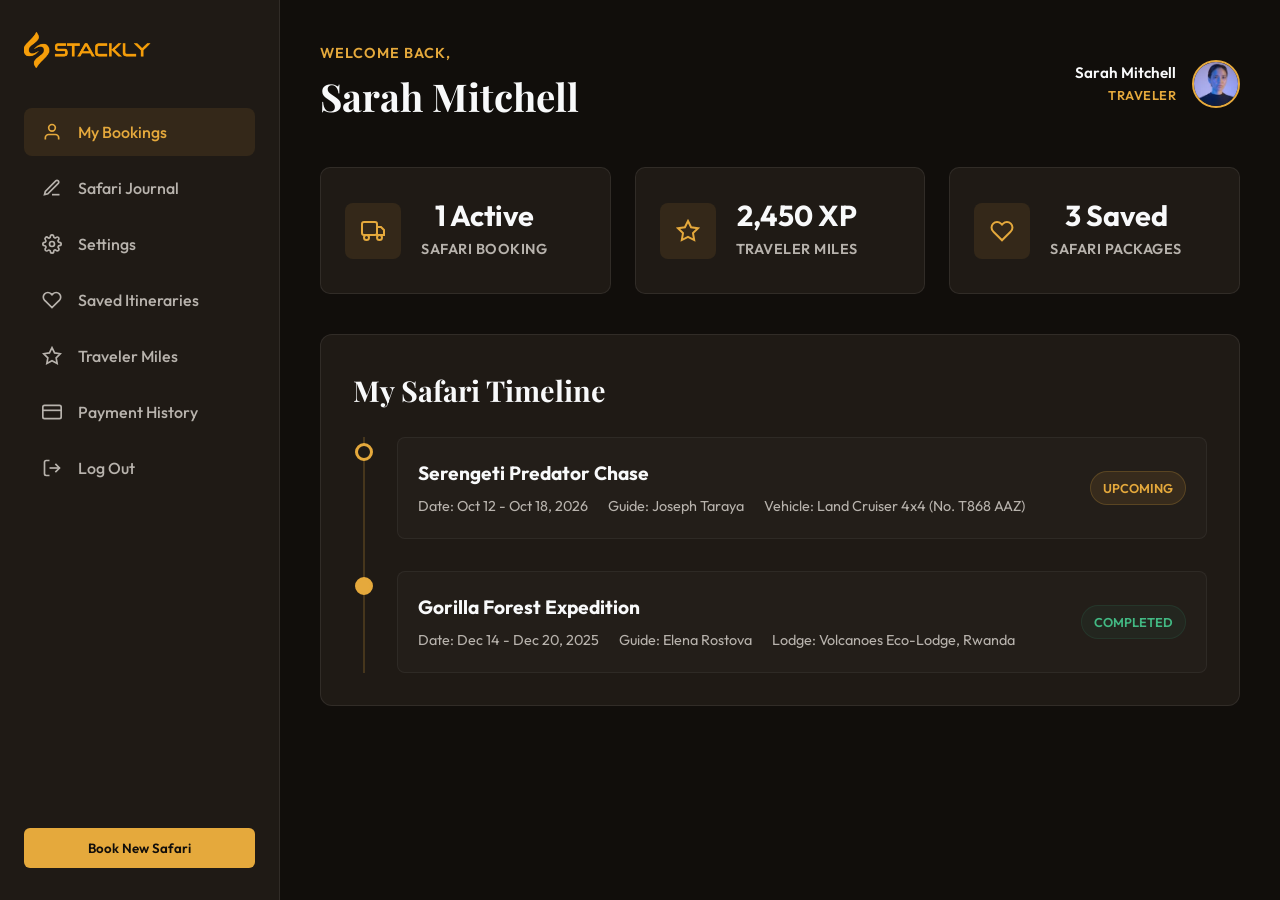
<file: userdashboard.html>
﻿<!DOCTYPE html>
<html lang="en">
<head>
    <meta charset="UTF-8">
    <meta name="viewport" content="width=device-width, initial-scale=1.0">
    <meta name="description" content="Manage your custom travel itineraries, write safari observations, and review reward milestones.">
    <title>Traveler Dashboard | WildJourneys</title>
    <link rel="stylesheet" href="css/index.css">
    <link rel="stylesheet" href="css/userdashboard.css">
</head>
<body>

    <div class="dashboard-container">
        <!-- Sidebar Navigation -->
        <aside class="sidebar">
            <div class="sidebar-top">
                <div class="sidebar-top-header">
                    <div class="sidebar-logo">
                        <img src="assets/logo (2) (3).webp" alt="Logo" style="height: 36px; width: auto;">
                    </div>
                    <button class="menu-toggle" aria-label="Toggle Navigation">
                        <span></span>
                        <span></span>
                        <span></span>
                    </button>
                </div>
                
                <ul class="sidebar-menu">
                    <li class="sidebar-menu-item">
                        <button class="active" id="menu-btn-trips" onclick="toggleDashboardView('trips')">
                            <svg viewBox="0 0 24 24"><path d="M20 21v-2a4 4 0 0 0-4-4H8a4 4 0 0 0-4 4v2"></path><circle cx="12" cy="7" r="4"></circle></svg>
                            <span>My Bookings</span>
                        </button>
                    </li>
                    <li class="sidebar-menu-item">
                        <button id="menu-btn-journal" onclick="toggleDashboardView('journal')">
                            <svg viewBox="0 0 24 24"><path d="M12 20h9"></path><path d="M16.5 3.5a2.121 2.121 0 0 1 3 3L7 19l-4 1 1-4L16.5 3.5z"></path></svg>
                            <span>Safari Journal</span>
                        </button>
                    </li>
                    <li class="sidebar-menu-item">
                        <button id="menu-btn-settings" onclick="toggleDashboardView('settings')">
                            <svg viewBox="0 0 24 24"><circle cx="12" cy="12" r="3"></circle><path d="M19.4 15a1.65 1.65 0 0 0 .33 1.82l.06.06a2 2 0 1 1-2.83 2.83l-.06-.06a1.65 1.65 0 0 0-1.82-.33 1.65 1.65 0 0 0-1 1.51V21a2 2 0 0 1-4 0v-.09A1.65 1.65 0 0 0 9 19.4a1.65 1.65 0 0 0-1.82.33l-.06.06a2 2 0 1 1-2.83-2.83l.06-.06a1.65 1.65 0 0 0 .33-1.82 1.65 1.65 0 0 0-1.51-1H3a2 2 0 0 1 0-4h.09A1.65 1.65 0 0 0 4.6 9a1.65 1.65 0 0 0-.33-1.82l-.06-.06a2 2 0 1 1 2.83-2.83l.06.06a1.65 1.65 0 0 0 1.82.33H9a1.65 1.65 0 0 0 1-1.51V3a2 2 0 0 1 4 0v.09a1.65 1.65 0 0 0 1 1.51 1.65 1.65 0 0 0 1.82-.33l.06-.06a2 2 0 1 1 2.83 2.83l-.06.06a1.65 1.65 0 0 0-.33 1.82V9a1.65 1.65 0 0 0 1.51 1H21a2 2 0 0 1 0 4h-.09a1.65 1.65 0 0 0-1.51 1z"></path></svg>
                            <span>Settings</span>
                        </button>
                    </li>
                    <li class="sidebar-menu-item">
                        <button id="menu-btn-saved" onclick="toggleDashboardView('saved')">
                            <svg viewBox="0 0 24 24"><path d="M20.84 4.61a5.5 5.5 0 0 0-7.78 0L12 5.67l-1.06-1.06a5.5 5.5 0 0 0-7.78 7.78l1.06 1.06L12 21.23l7.78-7.78 1.06-1.06a5.5 5.5 0 0 0 0-7.78z"></path></svg>
                            <span>Saved Itineraries</span>
                        </button>
                    </li>
                    <li class="sidebar-menu-item">
                        <button id="menu-btn-miles" onclick="toggleDashboardView('miles')">
                            <svg viewBox="0 0 24 24"><polygon points="12 2 15.09 8.26 22 9.27 17 14.14 18.18 21.02 12 17.77 5.82 21.02 7 14.14 2 9.27 8.91 8.26 12 2"></polygon></svg>
                            <span>Traveler Miles</span>
                        </button>
                    </li>
                    <li class="sidebar-menu-item">
                        <button id="menu-btn-payments" onclick="toggleDashboardView('payments')">
                            <svg viewBox="0 0 24 24"><rect x="1" y="4" width="22" height="16" rx="2" ry="2"></rect><line x1="1" y1="10" x2="23" y2="10"></line></svg>
                            <span>Payment History</span>
                        </button>
                    </li>
                    <li class="sidebar-menu-item">
                        <button onclick="window.location.href='index.html'">
                            <svg viewBox="0 0 24 24"><path d="M9 21H5a2 2 0 0 1-2-2V5a2 2 0 0 1 2-2h4"></path><polyline points="16 17 21 12 16 7"></polyline><line x1="21" y1="12" x2="9" y2="12"></line></svg>
                            <span>Log Out</span>
                        </button>
                    </li>
                </ul>
            </div>
            <div class="sidebar-bottom">
                <button class="btn-header-action" style="width: 100%;" onclick="window.location.href='safari.html'">Book New Safari</button>
            </div>
        </aside>

        <!-- Main Dashboard Panel -->
        <main class="main-content">
            <div class="dashboard-header">
                <div>
                    <span style="color: var(--primary); font-size: 0.9rem; text-transform: uppercase; letter-spacing: 1px; font-weight: 600;">Welcome Back,</span>
                    <h1 id="welcome-title">Sarah Mitchell</h1>
                </div>
                <div class="header-actions">
                    <div class="header-user">
                        <div class="user-details" style="text-align: right;">
                            <span class="user-name">Sarah Mitchell</span>
                            <span class="user-role">Traveler</span>
                        </div>
                        <img src="assets/opt_photo-1534528741775-53994a69daeb_b54e219f.webp" alt="Sarah Mitchell">
                    </div>
                </div>
            </div>

            <!-- Analytics/Stats Overview -->
            <div class="stats-grid">
                <div class="stat-card">
                    <div class="stat-icon">
                        <svg viewBox="0 0 24 24"><rect x="1" y="3" width="15" height="13" rx="2" ry="2"></rect><polygon points="16 8 20 8 23 11 23 16 16 16 16 8"></polygon><circle cx="5.5" cy="18.5" r="2.5"></circle><circle cx="18.5" cy="18.5" r="2.5"></circle></svg>
                    </div>
                    <div class="stat-info">
                        <span class="stat-value">1 Active</span>
                        <span class="stat-label">Safari Booking</span>
                    </div>
                </div>
                <div class="stat-card">
                    <div class="stat-icon">
                        <svg viewBox="0 0 24 24"><polygon points="12 2 15.09 8.26 22 9.27 17 14.14 18.18 21.02 12 17.77 5.82 21.02 7 14.14 2 9.27 8.91 8.26 12 2"></polygon></svg>
                    </div>
                    <div class="stat-info">
                        <span class="stat-value">2,450 XP</span>
                        <span class="stat-label">Traveler Miles</span>
                    </div>
                </div>
                <div class="stat-card">
                    <div class="stat-icon">
                        <svg viewBox="0 0 24 24"><path d="M20.84 4.61a5.5 5.5 0 0 0-7.78 0L12 5.67l-1.06-1.06a5.5 5.5 0 0 0-7.78 7.78l1.06 1.06L12 21.23l7.78-7.78 1.06-1.06a5.5 5.5 0 0 0 0-7.78z"></path></svg>
                    </div>
                    <div class="stat-info">
                        <span class="stat-value">3 Saved</span>
                        <span class="stat-label">Safari Packages</span>
                    </div>
                </div>
            </div>

            <!-- Dynamic views -->
            <!-- 1. Trips / Bookings View -->
            <div class="dashboard-view active" id="view-trips">
                <div class="timeline-card">
                    <h2>My Safari Timeline</h2>
                    <div class="timeline">
                        <!-- Itinerary 1 -->
                        <div class="timeline-item">
                            <div class="timeline-dot"></div>
                            <div class="timeline-content">
                                <div class="timeline-details">
                                    <h3>Serengeti Predator Chase</h3>
                                    <div class="timeline-meta">
                                        <span>Date: Oct 12 - Oct 18, 2026</span>
                                        <span>Guide: Joseph Taraya</span>
                                        <span>Vehicle: Land Cruiser 4x4 (No. T868 AAZ)</span>
                                    </div>
                                </div>
                                <span class="status-badge upcoming">Upcoming</span>
                            </div>
                        </div>
                        <!-- Itinerary 2 -->
                        <div class="timeline-item">
                            <div class="timeline-dot completed"></div>
                            <div class="timeline-content">
                                <div class="timeline-details">
                                    <h3>Gorilla Forest Expedition</h3>
                                    <div class="timeline-meta">
                                        <span>Date: Dec 14 - Dec 20, 2025</span>
                                        <span>Guide: Elena Rostova</span>
                                        <span>Lodge: Volcanoes Eco-Lodge, Rwanda</span>
                                    </div>
                                </div>
                                <span class="status-badge completed">Completed</span>
                            </div>
                        </div>
                    </div>
                </div>
            </div>

            <!-- 2. Safari Journal View -->
            <div class="dashboard-view" id="view-journal">
                <div class="journal-post-box">
                    <h2 style="font-family: var(--font-heading); font-size: 1.8rem; margin-bottom: 24px;">New Field Log</h2>
                    <form class="journal-form" id="journal-post-form">
                        <div style="display: flex; gap: 20px;">
                            <div class="form-group" style="flex: 1;">
                                <label for="journal-location">Location</label>
                                <select id="journal-location" required>
                                    <option value="Serengeti National Park">Serengeti, Tanzania</option>
                                    <option value="Volcanoes National Park">Volcanoes, Rwanda</option>
                                    <option value="Kruger National Park">Kruger, South Africa</option>
                                    <option value="Masai Mara Reserve">Masai Mara, Kenya</option>
                                </select>
                            </div>
                            <div class="form-group" style="flex: 1;">
                                <label for="journal-date">Date of Sight</label>
                                <input type="date" id="journal-date" required style="background-color: rgba(255,255,255,0.04); border: 1px solid rgba(255,255,255,0.1); border-radius: 6px; padding: 12px 16px; color: var(--text-white); width: 100%; outline: none;">
                            </div>
                        </div>
                        <div>
                            <label for="journal-content">Sighting Observations</label>
                            <textarea id="journal-content" placeholder="e.g. Encountered a pride of seven lions resting under an umbrella acacia tree. Recorded audio files of territorial rumbles..."></textarea>
                        </div>
                        <button type="submit" class="btn-header-action" style="align-self: flex-start;">Post Log Entry</button>
                    </form>
                </div>

                <div class="journal-posts-list" id="journal-logs-container">
                    <h2 style="font-family: var(--font-heading); font-size: 1.8rem; margin-top: 20px;">Recent Field Entries</h2>
                    <!-- Prepopulated entry 1 -->
                    <div class="journal-entry">
                        <div class="journal-entry-header">
                            <span class="journal-entry-title">Volcanoes National Park, Rwanda</span>
                            <span>Dec 16, 2025</span>
                        </div>
                        <p style="color: var(--text-muted);">Encountered the Sabinyo gorilla family at an elevation of 2,600 meters. The silverback was calm, feeding on fresh wild celery stalks while juveniles tumbled in the bamboo. Witnessed rare vocalizations which Elena described as greetings.</p>
                    </div>
                </div>
            </div>

            <!-- 3. Settings View -->
            <div class="dashboard-view" id="view-settings">
                <div class="timeline-card">
                    <h2>Profile Information</h2>
                    <form class="journal-form" style="margin-top: 24px;" onsubmit="event.preventDefault(); alert('Profile updated successfully!');">
                        <div style="display: flex; gap: 20px; flex-wrap: wrap;">
                            <div style="flex: 1 1 280px;">
                                <label for="profile-name">Full Name</label>
                                <input type="text" id="profile-name" value="Sarah Mitchell" style="background-color: rgba(255,255,255,0.04); border: 1px solid rgba(255,255,255,0.1); border-radius: 6px; padding: 14px 18px; color: var(--text-white); width: 100%; outline: none;">
                            </div>
                            <div style="flex: 1 1 280px;">
                                <label for="profile-email">Email Address</label>
                                <input type="email" id="profile-email" value="sarah@example.com" style="background-color: rgba(255,255,255,0.04); border: 1px solid rgba(255,255,255,0.1); border-radius: 6px; padding: 14px 18px; color: var(--text-white); width: 100%; outline: none;">
                            </div>
                        </div>
                        <div style="display: flex; gap: 20px; flex-wrap: wrap;">
                            <div style="flex: 1 1 280px;">
                                <label for="profile-passport">Passport Number</label>
                                <input type="text" id="profile-passport" value="US4589320" style="background-color: rgba(255,255,255,0.04); border: 1px solid rgba(255,255,255,0.1); border-radius: 6px; padding: 14px 18px; color: var(--text-white); width: 100%; outline: none;">
                            </div>
                            <div style="flex: 1 1 280px;">
                                <label for="profile-emergency">Emergency Contact</label>
                                <input type="text" id="profile-emergency" value="+1 (555) 438-9003" style="background-color: rgba(255,255,255,0.04); border: 1px solid rgba(255,255,255,0.1); border-radius: 6px; padding: 14px 18px; color: var(--text-white); width: 100%; outline: none;">
                            </div>
                        </div>
                        <button type="submit" class="btn-header-action" style="align-self: flex-start; margin-top: 10px;">Save Profile Changes</button>
                    </form>
                </div>
            </div>
            <!-- 4. Saved Itineraries View -->
            <div class="dashboard-view" id="view-saved">
                <div class="timeline-card">
                    <h2>Saved Itineraries</h2>
                    <div style="display: grid; grid-template-columns: repeat(auto-fill, minmax(280px, 1fr)); gap: 20px; margin-top: 24px;">
                        <!-- Safari Card -->
                        <div style="background-color: var(--bg-card); border: 1px solid rgba(255,255,255,0.05); border-radius: 8px; overflow: hidden;">
                            <img src="assets/opt_photo-1516426122078-c23e76319801_44946e23.webp" alt="Masai Mara" style="width: 100%; height: 160px; object-fit: cover;">
                            <div style="padding: 16px;">
                                <h3 style="font-size: 1.1rem; margin-bottom: 8px;">Masai Mara Great Migration</h3>
                                <div style="display: flex; justify-content: space-between; align-items: center; margin-top: 16px;">
                                    <span style="color: var(--primary); font-weight: 600;">$2,980</span>
                                    <button class="btn-action-approve" style="padding: 6px 12px; font-size: 0.8rem;" onclick="window.location.href='404.html'">Book Now</button>
                                </div>
                            </div>
                        </div>
                        <!-- Safari Card -->
                        <div style="background-color: var(--bg-card); border: 1px solid rgba(255,255,255,0.05); border-radius: 8px; overflow: hidden;">
                            <img src="assets/opt_photo-1557050543-4d5f4e07ef46_be1be0f5.webp" alt="Okavango" style="width: 100%; height: 160px; object-fit: cover;">
                            <div style="padding: 16px;">
                                <h3 style="font-size: 1.1rem; margin-bottom: 8px;">Okavango Delta Water Safari</h3>
                                <div style="display: flex; justify-content: space-between; align-items: center; margin-top: 16px;">
                                    <span style="color: var(--primary); font-weight: 600;">$4,900</span>
                                    <button class="btn-action-approve" style="padding: 6px 12px; font-size: 0.8rem;" onclick="window.location.href='404.html'">Book Now</button>
                                </div>
                            </div>
                        </div>
                    </div>
                </div>
            </div>

            <!-- 5. Traveler Miles View -->
            <div class="dashboard-view" id="view-miles">
                <div class="timeline-card">
                    <h2>Traveler Miles & Rewards</h2>
                    <p style="color: var(--text-muted); margin-top: 16px;">You currently have <strong style="color: var(--primary); font-size: 1.2rem;">2,450 XP</strong>. Earn more miles by completing safaris and submitting field logs.</p>
                    
                    <div style="margin-top: 40px;">
                        <div style="display: flex; justify-content: space-between; margin-bottom: 8px;">
                            <span>Silver Tier</span>
                            <span style="color: var(--primary);">Gold Tier (5,000 XP)</span>
                        </div>
                        <div style="width: 100%; background-color: rgba(255,255,255,0.05); height: 12px; border-radius: 6px; overflow: hidden;">
                            <div style="width: 49%; background-color: var(--primary); height: 100%;"></div>
                        </div>
                        <p style="font-size: 0.85rem; color: var(--text-muted); margin-top: 12px;">You need 2,550 more XP to reach Gold Tier. Gold members receive complimentary hot air balloon rides and lodge upgrades.</p>
                    </div>
                </div>
            </div>

            <!-- 6. Payment History View -->
            <div class="dashboard-view" id="view-payments">
                <div class="timeline-card">
                    <h2>Payment History</h2>
                    <div class="table-responsive" style="margin-top: 24px;">
                        <table style="width: 100%; text-align: left; border-collapse: collapse;">
                            <thead>
                                <tr style="border-bottom: 1px solid rgba(255,255,255,0.1);">
                                    <th style="padding: 12px; color: var(--text-muted); font-size: 0.85rem; font-weight: 600;">Date</th>
                                    <th style="padding: 12px; color: var(--text-muted); font-size: 0.85rem; font-weight: 600;">Description</th>
                                    <th style="padding: 12px; color: var(--text-muted); font-size: 0.85rem; font-weight: 600;">Amount</th>
                                    <th style="padding: 12px; color: var(--text-muted); font-size: 0.85rem; font-weight: 600;">Status</th>
                                </tr>
                            </thead>
                            <tbody>
                                <tr style="border-bottom: 1px solid rgba(255,255,255,0.05);">
                                    <td style="padding: 16px 12px;">Oct 01, 2026</td>
                                    <td style="padding: 16px 12px;">Serengeti Predator Chase (Deposit)</td>
                                    <td style="padding: 16px 12px;">$1,000.00</td>
                                    <td style="padding: 16px 12px;"><span style="color: #42b883; font-size: 0.85rem;">Paid</span></td>
                                </tr>
                                <tr>
                                    <td style="padding: 16px 12px;">Nov 10, 2025</td>
                                    <td style="padding: 16px 12px;">Gorilla Forest Expedition (Full)</td>
                                    <td style="padding: 16px 12px;">$4,200.00</td>
                                    <td style="padding: 16px 12px;"><span style="color: #42b883; font-size: 0.85rem;">Paid</span></td>
                                </tr>
                            </tbody>
                        </table>
                    </div>
                </div>
            </div>
        </main>
    </div>

    <script src="js/script.js"></script>
</body>
</html>
</file>
<file: css/index.css>
@import url('https://fonts.googleapis.com/css2?family=Outfit:wght@300;400;500;600;700&family=Playfair+Display:ital,wght@0,400;0,600;0,700;1,400&display=swap');

:root {
    --bg-dark: #110e0b;
    --bg-card: #1f1a15;
    --bg-card-hover: #2d261e;
    --primary: #e5a93c;
    --primary-hover: #f3be5d;
    --text-white: #f8f9fa;
    --text-muted: #b8b3ad;
    --border-color: rgba(229, 169, 60, 0.2);
    --border-hover: rgba(229, 169, 60, 0.4);
    --font-heading: 'Playfair Display', Georgia, serif;
    --font-body: 'Outfit', sans-serif;
    --transition: all 0.3s cubic-bezier(0.4, 0, 0.2, 1);
    --glass-bg: rgba(31, 26, 21, 0.65);
    --glass-border: rgba(255, 255, 255, 0.08);
}

/* Global Reset */
* {
    margin: 0;
    padding: 0;
    box-sizing: border-box;
    scroll-behavior: smooth;
}

body {
    background-color: var(--bg-dark);
    color: var(--text-white);
    font-family: var(--font-body);
    line-height: 1.6;
    overflow-x: hidden;
}

a {
    color: inherit;
    text-decoration: none;
    transition: var(--transition);
}

button, input, select, textarea {
    font-family: inherit;
}

/* Navigation Bar */
.navbar {
    position: fixed;
    top: 0;
    left: 0;
    width: 100%;
    z-index: 1000;
    padding: 24px 8%;
    display: flex;
    justify-content: space-between;
    align-items: center;
    transition: var(--transition);
}

.navbar.scrolled {
    padding: 16px 8%;
    background-color: rgba(17, 14, 11, 0.95);
    backdrop-filter: blur(10px);
    border-bottom: 1px solid var(--glass-border);
    box-shadow: 0 4px 30px rgba(0, 0, 0, 0.5);
}

.nav-brand {
    display: flex;
    align-items: center;
    gap: 10px;
    font-size: 1.5rem;
    font-weight: 700;
    letter-spacing: 0.5px;
}

.brand-icon {
    width: 24px;
    height: 24px;
    fill: var(--primary);
}

.nav-links {
    display: flex;
    list-style: none;
    gap: 32px;
}

.nav-links a {
    font-weight: 500;
    font-size: 1rem;
    color: var(--text-muted);
    position: relative;
    padding: 6px 0;
}

.nav-links a::after {
    content: '';
    position: absolute;
    bottom: 0;
    left: 0;
    width: 0;
    height: 2px;
    background-color: var(--primary);
    transition: var(--transition);
}

.nav-links a.active, 
.nav-links a:hover {
    color: var(--text-white);
}

.nav-links a.active::after,
.nav-links a:hover::after {
    width: 100%;
}

.nav-actions {
    display: flex;
    align-items: center;
    gap: 16px;
}

.btn-login {
    display: flex;
    align-items: center;
    gap: 8px;
    padding: 10px 24px;
    border-radius: 50px;
    border: 1px solid rgba(248, 249, 250, 0.3);
    background: transparent;
    color: var(--text-white);
    font-size: 0.95rem;
    font-weight: 500;
    cursor: pointer;
    transition: var(--transition);
}

.btn-login svg {
    width: 16px;
    height: 16px;
    fill: currentColor;
}

.btn-login:hover {
    border-color: var(--text-white);
    background-color: rgba(248, 249, 250, 0.05);
    transform: translateY(-2px);
}

/* Mobile Menu Toggle */
.menu-toggle {
    display: none;
    flex-direction: column;
    gap: 6px;
    background: none;
    border: none;
    cursor: pointer;
    z-index: 1001;
}

.menu-toggle span {
    width: 28px;
    height: 2.5px;
    background-color: var(--text-white);
    border-radius: 2px;
    transition: var(--transition);
}

.menu-toggle span.active:nth-child(1) {
    transform: translateY(8.5px) rotate(45deg);
}
.menu-toggle span.active:nth-child(2) {
    opacity: 0;
}
.menu-toggle span.active:nth-child(3) {
    transform: translateY(-8.5px) rotate(-45deg);
}

/* Hero Section */
.hero {
    position: relative;
    width: 100%;
    min-height: 100vh;
    display: flex;
    align-items: center;
    padding: 0 8%;
    background-image: linear-gradient(to bottom, rgba(17, 14, 11, 0.35), rgba(17, 14, 11, 0.85)), url('../assets/opt_hero_3d1c583f.webp');
    background-size: cover;
    background-position: center;
    background-repeat: no-repeat;
}

.hero-content {
    max-width: 680px;
    z-index: 10;
    animation: fadeInUp 1s ease-out;
}

.hero h1 {
    font-family: var(--font-heading);
    font-size: 4.5rem;
    font-weight: 600;
    line-height: 1.1;
    margin-bottom: 24px;
    letter-spacing: -0.5px;
}

.hero p {
    font-size: 1.25rem;
    color: rgba(248, 249, 250, 0.85);
    margin-bottom: 40px;
    max-width: 580px;
}

.hero-buttons {
    display: flex;
    gap: 20px;
}

.btn-primary {
    display: flex;
    align-items: center;
    gap: 8px;
    background-color: var(--primary);
    color: var(--bg-dark);
    padding: 16px 36px;
    border-radius: 8px;
    font-weight: 600;
    font-size: 1.05rem;
    border: none;
    cursor: pointer;
    box-shadow: 0 4px 15px rgba(229, 169, 60, 0.35);
    transition: var(--transition);
}

.btn-primary svg {
    width: 18px;
    height: 18px;
    stroke: currentColor;
    stroke-width: 2.5;
    fill: none;
    transition: var(--transition);
}

.btn-primary:hover {
    background-color: var(--primary-hover);
    transform: translateY(-2px);
    box-shadow: 0 6px 20px rgba(229, 169, 60, 0.5);
}

.btn-primary:hover svg {
    transform: translateX(4px);
}

.btn-secondary {
    background-color: transparent;
    color: var(--text-white);
    padding: 16px 36px;
    border-radius: 8px;
    font-weight: 600;
    font-size: 1.05rem;
    border: 1px solid rgba(248, 249, 250, 0.3);
    cursor: pointer;
    transition: var(--transition);
}

.btn-secondary:hover {
    border-color: var(--text-white);
    background-color: rgba(248, 249, 250, 0.05);
    transform: translateY(-2px);
}

/* Location Tag */
.hero-location {
    position: absolute;
    bottom: 40px;
    left: 8%;
    display: flex;
    align-items: center;
    gap: 8px;
    font-size: 0.95rem;
    color: rgba(248, 249, 250, 0.85);
    z-index: 10;
}

.hero-location svg {
    width: 18px;
    height: 18px;
    fill: none;
    stroke: var(--primary);
    stroke-width: 2;
}

/* Search / Booking Widget */
.booking-widget-container {
    position: relative;
    margin-top: -60px;
    padding: 0 8%;
    z-index: 20;
}

.booking-widget {
    background: var(--glass-bg);
    backdrop-filter: blur(16px);
    border: 1px solid var(--glass-border);
    border-radius: 12px;
    padding: 30px;
    display: flex;
    flex-wrap: wrap;
    gap: 20px;
    justify-content: space-between;
    align-items: flex-end;
    box-shadow: 0 15px 35px rgba(0,0,0,0.4);
}

.form-group {
    flex: 1 1 200px;
    display: flex;
    flex-direction: column;
    gap: 8px;
}

.form-group label {
    font-size: 0.85rem;
    text-transform: uppercase;
    letter-spacing: 1px;
    color: var(--primary);
    font-weight: 600;
}

.form-group input, 
.form-group select {
    background-color: rgba(255, 255, 255, 0.06);
    border: 1px solid rgba(255, 255, 255, 0.1);
    border-radius: 6px;
    padding: 12px 16px;
    color: var(--text-white);
    font-size: 0.95rem;
    outline: none;
    transition: var(--transition);
}

.form-group input:focus, 
.form-group select:focus {
    border-color: var(--primary);
    background-color: rgba(255, 255, 255, 0.1);
}

.form-group select option {
    background-color: var(--bg-card);
    color: var(--text-white);
}

.booking-widget .btn-submit {
    height: 48px;
    padding: 0 32px;
    border-radius: 6px;
    background-color: var(--primary);
    border: none;
    color: var(--bg-dark);
    font-weight: 600;
    cursor: pointer;
    transition: var(--transition);
    flex: 0 1 180px;
}

.booking-widget .btn-submit:hover {
    background-color: var(--primary-hover);
    transform: translateY(-2px);
}

/* Sections Configuration */
section {
    padding: 100px 8%;
}

.section-header {
    margin-bottom: 60px;
    text-align: center;
}

.section-header .subtitle {
    color: var(--primary);
    font-size: 0.9rem;
    text-transform: uppercase;
    letter-spacing: 2px;
    font-weight: 600;
    margin-bottom: 12px;
    display: block;
}

.section-header h2 {
    font-family: var(--font-heading);
    font-size: 2.8rem;
    font-weight: 600;
}

/* Featured Safaris Layout */
.safari-grid {
    display: grid;
    grid-template-columns: repeat(auto-fit, minmax(350px, 1fr));
    gap: 32px;
}

.safari-card {
    background-color: var(--bg-card);
    border-radius: 12px;
    overflow: hidden;
    border: 1px solid var(--border-color);
    transition: var(--transition);
    position: relative;
}

.safari-card:hover {
    transform: translateY(-8px);
    border-color: var(--border-hover);
    box-shadow: 0 10px 25px rgba(0,0,0,0.3);
}

.card-img-wrapper {
    width: 100%;
    height: 250px;
    overflow: hidden;
    position: relative;
}

.card-img-wrapper img {
    width: 100%;
    height: 100%;
    object-fit: cover;
    transition: var(--transition);
}

.safari-card:hover .card-img-wrapper img {
    transform: scale(1.08);
}

.card-badge {
    position: absolute;
    top: 20px;
    right: 20px;
    background-color: var(--primary);
    color: var(--bg-dark);
    padding: 6px 12px;
    font-size: 0.8rem;
    font-weight: 700;
    border-radius: 4px;
    text-transform: uppercase;
}

.card-info {
    padding: 24px;
}

.card-meta {
    display: flex;
    justify-content: space-between;
    font-size: 0.85rem;
    color: var(--primary);
    margin-bottom: 12px;
    font-weight: 500;
}

.card-info h3 {
    font-family: var(--font-heading);
    font-size: 1.5rem;
    margin-bottom: 12px;
}

.card-info p {
    color: var(--text-muted);
    font-size: 0.95rem;
    margin-bottom: 24px;
    height: 70px;
    overflow: hidden;
    display: -webkit-box;
    -webkit-line-clamp: 3;
    -webkit-box-orient: vertical;
}

.card-footer {
    display: flex;
    justify-content: space-between;
    align-items: center;
    border-top: 1px solid rgba(255,255,255,0.06);
    padding-top: 20px;
}

.card-price {
    display: flex;
    flex-direction: column;
}

.price-label {
    font-size: 0.75rem;
    color: var(--text-muted);
    text-transform: uppercase;
}

.price-value {
    font-size: 1.4rem;
    font-weight: 700;
    color: var(--text-white);
}

.btn-card {
    padding: 10px 20px;
    border: 1px solid var(--primary);
    border-radius: 6px;
    font-size: 0.9rem;
    font-weight: 600;
    color: var(--primary);
    transition: var(--transition);
}

.btn-card:hover {
    background-color: var(--primary);
    color: var(--bg-dark);
}

/* Horizontal Scrolling Gallery for Sightings */
.gallery-container {
    display: flex;
    gap: 24px;
    overflow-x: auto;
    padding: 20px 0;
    scrollbar-width: thin;
    scrollbar-color: var(--primary) var(--bg-card);
}

.gallery-container::-webkit-scrollbar {
    height: 6px;
}

.gallery-container::-webkit-scrollbar-track {
    background: var(--bg-card);
}

.gallery-container::-webkit-scrollbar-thumb {
    background-color: var(--primary);
    border-radius: 10px;
}

.gallery-card {
    flex: 0 0 300px;
    height: 400px;
    border-radius: 10px;
    overflow: hidden;
    position: relative;
}

.gallery-card img {
    width: 100%;
    height: 100%;
    object-fit: cover;
    transition: var(--transition);
}

.gallery-card:hover img {
    transform: scale(1.05);
}

.gallery-card-overlay {
    position: absolute;
    bottom: 0;
    left: 0;
    width: 100%;
    height: 50%;
    background: linear-gradient(to top, rgba(17,14,11,0.9), transparent);
    display: flex;
    flex-direction: column;
    justify-content: flex-end;
    padding: 20px;
    color: var(--text-white);
}

.gallery-card-overlay h4 {
    font-size: 1.25rem;
    font-family: var(--font-heading);
    margin-bottom: 4px;
}

.gallery-card-overlay p {
    font-size: 0.85rem;
    color: var(--primary);
}

/* Features grid */
.features-grid {
    display: grid;
    grid-template-columns: repeat(auto-fit, minmax(280px, 1fr));
    gap: 32px;
}

.feature-box {
    background-color: var(--bg-card);
    border: 1px solid var(--glass-border);
    border-radius: 10px;
    padding: 40px 30px;
    text-align: center;
    transition: var(--transition);
}

.feature-box:hover {
    border-color: var(--primary);
    transform: translateY(-5px);
}

.feature-icon-wrapper {
    width: 64px;
    height: 64px;
    margin: 0 auto 24px;
    background-color: rgba(229,169,60,0.1);
    border-radius: 50%;
    display: flex;
    justify-content: center;
    align-items: center;
}

.feature-icon-wrapper svg {
    width: 32px;
    height: 32px;
    stroke: var(--primary);
    fill: none;
    stroke-width: 1.5;
}

.feature-box h3 {
    font-family: var(--font-heading);
    font-size: 1.4rem;
    margin-bottom: 16px;
}

.feature-box p {
    color: var(--text-muted);
    font-size: 0.95rem;
}

/* Testimonial slider layout */
.testimonial-container {
    max-width: 800px;
    margin: 0 auto;
    text-align: center;
}

.testimonial-slide {
    padding: 20px;
}

.testimonial-quote {
    font-family: var(--font-heading);
    font-size: 1.8rem;
    font-style: italic;
    color: var(--text-white);
    margin-bottom: 30px;
    line-height: 1.5;
}

.testimonial-author {
    display: flex;
    flex-direction: column;
    align-items: center;
    gap: 12px;
}

.author-img {
    width: 60px;
    height: 60px;
    border-radius: 50%;
    border: 2px solid var(--primary);
    object-fit: cover;
}

.author-name {
    font-weight: 600;
    font-size: 1.1rem;
}

.author-role {
    color: var(--primary);
    font-size: 0.85rem;
    text-transform: uppercase;
    letter-spacing: 1px;
}

/* Footer styling */
footer {
    background-color: #0b0907;
    border-top: 1px solid var(--glass-border);
    padding: 80px 8% 40px;
}

.footer-grid {
    display: grid;
    grid-template-columns: 2fr 1fr 1fr 1.5fr;
    gap: 48px;
    margin-bottom: 60px;
}

.footer-col h4 {
    color: var(--text-white);
    font-family: var(--font-heading);
    font-size: 1.25rem;
    margin-bottom: 24px;
    position: relative;
    padding-bottom: 8px;
}

.footer-col h4::after {
    content: '';
    position: absolute;
    bottom: 0;
    left: 0;
    width: 30px;
    height: 2px;
    background-color: var(--primary);
}

.footer-col.brand p {
    color: var(--text-muted);
    font-size: 0.95rem;
    margin-bottom: 24px;
    max-width: 300px;
}

.social-links {
    display: flex;
    gap: 16px;
}

.social-links a {
    width: 40px;
    height: 40px;
    border-radius: 50%;
    background-color: var(--bg-card);
    border: 1px solid var(--glass-border);
    display: flex;
    justify-content: center;
    align-items: center;
    color: var(--text-muted);
}

.social-links a:hover {
    background-color: var(--primary);
    color: var(--bg-dark);
    border-color: var(--primary);
    transform: translateY(-3px);
}

.social-links svg {
    width: 18px;
    height: 18px;
    fill: currentColor;
}

.footer-col ul {
    list-style: none;
    display: flex;
    flex-direction: column;
    gap: 12px;
}

.footer-col ul a {
    color: var(--text-muted);
    font-size: 0.95rem;
}

.footer-col ul a:hover {
    color: var(--primary);
    padding-left: 4px;
}

.newsletter-form {
    display: flex;
    flex-direction: column;
    gap: 12px;
}

.newsletter-form p {
    color: var(--text-muted);
    font-size: 0.9rem;
    margin-bottom: 8px;
}

.newsletter-input-group {
    display: flex;
    border-radius: 6px;
    overflow: hidden;
    border: 1px solid var(--border-color);
}

.newsletter-input-group input {
    flex: 1;
    background-color: var(--bg-card);
    border: none;
    padding: 12px 16px;
    color: var(--text-white);
    outline: none;
}

.newsletter-input-group button {
    background-color: var(--primary);
    border: none;
    color: var(--bg-dark);
    font-weight: 600;
    padding: 0 20px;
    cursor: pointer;
    transition: var(--transition);
}

.newsletter-input-group button:hover {
    background-color: var(--primary-hover);
}

.footer-bottom {
    display: flex;
    justify-content: space-between;
    align-items: center;
    border-top: 1px solid var(--glass-border);
    padding-top: 40px;
    font-size: 0.85rem;
    color: var(--text-muted);
    flex-wrap: wrap;
    gap: 20px;
}

.footer-bottom-links {
    display: flex;
    gap: 24px;
}

/* Tailored Travel Styles / More Experiences */
.more-experiences {
    background-color: var(--bg-dark);
}

.experience-grid {
    display: grid;
    grid-template-columns: repeat(auto-fit, minmax(260px, 1fr));
    gap: 30px;
}

.experience-card {
    background-color: var(--bg-card);
    border: 1px solid var(--glass-border);
    border-radius: 12px;
    overflow: hidden;
    transition: var(--transition);
    display: flex;
    flex-direction: column;
}

.experience-card:hover {
    transform: translateY(-8px);
    border-color: var(--border-hover);
    box-shadow: 0 15px 35px rgba(0, 0, 0, 0.45);
}

.exp-img-wrapper {
    width: 100%;
    height: 220px;
    overflow: hidden;
    position: relative;
}

.exp-img-wrapper img {
    width: 100%;
    height: 100%;
    object-fit: cover;
    transition: var(--transition);
}

.experience-card:hover .exp-img-wrapper img {
    transform: scale(1.08);
}

.exp-badge {
    position: absolute;
    top: 16px;
    left: 16px;
    background-color: var(--primary);
    color: var(--bg-dark);
    padding: 6px 14px;
    font-size: 0.75rem;
    font-weight: 700;
    border-radius: 4px;
    text-transform: uppercase;
    letter-spacing: 0.5px;
    z-index: 10;
}

.exp-content {
    padding: 24px;
    display: flex;
    flex-direction: column;
    flex-grow: 1;
}

.exp-content h3 {
    font-family: var(--font-heading);
    font-size: 1.4rem;
    font-weight: 600;
    margin-bottom: 12px;
    color: var(--text-white);
}

.exp-content p {
    color: var(--text-muted);
    font-size: 0.95rem;
    line-height: 1.6;
    margin-bottom: 24px;
    flex-grow: 1;
}

.btn-text {
    display: inline-flex;
    align-items: center;
    gap: 8px;
    color: var(--primary);
    font-weight: 600;
    font-size: 0.95rem;
    align-self: flex-start;
    transition: var(--transition);
}

.btn-text svg {
    width: 16px;
    height: 16px;
    stroke: currentColor;
    stroke-width: 2.5;
    fill: none;
    transition: var(--transition);
}

.btn-text:hover {
    color: var(--primary-hover);
}

.btn-text:hover svg {
    transform: translateX(4px);
}

/* Eco-Impact & Stats Section */
.stats-section {
    background-color: #16120e;
}

.stats-grid {
    display: grid;
    grid-template-columns: repeat(auto-fit, minmax(220px, 1fr));
    gap: 32px;
}

.stat-card {
    background-color: var(--bg-card);
    border: 1px solid var(--glass-border);
    border-radius: 12px;
    padding: 40px 30px;
    text-align: center;
    transition: var(--transition);
    position: relative;
}

.stat-card:hover {
    transform: translateY(-6px);
    border-color: var(--primary);
    box-shadow: 0 10px 25px rgba(229, 169, 60, 0.15);
}

.stat-icon-wrapper {
    width: 56px;
    height: 56px;
    margin: 0 auto 20px;
    background-color: rgba(229, 169, 60, 0.08);
    border-radius: 50%;
    display: flex;
    justify-content: center;
    align-items: center;
    transition: var(--transition);
}

.stat-card:hover .stat-icon-wrapper {
    background-color: var(--primary);
}

.stat-icon-wrapper svg {
    width: 26px;
    height: 26px;
    stroke: var(--primary);
    fill: none;
    stroke-width: 1.5;
    transition: var(--transition);
}

.stat-card:hover .stat-icon-wrapper svg {
    stroke: var(--bg-dark);
}

.stat-number {
    font-family: var(--font-heading);
    font-size: 2.8rem;
    font-weight: 700;
    color: var(--primary);
    line-height: 1.2;
    margin-bottom: 8px;
}

.stat-label {
    font-size: 1rem;
    font-weight: 600;
    color: var(--text-white);
    margin-bottom: 8px;
    text-transform: uppercase;
    letter-spacing: 0.5px;
}

.stat-desc {
    font-size: 0.9rem;
    color: var(--text-muted);
    line-height: 1.5;
}

/* FAQ Accordion Section */
.faq-section {
    background-color: var(--bg-dark);
}

.faq-section.bg-alt {
    background-color: #16120e;
}

.faq-container {
    max-width: 800px;
    margin: 0 auto;
    display: flex;
    flex-direction: column;
    gap: 16px;
}

.faq-item {
    background-color: var(--bg-card);
    border: 1px solid var(--glass-border);
    border-radius: 8px;
    overflow: hidden;
    transition: var(--transition);
}

.faq-item.active {
    border-color: var(--border-hover);
    box-shadow: 0 4px 15px rgba(0, 0, 0, 0.2);
}

.faq-question {
    width: 100%;
    background: none;
    border: none;
    padding: 20px 24px;
    display: flex;
    justify-content: space-between;
    align-items: center;
    cursor: pointer;
    text-align: left;
    color: var(--text-white);
    font-size: 1.1rem;
    font-weight: 600;
    transition: var(--transition);
}

.faq-question:hover {
    color: var(--primary);
}

.faq-icon {
    width: 18px;
    height: 18px;
    stroke: var(--primary);
    stroke-width: 2.5;
    fill: none;
    transition: transform 0.3s ease;
}

.faq-item.active .faq-icon {
    transform: rotate(180deg);
}

.faq-answer {
    max-height: 0;
    overflow: hidden;
    transition: max-height 0.3s ease-out;
}

.faq-answer p {
    padding: 0 24px 20px;
    color: var(--text-muted);
    font-size: 0.95rem;
    line-height: 1.6;
}

/* Animations */
@keyframes fadeInUp {
    from {
        opacity: 0;
        transform: translateY(30px);
    }
    to {
        opacity: 1;
        transform: translateY(0);
    }
}

/* Responsive adjustments */
@media (max-width: 1024px) {
    .hero h1 {
        font-size: 3.5rem;
    }
    .footer-grid {
        grid-template-columns: repeat(2, 1fr);
    }
}

@media (max-width: 768px) {
    .navbar {
        padding: 20px 5%;
    }
    .navbar.scrolled {
        padding: 14px 5%;
    }
    .menu-toggle {
        display: flex;
    }
    .nav-links {
        position: fixed;
        top: 0;
        right: -100%;
        width: 100%;
        height: 100vh;
        background-color: var(--bg-card);
        flex-direction: column;
        justify-content: center;
        align-items: center;
        gap: 40px;
        transition: var(--transition);
        box-shadow: -10px 0 30px rgba(0,0,0,0.5);
    }
    .nav-links.active {
        right: 0;
    }
    .nav-actions {
        display: none;
    }
    .hero {
        padding: 0 5%;
        text-align: center;
        justify-content: center;
    }
    .hero h1 {
        font-size: 2.8rem;
    }
    .hero p {
        margin: 0 auto 30px;
    }
    .hero-buttons {
        justify-content: center;
    }
    .hero-location {
        left: 50%;
        transform: translateX(-50%);
    }
    .booking-widget-container {
        padding: 0 5%;
    }
    .booking-widget {
        flex-direction: column;
        align-items: stretch;
    }
    .booking-widget .btn-submit {
        flex: auto;
    }
    section {
        padding: 70px 5%;
    }
    .footer-grid {
        grid-template-columns: 1fr;
        gap: 32px;
    }
}

.mobile-login {
    display: none;
}
@media (max-width: 768px) {
    .mobile-login {
        display: block;
        margin-top: 20px;
    }
}
</file>
<file: css/about.css>
/* About Page Specific Styles */

.about-hero {
    position: relative;
    width: 100%;
    min-height: 60vh;
    display: flex;
    align-items: center;
    padding: 120px 8% 60px;
    background-image: linear-gradient(to bottom, rgba(17, 14, 11, 0.4), rgba(17, 14, 11, 0.9)), url('../assets/opt_photo-1502082553048-f009c37129b9_7589d1cc.webp');
    background-size: cover;
    background-position: center;
}

.about-hero-content {
    max-width: 800px;
    z-index: 10;
}

.about-hero h1 {
    font-family: var(--font-heading);
    font-size: 3.8rem;
    font-weight: 600;
    margin-bottom: 20px;
    line-height: 1.2;
}

.about-hero p {
    font-size: 1.2rem;
    color: var(--text-muted);
}

/* Our Story Grid */
.story-section {
    display: grid;
    grid-template-columns: 1.2fr 1fr;
    gap: 60px;
    align-items: center;
}

.story-text h2 {
    font-family: var(--font-heading);
    font-size: 2.5rem;
    margin-bottom: 24px;
}

.story-text p {
    color: var(--text-muted);
    font-size: 1.05rem;
    margin-bottom: 20px;
}

.story-highlight {
    border-left: 3px solid var(--primary);
    padding-left: 20px;
    margin: 30px 0;
    font-family: var(--font-heading);
    font-style: italic;
    font-size: 1.2rem;
    color: var(--text-white);
}

.story-img-wrapper {
    position: relative;
    border-radius: 12px;
    overflow: hidden;
    height: 450px;
    border: 1px solid var(--border-color);
}

.story-img-wrapper img {
    width: 100%;
    height: 100%;
    object-fit: cover;
}

/* Values Section */
.values-section {
    background-color: #16120e;
}

.values-grid {
    display: grid;
    grid-template-columns: repeat(3, 1fr);
    gap: 32px;
}

.value-card {
    background-color: var(--bg-card);
    border: 1px solid var(--glass-border);
    border-radius: 10px;
    padding: 40px 30px;
    transition: var(--transition);
}

.value-card:hover {
    transform: translateY(-5px);
    border-color: var(--primary);
}

.value-num {
    font-size: 2.5rem;
    font-weight: 700;
    color: rgba(229, 169, 60, 0.2);
    margin-bottom: 20px;
    display: block;
    font-family: var(--font-heading);
}

.value-card h3 {
    font-family: var(--font-heading);
    font-size: 1.4rem;
    margin-bottom: 16px;
    color: var(--primary);
}

.value-card p {
    color: var(--text-muted);
    font-size: 0.95rem;
}

/* Guide Profiles Grid */
.team-grid {
    display: grid;
    grid-template-columns: repeat(auto-fit, minmax(280px, 1fr));
    gap: 32px;
}

.team-card {
    background-color: var(--bg-card);
    border-radius: 12px;
    overflow: hidden;
    border: 1px solid var(--glass-border);
    transition: var(--transition);
}

.team-card:hover {
    transform: translateY(-8px);
    border-color: var(--border-hover);
}

.team-img {
    position: relative;
    width: 100%;
    height: 320px;
    overflow: hidden;
}

.team-img img {
    width: 100%;
    height: 100%;
    object-fit: cover;
    transition: var(--transition);
}

.team-card:hover .team-img img {
    transform: scale(1.05);
}

.team-info {
    padding: 24px;
    text-align: center;
}

.team-info h3 {
    font-family: var(--font-heading);
    font-size: 1.3rem;
    margin-bottom: 6px;
}

.team-role {
    color: var(--primary);
    font-size: 0.85rem;
    text-transform: uppercase;
    font-weight: 600;
    letter-spacing: 1px;
    margin-bottom: 12px;
    display: block;
}

.team-bio {
    color: var(--text-muted);
    font-size: 0.9rem;
}

/* Like Button Styles */
.like-btn {
    position: absolute;
    top: 16px;
    right: 16px;
    background: rgba(22, 18, 14, 0.6);
    backdrop-filter: blur(8px);
    -webkit-backdrop-filter: blur(8px);
    border: 1px solid rgba(255, 255, 255, 0.15);
    border-radius: 30px;
    padding: 8px 14px;
    color: var(--text-white);
    display: flex;
    align-items: center;
    gap: 6px;
    cursor: pointer;
    transition: all 0.3s cubic-bezier(0.4, 0, 0.2, 1);
    z-index: 10;
    font-size: 0.9rem;
    font-family: var(--font-body);
}

.like-btn:hover {
    background: rgba(229, 169, 60, 0.2);
    border-color: var(--primary);
    transform: translateY(-2px) scale(1.03);
    box-shadow: 0 4px 12px rgba(0, 0, 0, 0.3);
}

.like-btn:active {
    transform: translateY(0) scale(0.95);
}

.like-btn .heart-icon {
    width: 16px;
    height: 16px;
    fill: none;
    stroke: currentColor;
    stroke-width: 2;
    transition: all 0.3s ease;
}

.like-btn.liked {
    background: var(--primary);
    border-color: var(--primary);
    color: #110e0b;
    font-weight: 600;
    box-shadow: 0 4px 15px rgba(229, 169, 60, 0.4);
}

.like-btn.liked .heart-icon {
    fill: currentColor;
    stroke: none;
    animation: heartBeat 0.45s ease-out;
}

@keyframes heartBeat {
    0% { transform: scale(1); }
    30% { transform: scale(1.4); }
    60% { transform: scale(0.85); }
    100% { transform: scale(1); }
}

/* Impact Stats Section */
.impact-grid {
    display: grid;
    grid-template-columns: repeat(auto-fit, minmax(240px, 1fr));
    gap: 32px;
}

.impact-card {
    background-color: var(--bg-card);
    border: 1px solid var(--glass-border);
    border-radius: 12px;
    padding: 40px 30px;
    text-align: center;
    transition: var(--transition);
}

.impact-card:hover {
    transform: translateY(-5px);
    border-color: var(--primary);
}

.impact-icon {
    width: 64px;
    height: 64px;
    margin: 0 auto 24px;
    background-color: rgba(229, 169, 60, 0.1);
    border-radius: 50%;
    display: flex;
    justify-content: center;
    align-items: center;
    color: var(--primary);
}

.impact-icon svg {
    width: 28px;
    height: 28px;
}

.impact-number {
    font-size: 3rem;
    font-weight: 700;
    color: var(--primary);
    font-family: var(--font-heading);
    margin-bottom: 12px;
    line-height: 1;
}

.impact-card h3 {
    font-family: var(--font-heading);
    font-size: 1.4rem;
    margin-bottom: 12px;
}

.impact-card p {
    color: var(--text-muted);
    font-size: 0.95rem;
    line-height: 1.6;
}

/* Timeline Section */
.timeline-container {
    position: relative;
    max-width: 1000px;
    margin: 0 auto;
    padding: 40px 0;
}

.timeline-bar {
    position: absolute;
    width: 2px;
    background-color: var(--border-color);
    top: 0;
    bottom: 0;
    left: 50%;
    transform: translateX(-50%);
}

.timeline-item {
    position: relative;
    width: 50%;
    padding: 20px 40px;
    box-sizing: border-box;
}

.timeline-item.left {
    left: 0;
}

.timeline-item.right {
    left: 50%;
}

.timeline-dot {
    position: absolute;
    width: 16px;
    height: 16px;
    border-radius: 50%;
    background-color: var(--primary);
    border: 4px solid var(--bg-dark);
    top: 38px;
    z-index: 10;
    transition: var(--transition);
}

.timeline-item.left .timeline-dot {
    right: -8px;
}

.timeline-item.right .timeline-dot {
    left: -8px;
}

.timeline-item:hover .timeline-dot {
    background-color: var(--primary-hover);
    transform: scale(1.3);
}

.timeline-content {
    background-color: var(--bg-card);
    border: 1px solid var(--glass-border);
    padding: 30px;
    border-radius: 10px;
    transition: var(--transition);
}

.timeline-content:hover {
    border-color: var(--primary);
    transform: translateY(-3px);
}

.timeline-date {
    display: block;
    font-size: 1.6rem;
    font-weight: 700;
    color: var(--primary);
    font-family: var(--font-heading);
    margin-bottom: 8px;
}

.timeline-content h3 {
    font-family: var(--font-heading);
    font-size: 1.4rem;
    margin-bottom: 12px;
}

.timeline-content p {
    color: var(--text-muted);
    font-size: 0.95rem;
}

/* FAQ Section */
.faq-container {
    max-width: 800px;
    margin: 0 auto;
    display: flex;
    flex-direction: column;
    gap: 16px;
}

.faq-item {
    background-color: var(--bg-card);
    border: 1px solid var(--glass-border);
    border-radius: 8px;
    overflow: hidden;
    transition: var(--transition);
}

.faq-item[open] {
    border-color: var(--primary);
}

.faq-question {
    padding: 24px;
    font-size: 1.15rem;
    font-weight: 600;
    cursor: pointer;
    display: flex;
    justify-content: space-between;
    align-items: center;
    list-style: none;
    user-select: none;
}

.faq-question::-webkit-details-marker {
    display: none;
}

.faq-arrow {
    transition: transform 0.3s ease;
    color: var(--primary);
}

details[open] .faq-arrow {
    transform: rotate(180deg);
}

.faq-answer {
    padding: 0 24px 24px;
    color: var(--text-muted);
    font-size: 1.05rem;
    border-top: 1px solid rgba(255, 255, 255, 0.05);
    padding-top: 16px;
    animation: fadeIn 0.4s ease;
}

/* Partners Section */
.partners-grid {
    display: grid;
    grid-template-columns: repeat(auto-fit, minmax(200px, 1fr));
    gap: 32px;
}

.partner-logo {
    background: var(--bg-card);
    border: 1px solid var(--glass-border);
    padding: 30px 20px;
    border-radius: 8px;
    text-align: center;
    display: flex;
    flex-direction: column;
    justify-content: center;
    align-items: center;
    opacity: 0.75;
    transition: var(--transition);
}

.partner-logo:hover {
    opacity: 1;
    border-color: var(--primary);
    transform: translateY(-3px);
}

.logo-name {
    font-family: var(--font-heading);
    font-size: 1.3rem;
    font-weight: 600;
    color: var(--text-white);
    margin-bottom: 4px;
}

.logo-subtitle {
    font-size: 0.8rem;
    color: var(--primary);
    text-transform: uppercase;
    letter-spacing: 1px;
    font-weight: 500;
}

/* About CTA Section */
.about-cta-section {
    position: relative;
    width: 100%;
    min-height: 50vh;
    display: flex;
    align-items: center;
    justify-content: center;
    padding: 100px 8%;
    background-image: linear-gradient(to bottom, rgba(17, 14, 11, 0.55), rgba(17, 14, 11, 0.9)), url('../assets/opt_photo-1547471080-7cc2caa01a7e_452934de.webp');
    background-size: cover;
    background-position: center;
}

.glass-cta-card {
    max-width: 800px;
    text-align: center;
    background: rgba(31, 26, 21, 0.65);
    backdrop-filter: blur(16px);
    -webkit-backdrop-filter: blur(16px);
    border: 1px solid var(--border-color);
    border-radius: 16px;
    padding: 60px 40px;
    box-shadow: 0 15px 35px rgba(0, 0, 0, 0.5);
}

.glass-cta-card h2 {
    font-family: var(--font-heading);
    font-size: 2.8rem;
    margin-bottom: 20px;
    color: var(--text-white);
    line-height: 1.2;
}

.glass-cta-card p {
    font-size: 1.15rem;
    color: var(--text-muted);
    margin-bottom: 36px;
    max-width: 650px;
    margin-left: auto;
    margin-right: auto;
}

.about-cta-buttons {
    display: flex;
    gap: 20px;
    justify-content: center;
    flex-wrap: wrap;
}

/* Animations */
@keyframes fadeIn {
    from {
        opacity: 0;
        transform: translateY(5px);
    }
    to {
        opacity: 1;
        transform: translateY(0);
    }
}

/* Responsive adjustments */
@media (max-width: 992px) {
    .story-section {
        grid-template-columns: 1fr;
        gap: 40px;
    }
    .story-img-wrapper {
        height: 350px;
        order: -1;
    }
    .values-grid {
        grid-template-columns: 1fr;
    }
}

@media (max-width: 768px) {
    .about-hero h1 {
        font-size: 2.8rem;
    }
    
    /* Timeline Mobile Collapse */
    .timeline-bar {
        left: 20px;
    }
    
    .timeline-item {
        width: 100%;
        left: 0 !important;
        padding: 20px 20px 20px 50px;
    }
    
    .timeline-item.left .timeline-dot,
    .timeline-item.right .timeline-dot {
        left: 12px;
        right: auto;
    }
    
    .timeline-content {
        padding: 20px;
    }
    
    .glass-cta-card {
        padding: 40px 20px;
    }
    
    .glass-cta-card h2 {
        font-size: 2.2rem;
    }
}
</file>
<file: css/userdashboard.css>
/* User Dashboard Specific Styles */

.dashboard-container {
    display: flex;
    min-height: 100vh;
    background-color: var(--bg-dark);
}

/* Sidebar Navigation */
.sidebar {
    width: 280px;
    background-color: var(--bg-card);
    border-right: 1px solid var(--glass-border);
    display: flex;
    flex-direction: column;
    justify-content: space-between;
    padding: 32px 24px;
    flex-shrink: 0;
}

.sidebar-top {
    display: flex;
    flex-direction: column;
    gap: 40px;
}

.sidebar-logo {
    display: flex;
    align-items: center;
    gap: 10px;
    font-size: 1.4rem;
    font-weight: 700;
    color: var(--text-white);
}

.sidebar-logo svg {
    width: 24px;
    height: 24px;
    fill: var(--primary);
}

.sidebar-menu {
    display: flex;
    flex-direction: column;
    gap: 8px;
    list-style: none;
}

.sidebar-menu-item button {
    width: 100%;
    display: flex;
    align-items: center;
    gap: 16px;
    padding: 14px 18px;
    background: none;
    border: none;
    border-radius: 8px;
    color: var(--text-muted);
    font-size: 1rem;
    font-weight: 500;
    cursor: pointer;
    text-align: left;
    transition: var(--transition);
}

.sidebar-menu-item button svg {
    width: 20px;
    height: 20px;
    fill: none;
    stroke: currentColor;
    stroke-width: 2;
    transition: var(--transition);
}

.sidebar-menu-item button:hover, 
.sidebar-menu-item button.active {
    background-color: rgba(229, 169, 60, 0.1);
    color: var(--primary);
}

.sidebar-user {
    display: flex;
    align-items: center;
    gap: 12px;
    border-bottom: 1px solid rgba(255, 255, 255, 0.08);
    padding-bottom: 24px;
    margin-bottom: 24px;
    margin-top: 24px;
}

.sidebar-bottom {
    margin-top: auto;
}

.sidebar-user img {
    width: 44px;
    height: 44px;
    border-radius: 50%;
    object-fit: cover;
    border: 1.5px solid var(--primary);
}

.user-details {
    display: flex;
    flex-direction: column;
}

.user-name {
    font-weight: 600;
    font-size: 0.95rem;
    color: var(--text-white);
}

.user-role {
    font-size: 0.8rem;
    color: var(--primary);
    text-transform: uppercase;
    font-weight: 600;
    letter-spacing: 0.5px;
}

/* Main Content Panel */
.main-content {
    flex: 1;
    padding: 40px;
    overflow-y: auto;
    height: 100vh;
}

.dashboard-header {
    display: flex;
    justify-content: space-between;
    align-items: center;
    margin-bottom: 40px;
}

.dashboard-header h1 {
    font-family: var(--font-heading);
    font-size: 2.4rem;
}

.header-actions {
    display: flex;
    gap: 16px;
}

.btn-header-action {
    background-color: var(--primary);
    color: var(--bg-dark);
    font-weight: 600;
    border: none;
    padding: 12px 24px;
    border-radius: 6px;
    cursor: pointer;
    transition: var(--transition);
}

.btn-header-action:hover {
    background-color: var(--primary-hover);
}

/* Stats Overview Cards */
.stats-grid {
    display: grid;
    grid-template-columns: repeat(auto-fit, minmax(240px, 1fr));
    gap: 24px;
    margin-bottom: 40px;
}

.stat-card {
    background-color: var(--bg-card);
    border: 1px solid var(--glass-border);
    border-radius: 10px;
    padding: 24px;
    display: flex;
    align-items: center;
    gap: 20px;
}

.stat-icon {
    width: 56px;
    height: 56px;
    border-radius: 8px;
    background-color: rgba(229, 169, 60, 0.1);
    display: flex;
    justify-content: center;
    align-items: center;
}

.stat-icon svg {
    width: 24px;
    height: 24px;
    stroke: var(--primary);
    stroke-width: 2;
    fill: none;
}

.stat-info {
    display: flex;
    flex-direction: column;
}

.stat-value {
    font-size: 1.8rem;
    font-weight: 700;
}

.stat-label {
    color: var(--text-muted);
    font-size: 0.9rem;
}

/* Views (Content Cards) */
.dashboard-view {
    display: none;
}

.dashboard-view.active {
    display: flex;
    flex-direction: column;
    gap: 32px;
    animation: fadeIn 0.4s ease;
}

/* Timeline specific styles */
.timeline-card {
    background-color: var(--bg-card);
    border: 1px solid var(--glass-border);
    border-radius: 12px;
    padding: 32px;
}

.timeline-card h2 {
    font-family: var(--font-heading);
    font-size: 1.8rem;
    margin-bottom: 24px;
}

.timeline {
    position: relative;
    border-left: 2px solid rgba(229, 169, 60, 0.2);
    padding-left: 32px;
    margin-left: 10px;
    display: flex;
    flex-direction: column;
    gap: 32px;
}

.timeline-item {
    position: relative;
}

.timeline-dot {
    position: absolute;
    left: -42px;
    top: 6px;
    width: 18px;
    height: 18px;
    border-radius: 50%;
    background-color: var(--bg-card);
    border: 3px solid var(--primary);
}

.timeline-dot.completed {
    background-color: var(--primary);
}

.timeline-content {
    background-color: rgba(255, 255, 255, 0.02);
    border: 1px solid rgba(255, 255, 255, 0.05);
    border-radius: 8px;
    padding: 20px;
    display: flex;
    justify-content: space-between;
    align-items: center;
    flex-wrap: wrap;
    gap: 20px;
}

.timeline-details h3 {
    font-size: 1.2rem;
    margin-bottom: 6px;
}

.timeline-meta {
    display: flex;
    gap: 20px;
    font-size: 0.9rem;
    color: var(--text-muted);
}

.status-badge {
    padding: 6px 12px;
    border-radius: 40px;
    font-size: 0.8rem;
    font-weight: 600;
    text-transform: uppercase;
}

.status-badge.upcoming {
    background-color: rgba(229, 169, 60, 0.1);
    color: var(--primary);
    border: 1px solid var(--border-color);
}

.status-badge.completed {
    background-color: rgba(46, 117, 89, 0.1);
    color: #42b883;
    border: 1px solid rgba(46, 117, 89, 0.2);
}

/* Journal View Form styling */
.journal-post-box {
    background-color: var(--bg-card);
    border: 1px solid var(--border-color);
    border-radius: 12px;
    padding: 32px;
}

.journal-form {
    display: flex;
    flex-direction: column;
    gap: 20px;
}

.journal-form textarea {
    background-color: rgba(255, 255, 255, 0.04);
    border: 1px solid rgba(255, 255, 255, 0.1);
    border-radius: 6px;
    padding: 16px;
    color: var(--text-white);
    font-size: 1rem;
    outline: none;
    resize: none;
    height: 120px;
    transition: var(--transition);
}

.journal-form textarea:focus {
    border-color: var(--primary);
    background-color: rgba(255, 255, 255, 0.08);
}

.journal-posts-list {
    display: flex;
    flex-direction: column;
    gap: 20px;
}

.journal-entry {
    background-color: var(--bg-card);
    border: 1px solid var(--glass-border);
    border-radius: 10px;
    padding: 24px;
}

.journal-entry-header {
    display: flex;
    justify-content: space-between;
    margin-bottom: 12px;
    font-size: 0.85rem;
    color: var(--text-muted);
}

.journal-entry-title {
    color: var(--primary);
    font-weight: 600;
}

/* Responsive adjustments */
@media (max-width: 900px) {
    .dashboard-container {
        flex-direction: column;
    }
    .sidebar {
        width: 100%;
        border-right: none;
        border-bottom: 1px solid var(--glass-border);
        padding: 20px;
    }
    .sidebar-top {
        gap: 20px;
    }
    .sidebar-top-header {
        display: flex;
        justify-content: space-between;
        align-items: center;
        position: relative;
        z-index: 1001;
    }
    .sidebar-menu {
        position: fixed;
        top: 0;
        left: -100%;
        width: 100%;
        height: 100vh;
        background-color: var(--bg-card);
        flex-direction: column;
        justify-content: flex-start;
        padding: 90px 24px 40px;
        transition: left 0.4s cubic-bezier(0.4, 0, 0.2, 1);
        z-index: 1000;
        display: flex;
        overflow-y: auto;
    }
    .sidebar-menu.active {
        left: 0;
    }
    .menu-toggle {
        display: flex !important;
    }
    .sidebar-menu-item button {
        padding: 14px 16px;
        font-size: 1.05rem;
        white-space: normal;
        width: 100%;
    }
    .sidebar-user {
        display: none;
    }
    .main-content {
        padding: 20px;
        height: auto;
    }
    .dashboard-header {
        flex-direction: column;
        align-items: flex-start;
        gap: 20px;
    }
    .dashboard-header h1 {
        font-size: 1.8rem;
    }
}

.header-user {
    display: flex;
    align-items: center;
    gap: 16px;
}
.header-user img {
    width: 48px;
    height: 48px;
    border-radius: 50%;
    object-fit: cover;
    border: 2px solid var(--primary);
}
</file>
<file: css/admindashboard.css>
/* Admin Dashboard Specific Styles */

.dashboard-container {
    display: flex;
    min-height: 100vh;
    background-color: var(--bg-dark);
}

/* Sidebar and general items inherit layout colors from userdashboard.css */
/* Main Content Panel */
.main-content {
    flex: 1;
    padding: 40px;
    overflow-y: auto;
    height: 100vh;
}

/* Table styling for bookings and inquiries */
.table-card {
    background-color: var(--bg-card);
    border: 1px solid var(--glass-border);
    border-radius: 12px;
    padding: 32px;
    margin-bottom: 40px;
}

.table-card h2 {
    font-family: var(--font-heading);
    font-size: 1.8rem;
    margin-bottom: 24px;
}

.table-responsive {
    width: 100%;
    overflow-x: auto;
}

.admin-table {
    width: 100%;
    border-collapse: collapse;
    text-align: left;
}

.admin-table th {
    padding: 16px;
    border-bottom: 2px solid rgba(255, 255, 255, 0.08);
    color: var(--primary);
    font-weight: 600;
    text-transform: uppercase;
    font-size: 0.85rem;
    letter-spacing: 0.5px;
}

.admin-table td {
    padding: 18px 16px;
    border-bottom: 1px solid rgba(255, 255, 255, 0.05);
    font-size: 0.95rem;
    color: var(--text-white);
}

.admin-table tr:last-child td {
    border-bottom: none;
}

/* Action button configurations */
.btn-action-approve {
    background-color: rgba(66, 184, 131, 0.1);
    border: 1px solid rgba(66, 184, 131, 0.3);
    color: #42b883;
    padding: 6px 12px;
    border-radius: 4px;
    font-size: 0.85rem;
    font-weight: 600;
    cursor: pointer;
    transition: var(--transition);
}

.btn-action-approve:hover {
    background-color: #42b883;
    color: var(--bg-dark);
    border-color: #42b883;
}

.btn-action-reject {
    background-color: rgba(229, 60, 60, 0.1);
    border: 1px solid rgba(229, 60, 60, 0.3);
    color: #e53c3c;
    padding: 6px 12px;
    border-radius: 4px;
    font-size: 0.85rem;
    font-weight: 600;
    cursor: pointer;
    transition: var(--transition);
}

.btn-action-reject:hover {
    background-color: #e53c3c;
    color: var(--text-white);
    border-color: #e53c3c;
}

/* Manage packages layout */
.admin-packages-grid {
    display: grid;
    grid-template-columns: repeat(auto-fill, minmax(280px, 1fr));
    gap: 24px;
}

.admin-package-card {
    background-color: var(--bg-card);
    border: 1px solid var(--border-color);
    border-radius: 10px;
    overflow: hidden;
    transition: var(--transition);
}

.admin-package-card:hover {
    border-color: var(--border-hover);
}

.admin-package-img {
    height: 160px;
    width: 100%;
    overflow: hidden;
}

.admin-package-img img {
    width: 100%;
    height: 100%;
    object-fit: cover;
}

.admin-package-info {
    padding: 20px;
}

.admin-package-info h3 {
    font-family: var(--font-heading);
    font-size: 1.25rem;
    margin-bottom: 8px;
}

.admin-package-price {
    font-size: 1.4rem;
    font-weight: 700;
    color: var(--text-white);
    margin-bottom: 16px;
    display: block;
}

.btn-edit-price {
    width: 100%;
    padding: 10px;
    border: 1px solid var(--primary);
    border-radius: 6px;
    color: var(--primary);
    background: none;
    font-weight: 600;
    cursor: pointer;
    transition: var(--transition);
}

.btn-edit-price:hover {
    background-color: var(--primary);
    color: var(--bg-dark);
}

/* Modal form adjustments */
.admin-modal-row {
    display: flex;
    gap: 20px;
}

/* Badges updates */
.badge-status {
    padding: 6px 12px;
    border-radius: 40px;
    font-size: 0.8rem;
    font-weight: 600;
    text-transform: uppercase;
    display: inline-block;
}

.badge-status.pending {
    background-color: rgba(229, 169, 60, 0.1);
    color: var(--primary);
    border: 1px solid var(--border-color);
}

.badge-status.approved {
    background-color: rgba(66, 184, 131, 0.1);
    color: #42b883;
    border: 1px solid rgba(66, 184, 131, 0.2);
}

.badge-status.rejected {
    background-color: rgba(229, 60, 60, 0.1);
    color: #e53c3c;
    border: 1px solid rgba(229, 60, 60, 0.2);
}

/* Responsive adjustments */
@media (max-width: 900px) {
    .main-content {
        padding: 20px;
        height: auto;
    }
}
</file>
<file: css/blog.css>
/* Blog Page Specific Styles */

.blog-hero {
    position: relative;
    width: 100%;
    min-height: 50vh;
    display: flex;
    align-items: center;
    padding: 120px 8% 60px;
    background-image: linear-gradient(to bottom, rgba(17, 14, 11, 0.4), rgba(17, 14, 11, 0.9)), url('../assets/opt_photo-1456926631375-92c8ce872def_130495be.webp');
    background-size: cover;
    background-position: center;
}

.blog-hero h1 {
    font-family: var(--font-heading);
    font-size: 3.8rem;
    font-weight: 600;
    margin-bottom: 20px;
}

/* Featured Blog Post */
.featured-post-container {
    padding-bottom: 50px;
}

.featured-post {
    display: grid;
    grid-template-columns: 1.2fr 1fr;
    background-color: var(--bg-card);
    border: 1px solid var(--border-color);
    border-radius: 12px;
    overflow: hidden;
    gap: 40px;
    transition: var(--transition);
}

.featured-post:hover {
    border-color: var(--border-hover);
    box-shadow: 0 10px 30px rgba(0,0,0,0.3);
}

.featured-img {
    height: 450px;
    overflow: hidden;
}

.featured-img img {
    width: 100%;
    height: 100%;
    object-fit: cover;
    transition: var(--transition);
}

.featured-post:hover .featured-img img {
    transform: scale(1.03);
}

.featured-info {
    padding: 40px 40px 40px 0;
    display: flex;
    flex-direction: column;
    justify-content: center;
}

.post-tag {
    align-self: flex-start;
    background-color: rgba(229, 169, 60, 0.1);
    color: var(--primary);
    padding: 6px 14px;
    border-radius: 4px;
    font-size: 0.8rem;
    font-weight: 600;
    text-transform: uppercase;
    margin-bottom: 20px;
    letter-spacing: 1px;
}

.featured-info h2 {
    font-family: var(--font-heading);
    font-size: 2.4rem;
    margin-bottom: 20px;
    line-height: 1.3;
}

.featured-info p {
    color: var(--text-muted);
    font-size: 1.05rem;
    margin-bottom: 30px;
}

.post-meta {
    display: flex;
    align-items: center;
    gap: 16px;
    font-size: 0.9rem;
    color: var(--text-muted);
}

.author-pic {
    width: 40px;
    height: 40px;
    border-radius: 50%;
    object-fit: cover;
}

.author-details {
    display: flex;
    flex-direction: column;
}

.author-name {
    color: var(--text-white);
    font-weight: 600;
}

/* Regular Posts Grid */
.posts-grid {
    display: grid;
    grid-template-columns: repeat(auto-fill, minmax(340px, 1fr));
    gap: 32px;
}

.post-card {
    background-color: var(--bg-card);
    border-radius: 12px;
    overflow: hidden;
    border: 1px solid var(--border-color);
    transition: var(--transition);
    display: flex;
    flex-direction: column;
}

.post-card:hover {
    transform: translateY(-5px);
    border-color: var(--border-hover);
    box-shadow: 0 10px 25px rgba(0,0,0,0.3);
}

.post-card-img {
    height: 240px;
    overflow: hidden;
}

.post-card-img img {
    width: 100%;
    height: 100%;
    object-fit: cover;
    transition: var(--transition);
}

.post-card:hover .post-card-img img {
    transform: scale(1.05);
}

.post-card-info {
    padding: 24px;
    flex: 1;
    display: flex;
    flex-direction: column;
}

.post-card-info h3 {
    font-family: var(--font-heading);
    font-size: 1.4rem;
    margin: 14px 0 12px;
    line-height: 1.4;
}

.post-card-info p {
    color: var(--text-muted);
    font-size: 0.95rem;
    margin-bottom: 24px;
    height: 70px;
    overflow: hidden;
    display: -webkit-box;
    -webkit-line-clamp: 3;
    -webkit-box-orient: vertical;
}

.post-card-footer {
    margin-top: auto;
    border-top: 1px solid rgba(255,255,255,0.06);
    padding-top: 16px;
}

/* Responsive adjustments */
@media (max-width: 992px) {
    .featured-post {
        grid-template-columns: 1fr;
        gap: 0;
    }
    .featured-img {
        height: 320px;
    }
    .featured-info {
        padding: 30px;
    }
}

@media (max-width: 768px) {
    .blog-hero h1 {
        font-size: 2.8rem;
    }
    .featured-info h2 {
        font-size: 1.8rem;
    }
}

/* Blog Chronicle Features Section Styling */
.blog-features-section {
    padding: 100px 8%;
    background-image: linear-gradient(to bottom, rgba(15, 52, 35, 0.92), rgba(15, 52, 35, 0.92)), url('../assets/opt_safari_journal_bg.webp');
    background-size: cover;
    background-position: center;
    text-align: center;
}

.blog-features-section .section-header {
    margin-bottom: 60px;
}

.blog-features-section .section-header h2 {
    color: var(--text-white);
}

.blog-features-section .section-header .subtitle {
    color: var(--primary);
}

.blog-features-grid {
    display: grid;
    grid-template-columns: repeat(auto-fit, minmax(250px, 1fr));
    gap: 32px;
}

.blog-feature-card {
    background-color: rgba(255, 255, 255, 0.03);
    border: 1px solid rgba(255, 255, 255, 0.08);
    border-radius: 12px;
    padding: 40px 30px;
    transition: var(--transition);
    backdrop-filter: blur(10px);
    -webkit-backdrop-filter: blur(10px);
}

.blog-feature-card:hover {
    transform: translateY(-5px);
    border-color: var(--primary);
    background-color: rgba(255, 255, 255, 0.05);
    box-shadow: 0 10px 30px rgba(0, 0, 0, 0.4);
}

.blog-feature-icon-wrapper {
    width: 64px;
    height: 64px;
    margin: 0 auto 24px;
    background-color: rgba(229, 169, 60, 0.1);
    border-radius: 50%;
    display: flex;
    justify-content: center;
    align-items: center;
    transition: var(--transition);
}

.blog-feature-card:hover .blog-feature-icon-wrapper {
    background-color: var(--primary);
}

.blog-feature-icon-wrapper svg {
    width: 32px;
    height: 32px;
    stroke: var(--primary);
    transition: var(--transition);
}

.blog-feature-card:hover .blog-feature-icon-wrapper svg {
    stroke: #110e0b; /* dark background contrast color */
}

.blog-feature-card h3 {
    font-family: var(--font-heading);
    font-size: 1.4rem;
    color: var(--text-white);
    margin-bottom: 16px;
}

.blog-feature-card p {
    color: var(--text-muted);
    font-size: 0.95rem;
    line-height: 1.6;
}
</file>
<file: css/contact.css>
/* Contact Page Specific Styles */

.contact-hero {
    position: relative;
    width: 100%;
    min-height: 50vh;
    display: flex;
    align-items: center;
    padding: 120px 8% 60px;
    background-image: linear-gradient(to bottom, rgba(17, 14, 11, 0.4), rgba(17, 14, 11, 0.9)), url('../assets/opt_photo-1516426122078-c23e76319801_0bba5677.webp');
    background-size: cover;
    background-position: center;
}

.contact-hero h1 {
    font-family: var(--font-heading);
    font-size: 3.8rem;
    font-weight: 600;
    margin-bottom: 20px;
}

/* Contact Content Section */
.contact-container {
    display: grid;
    grid-template-columns: 1fr 1.3fr;
    gap: 60px;
}

/* Contact Info Column */
.contact-info {
    display: flex;
    flex-direction: column;
    gap: 40px;
}

.contact-info h2 {
    font-family: var(--font-heading);
    font-size: 2.2rem;
    margin-bottom: 8px;
}

.contact-info > p {
    color: var(--text-muted);
    font-size: 1.05rem;
}

.info-list {
    display: flex;
    flex-direction: column;
    gap: 28px;
}

.info-item {
    display: flex;
    align-items: flex-start;
    gap: 20px;
}

.info-icon-wrapper {
    width: 48px;
    height: 48px;
    background-color: rgba(229, 169, 60, 0.1);
    border: 1px solid var(--border-color);
    border-radius: 8px;
    display: flex;
    justify-content: center;
    align-items: center;
    flex-shrink: 0;
}

.info-icon-wrapper svg {
    width: 20px;
    height: 20px;
    stroke: var(--primary);
    stroke-width: 2;
    fill: none;
}

.info-text h3 {
    font-size: 1rem;
    color: var(--primary);
    text-transform: uppercase;
    letter-spacing: 1px;
    font-weight: 600;
    margin-bottom: 4px;
}

.info-text p {
    font-size: 1.05rem;
    color: var(--text-white);
}

/* Map Mockup */
.map-mockup {
    background-color: var(--bg-card);
    border: 1px solid var(--glass-border);
    border-radius: 12px;
    height: 250px;
    position: relative;
    overflow: hidden;
    margin-top: 20px;
}

.map-mockup iframe {
    width: 100%;
    height: 100%;
    border: none;
    filter: invert(90%) hue-rotate(180deg) grayscale(80%) opacity(70%); /* Dark map theme styling */
}

/* Contact Form Column */
.contact-form-wrapper {
    background-color: var(--bg-card);
    border: 1px solid var(--border-color);
    border-radius: 12px;
    padding: 48px;
    box-shadow: 0 15px 35px rgba(0,0,0,0.3);
}

.contact-form-wrapper h2 {
    font-family: var(--font-heading);
    font-size: 2.2rem;
    margin-bottom: 8px;
}

.contact-form-wrapper p {
    color: var(--text-muted);
    margin-bottom: 36px;
    font-size: 0.95rem;
}

.contact-form {
    display: flex;
    flex-direction: column;
    gap: 24px;
}

.contact-form label {
    font-size: 0.85rem;
    text-transform: uppercase;
    letter-spacing: 1px;
    color: var(--primary);
    font-weight: 600;
    margin-bottom: 6px;
    display: block;
}

.contact-form input, 
.contact-form select, 
.contact-form textarea {
    width: 100%;
    background-color: rgba(255, 255, 255, 0.04);
    border: 1px solid rgba(255, 255, 255, 0.1);
    border-radius: 6px;
    padding: 14px 18px;
    color: var(--text-white);
    outline: none;
    font-size: 0.95rem;
    transition: var(--transition);
}

.contact-form input:focus, 
.contact-form select:focus, 
.contact-form textarea:focus {
    border-color: var(--primary);
    background-color: rgba(255, 255, 255, 0.08);
}

.contact-form select option {
    background-color: var(--bg-card);
    color: var(--text-white);
}

.contact-form textarea {
    height: 150px;
    resize: none;
}

.btn-form-submit {
    background-color: var(--primary);
    border: none;
    color: var(--bg-dark);
    font-weight: 600;
    font-size: 1.05rem;
    padding: 16px;
    border-radius: 6px;
    cursor: pointer;
    box-shadow: 0 4px 15px rgba(229, 169, 60, 0.25);
    transition: var(--transition);
}

.btn-form-submit:hover {
    background-color: var(--primary-hover);
    transform: translateY(-2px);
    box-shadow: 0 6px 20px rgba(229, 169, 60, 0.4);
}

/* Success Message Overlay styling */
.success-message {
    display: none;
    flex-direction: column;
    align-items: center;
    text-align: center;
    gap: 16px;
    padding: 40px 0;
    animation: fadeInUp 0.5s ease;
}

.success-icon {
    width: 64px;
    height: 64px;
    background-color: rgba(229, 169, 60, 0.1);
    border: 1px solid var(--primary);
    border-radius: 50%;
    display: flex;
    justify-content: center;
    align-items: center;
}

.success-icon svg {
    width: 32px;
    height: 32px;
    stroke: var(--primary);
    fill: none;
    stroke-width: 2.5;
}

.success-message h3 {
    font-family: var(--font-heading);
    font-size: 1.8rem;
}

.success-message p {
    color: var(--text-muted);
    font-size: 1rem;
    max-width: 400px;
}

/* Responsive adjustments */
@media (max-width: 992px) {
    .contact-container {
        grid-template-columns: 1fr;
        gap: 60px;
    }
    .contact-form-wrapper {
        padding: 30px;
    }
}

@media (max-width: 768px) {
    .contact-hero h1 {
        font-size: 2.8rem;
    }
}
</file>
<file: css/login.css>
* {
    margin: 0;
    padding: 0;
    box-sizing: border-box;
}

body.safari-login-body {
    background-color: #110e0b;
    background-image: radial-gradient(circle at center, #1f1a15 0%, #110e0b 100%);
    font-family: 'Outfit', sans-serif;
    min-height: 100vh;
    display: flex;
    justify-content: center;
    align-items: center;
    color: #f8f9fa;
    position: relative;
}

.safari-container {
    width: 100%;
    max-width: 480px;
    padding: 20px;
    display: flex;
    flex-direction: column;
    align-items: center;
}

.back-home {
    position: absolute;
    top: 40px;
    left: 8%;
    display: flex;
    align-items: center;
    gap: 8px;
    font-size: 0.95rem;
    color: #b8b3ad;
    text-decoration: none;
    transition: color 0.3s ease;
}

.back-home:hover {
    color: #e5a93c;
}

/* Header */
.safari-header {
    text-align: center;
    margin-bottom: 32px;
}

.safari-logo {
    display: flex;
    align-items: center;
    justify-content: center;
    gap: 10px;
    margin-bottom: 12px;
}

.logo-icon {
    width: 36px;
    height: 36px;
    fill: #e5a93c;
}

.logo-text {
    font-family: 'Playfair Display', serif;
    font-size: 32px;
    font-weight: 700;
    letter-spacing: 0.5px;
    color: #f8f9fa;
}

.safari-subtitle {
    font-size: 13px;
    font-weight: 600;
    letter-spacing: 3px;
    color: #e5a93c;
}

/* Card */
.safari-card {
    background-color: #1f1a15;
    border: 1px solid rgba(229, 169, 60, 0.2);
    border-radius: 12px;
    width: 100%;
    overflow: hidden;
    box-shadow: 0 10px 40px rgba(0, 0, 0, 0.6);
    margin-bottom: 32px;
}

.card-tabs {
    display: flex;
    border-bottom: 1px solid rgba(255, 255, 255, 0.08);
}

.tab {
    flex: 1;
    display: flex;
    align-items: center;
    justify-content: center;
    gap: 8px;
    padding: 20px;
    font-size: 14px;
    font-weight: 600;
    letter-spacing: 1px;
    color: #b8b3ad;
    cursor: pointer;
    background-color: transparent;
    border-bottom: 2px solid transparent;
    transition: all 0.3s ease;
}

.tab:hover:not(.active) {
    color: #f8f9fa;
    background-color: rgba(255, 255, 255, 0.03);
}

.tab.active {
    color: #e5a93c;
    border-bottom-color: #e5a93c;
}

.card-content {
    padding: 40px;
}

.access-level-title {
    font-size: 12px;
    font-weight: 600;
    letter-spacing: 1.5px;
    color: #b8b3ad;
    text-align: center;
    margin-bottom: 32px;
}

/* Form Groups */
.form-group {
    margin-bottom: 24px;
}

.label-row {
    display: flex;
    justify-content: space-between;
    align-items: center;
    margin-bottom: 10px;
}

.form-group label {
    font-size: 12px;
    font-weight: 600;
    letter-spacing: 1px;
    color: #e5a93c;
    display: block;
    margin-bottom: 10px;
}

.label-row label {
    margin-bottom: 0;
}

.forgot-link {
    font-size: 12px;
    color: #e5a93c;
    text-decoration: none;
    transition: color 0.3s ease;
}

.forgot-link:hover {
    color: #f8f9fa;
    text-decoration: underline;
}

.input-wrapper {
    position: relative;
    display: flex;
    align-items: center;
}

.input-icon {
    position: absolute;
    left: 16px;
    color: #b8b3ad;
}

.input-icon-right {
    position: absolute;
    right: 16px;
    color: #b8b3ad;
    cursor: pointer;
}

.input-wrapper input,
.input-wrapper select {
    width: 100%;
    background-color: rgba(255, 255, 255, 0.04);
    border: 1px solid rgba(255, 255, 255, 0.1);
    border-radius: 6px;
    padding: 16px 16px 16px 44px;
    color: #f8f9fa;
    font-size: 15px;
    font-family: inherit;
    outline: none;
    transition: all 0.3s ease;
    appearance: none;
}

.input-wrapper select option {
    background-color: #1f1a15;
    color: #f8f9fa;
}

.input-wrapper input:focus,
.input-wrapper select:focus {
    border-color: #e5a93c;
    box-shadow: 0 0 0 1px #e5a93c;
    background-color: rgba(255, 255, 255, 0.08);
}

.input-wrapper input::placeholder {
    color: #6c757d;
}

/* Checkbox */
.checkbox-row {
    display: flex;
    align-items: center;
    gap: 12px;
    margin-bottom: 32px;
    cursor: pointer;
}

.checkbox-row input {
    display: none;
}

.checkmark {
    width: 18px;
    height: 18px;
    background-color: transparent;
    border: 2px solid #b8b3ad;
    border-radius: 4px;
    display: inline-block;
    position: relative;
    transition: all 0.2s ease;
}

.checkbox-row input:checked ~ .checkmark {
    background-color: #e5a93c;
    border-color: #e5a93c;
}

.checkbox-row input:checked ~ .checkmark::after {
    content: '';
    position: absolute;
    left: 5px;
    top: 2px;
    width: 4px;
    height: 8px;
    border: solid #110e0b;
    border-width: 0 2px 2px 0;
    transform: rotate(45deg);
}

.checkbox-row:hover .checkmark {
    border-color: #e5a93c;
}

.checkbox-text {
    font-size: 14px;
    color: #b8b3ad;
}

/* Submit Button */
.submit-btn {
    width: 100%;
    background-color: #e5a93c;
    color: #110e0b;
    border: none;
    border-radius: 6px;
    padding: 16px;
    font-size: 14px;
    font-weight: 700;
    letter-spacing: 1px;
    display: flex;
    align-items: center;
    justify-content: center;
    gap: 8px;
    cursor: pointer;
    margin-bottom: 24px;
    box-shadow: 0 0 20px rgba(229, 169, 60, 0.25);
    transition: all 0.3s ease;
}

.submit-btn:hover {
    background-color: #f3be5d;
    box-shadow: 0 0 25px rgba(229, 169, 60, 0.4);
    transform: translateY(-1px);
}

.submit-btn:active {
    transform: translateY(1px);
    box-shadow: 0 0 10px rgba(229, 169, 60, 0.2);
}

/* Register Prompt */
.register-prompt {
    text-align: center;
    font-size: 13px;
    color: #b8b3ad;
}

.register-prompt a {
    color: #e5a93c;
    font-weight: 600;
    text-decoration: none;
    margin-left: 4px;
    transition: color 0.3s ease;
}

.register-prompt a:hover {
    color: #f8f9fa;
    text-decoration: underline;
}

/* Footer */
.safari-footer {
    text-align: center;
    font-size: 11px;
    font-weight: 600;
    letter-spacing: 2px;
    color: #b8b3ad;
    opacity: 0.7;
}

@media (max-width: 768px) {
    .back-home {
        position: relative;
        top: 0;
        left: 0;
        align-self: flex-start;
        margin-bottom: 24px;
    }
    .safari-header {
        margin-top: 10px;
    }
}
</file>
<file: css/safari.css>
/* Safari Page Specific Styles */

.safari-hero {
    position: relative;
    width: 100%;
    min-height: 50vh;
    display: flex;
    align-items: center;
    padding: 120px 8% 60px;
    background-image: linear-gradient(to bottom, rgba(17, 14, 11, 0.4), rgba(17, 14, 11, 0.9)), url('../assets/opt_photo-1547471080-7cc2caa01a7e_452934de.webp');
    background-size: cover;
    background-position: center;
}

.safari-hero h1 {
    font-family: var(--font-heading);
    font-size: 3.8rem;
    font-weight: 600;
    margin-bottom: 20px;
}

/* Safari Filtering & Search Bar */
.filter-search-container {
    background-color: var(--bg-card);
    border: 1px solid var(--glass-border);
    border-radius: 10px;
    padding: 24px;
    margin-bottom: 48px;
    display: flex;
    flex-wrap: wrap;
    justify-content: space-between;
    align-items: center;
    gap: 20px;
}

.filter-group {
    display: flex;
    flex-wrap: wrap;
    gap: 12px;
}

.filter-btn {
    padding: 10px 20px;
    background-color: rgba(255, 255, 255, 0.05);
    border: 1px solid rgba(255, 255, 255, 0.1);
    border-radius: 6px;
    color: var(--text-muted);
    font-size: 0.9rem;
    font-weight: 500;
    cursor: pointer;
    transition: var(--transition);
}

.filter-btn:hover, 
.filter-btn.active {
    background-color: var(--primary);
    color: var(--bg-dark);
    border-color: var(--primary);
}

.search-box {
    position: relative;
    max-width: 320px;
    width: 100%;
}

.search-box input {
    width: 100%;
    background-color: rgba(255, 255, 255, 0.05);
    border: 1px solid rgba(255, 255, 255, 0.15);
    border-radius: 6px;
    padding: 12px 16px 12px 40px;
    color: var(--text-white);
    outline: none;
    font-size: 0.95rem;
    transition: var(--transition);
}

.search-box input:focus {
    border-color: var(--primary);
    background-color: rgba(255, 255, 255, 0.1);
}

.search-box svg {
    position: absolute;
    left: 14px;
    top: 50%;
    transform: translateY(-50%);
    width: 18px;
    height: 18px;
    fill: none;
    stroke: var(--text-muted);
    stroke-width: 2;
}

/* Packages Listing Grid */
.packages-grid {
    display: grid;
    grid-template-columns: repeat(auto-fill, minmax(360px, 1fr));
    gap: 32px;
}

.package-card {
    display: flex;
    flex-direction: column;
}

.package-card.hidden {
    display: none !important;
}

/* Booking Modal */
.modal-overlay {
    position: fixed;
    top: 0;
    left: 0;
    width: 100%;
    height: 100%;
    background-color: rgba(17, 14, 11, 0.85);
    backdrop-filter: blur(8px);
    z-index: 2000;
    display: flex;
    justify-content: center;
    align-items: center;
    opacity: 0;
    pointer-events: none;
    transition: opacity 0.4s ease;
}

.modal-overlay.active {
    opacity: 1;
    pointer-events: all;
}

.booking-modal {
    background-color: var(--bg-card);
    border: 1px solid var(--border-color);
    border-radius: 12px;
    width: 90%;
    max-width: 600px;
    padding: 40px;
    position: relative;
    transform: translateY(30px);
    transition: transform 0.4s cubic-bezier(0.4, 0, 0.2, 1);
    box-shadow: 0 20px 45px rgba(0, 0, 0, 0.5);
    max-height: 90vh;
    overflow-y: auto;
}

.modal-overlay.active .booking-modal {
    transform: translateY(0);
}

.modal-close {
    position: absolute;
    top: 24px;
    right: 24px;
    background: none;
    border: none;
    color: var(--text-muted);
    cursor: pointer;
    transition: var(--transition);
}

.modal-close:hover {
    color: var(--text-white);
    transform: rotate(90deg);
}

.modal-close svg {
    width: 24px;
    height: 24px;
    fill: none;
    stroke: currentColor;
    stroke-width: 2;
}

.booking-modal h2 {
    font-family: var(--font-heading);
    font-size: 2rem;
    margin-bottom: 8px;
}

.booking-modal p {
    color: var(--text-muted);
    margin-bottom: 30px;
    font-size: 0.95rem;
}

.modal-form {
    display: flex;
    flex-direction: column;
    gap: 20px;
}

.modal-form-row {
    display: flex;
    gap: 20px;
}

.modal-form-row .form-group {
    flex: 1;
}

.modal-form label {
    font-size: 0.85rem;
    text-transform: uppercase;
    letter-spacing: 1px;
    color: var(--primary);
    font-weight: 600;
    margin-bottom: 6px;
}

.modal-form input, 
.modal-form select,
.modal-form textarea {
    background-color: rgba(255, 255, 255, 0.05);
    border: 1px solid rgba(255, 255, 255, 0.1);
    border-radius: 6px;
    padding: 12px 16px;
    color: var(--text-white);
    outline: none;
    font-size: 0.95rem;
    transition: var(--transition);
}

.modal-form input:focus, 
.modal-form select:focus,
.modal-form textarea:focus {
    border-color: var(--primary);
    background-color: rgba(255, 255, 255, 0.08);
}

.modal-form select option {
    background-color: var(--bg-card);
    color: var(--text-white);
}

.modal-form textarea {
    resize: none;
    height: 100px;
}

.btn-modal-submit {
    background-color: var(--primary);
    border: none;
    color: var(--bg-dark);
    font-weight: 600;
    font-size: 1.05rem;
    padding: 16px;
    border-radius: 6px;
    cursor: pointer;
    box-shadow: 0 4px 15px rgba(229, 169, 60, 0.25);
    transition: var(--transition);
    margin-top: 10px;
}

.btn-modal-submit:hover {
    background-color: var(--primary-hover);
    transform: translateY(-2px);
}

@media (max-width: 768px) {
    .filter-search-container {
        flex-direction: column;
        align-items: stretch;
    }
    .filter-group {
        justify-content: center;
    }
    .search-box {
        max-width: none;
    }
    .modal-form-row {
        flex-direction: column;
        gap: 20px;
    }
    .booking-modal {
        padding: 30px 20px;
    }
}

/* Best Time to Visit Section Styling */
.best-time-section {
    padding: 100px 8%;
    background-color: var(--bg-dark);
    color: var(--text-white);
}

.best-time-container {
    max-width: 1200px;
    margin: 0 auto;
    display: grid;
    grid-template-columns: 1.15fr 0.85fr;
    gap: 60px;
    align-items: center;
}

.best-time-content {
    text-align: left;
}

.best-time-content .subtitle {
    color: #e5a93c; /* gold variable color */
    font-size: 0.9rem;
    text-transform: uppercase;
    letter-spacing: 2px;
    font-weight: 600;
    display: block;
    margin-bottom: 12px;
}

.best-time-content h2 {
    font-family: var(--font-heading);
    font-size: 2.8rem;
    color: var(--text-white);
    font-weight: 600;
    margin-bottom: 16px;
}

.best-time-content .subtitle-underline {
    width: 60px;
    height: 3px;
    background-color: #e5a93c;
    margin-bottom: 30px;
}

.best-time-content .intro-text {
    font-size: 1.05rem;
    line-height: 1.6;
    color: var(--text-muted);
    margin-bottom: 40px;
}

.best-time-list {
    display: flex;
    flex-direction: column;
    gap: 28px;
}

.time-item {
    display: grid;
    grid-template-columns: 160px 1fr;
    gap: 16px;
    align-items: start;
}

.time-season {
    font-weight: 700;
    color: var(--text-white);
    font-size: 1rem;
}

.time-desc {
    font-size: 0.95rem;
    line-height: 1.6;
    color: var(--text-muted);
}

.best-time-image-wrapper {
    width: 100%;
    height: 460px;
    border-radius: 12px;
    overflow: hidden;
    box-shadow: 0 15px 35px rgba(0, 0, 0, 0.08);
}

.best-time-image-wrapper img {
    width: 100%;
    height: 100%;
    object-fit: cover;
    transition: var(--transition);
}

.best-time-image-wrapper img:hover {
    transform: scale(1.03);
}

/* Responsive adjustments for Best Time section */
@media (max-width: 992px) {
    .best-time-container {
        grid-template-columns: 1fr;
        gap: 40px;
    }
    
    .best-time-image-wrapper {
        height: 380px;
    }
}

@media (max-width: 768px) {
    .best-time-content h2 {
        font-size: 2.2rem;
    }
    
    .time-item {
        grid-template-columns: 1fr;
        gap: 6px;
    }
    
    .best-time-image-wrapper {
        height: 280px;
    }
}
</file>
